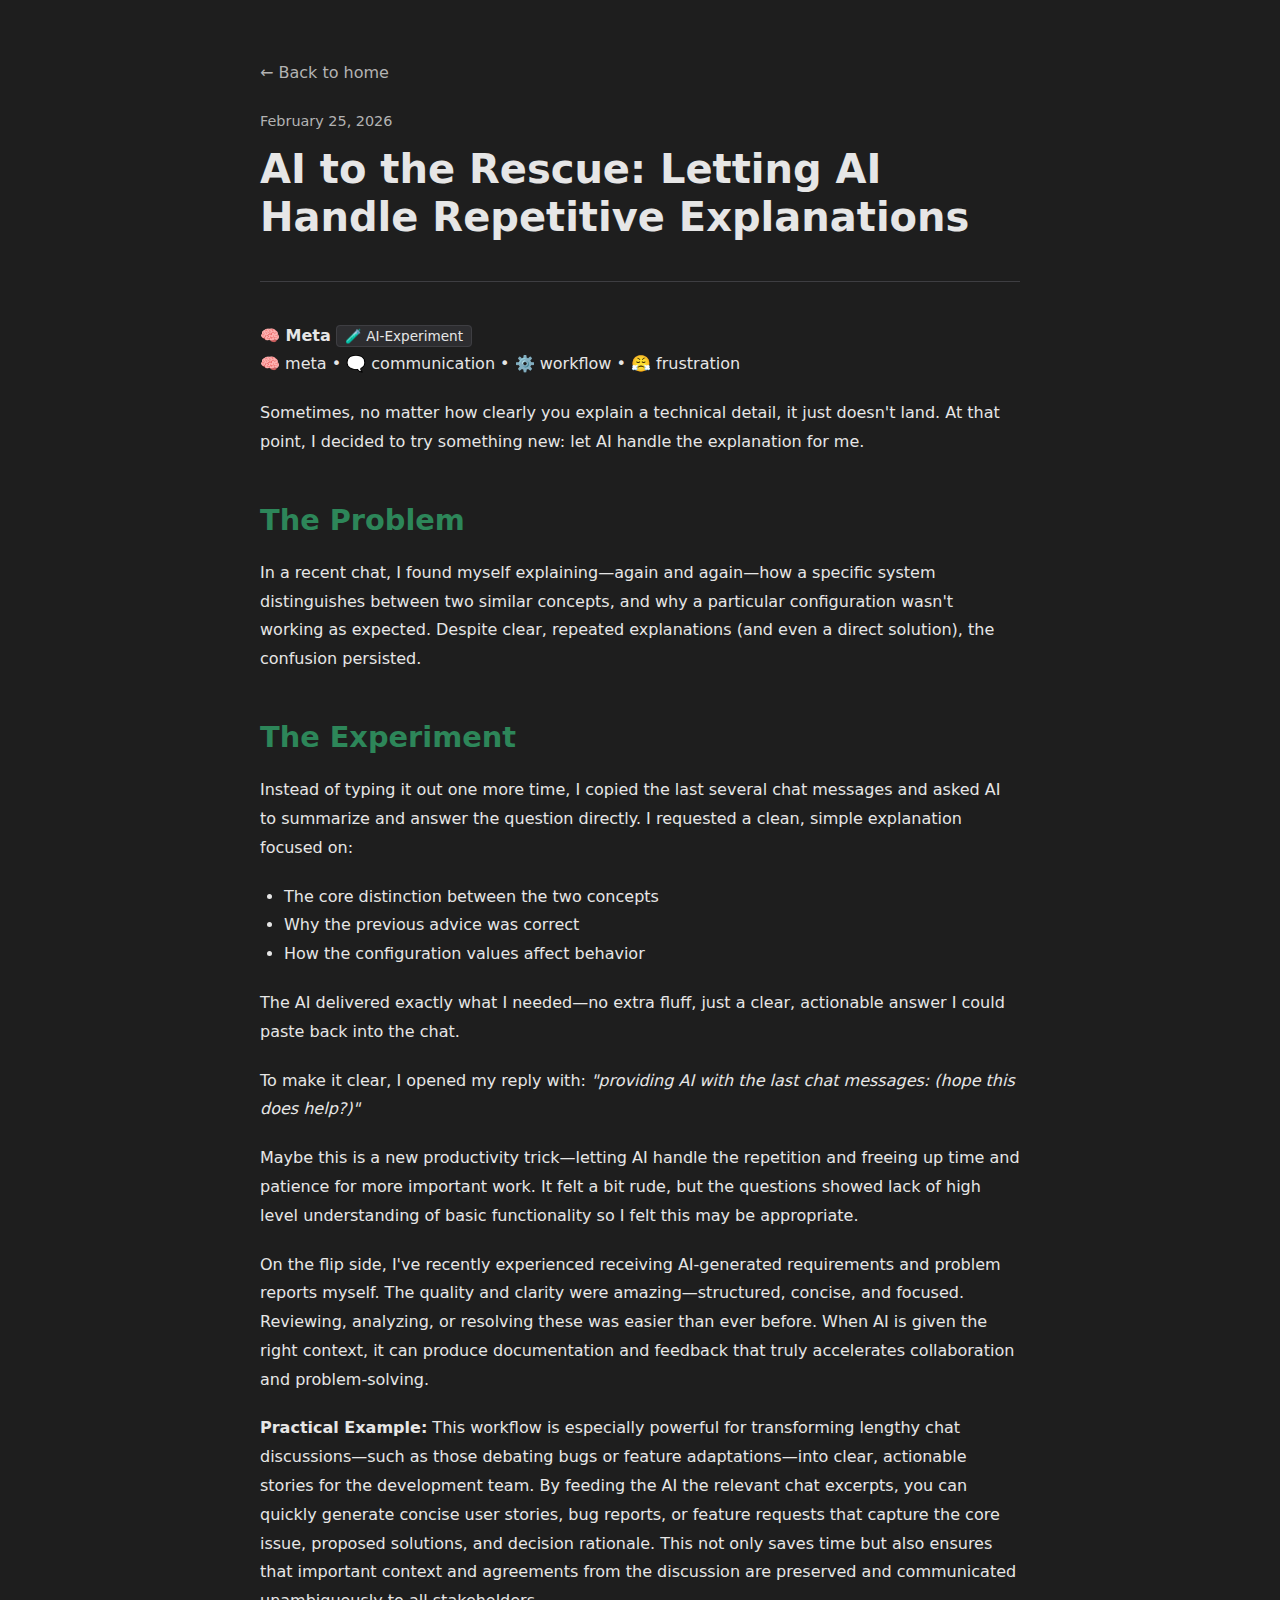
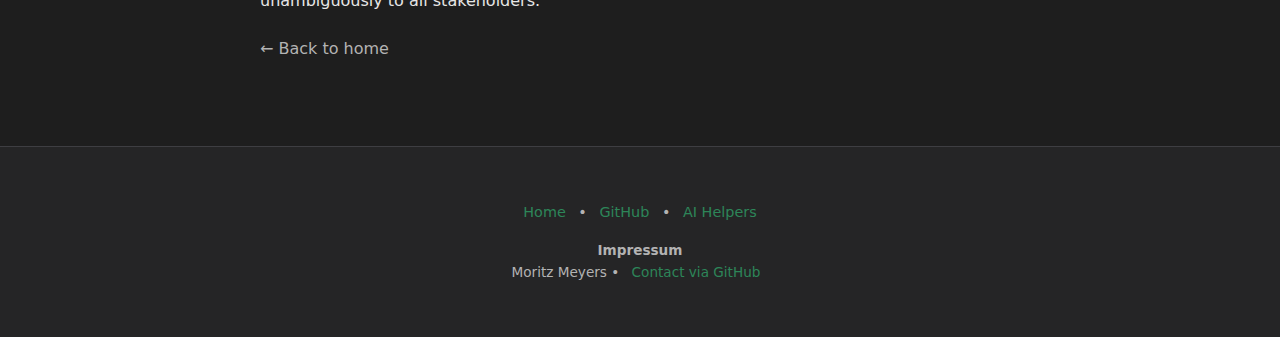
<file: posts/ai-to-the-rescue.html>
<!DOCTYPE html>
<html lang="en">
<head>
<meta charset="utf-8"/>
<meta content="width=device-width,initial-scale=1" name="viewport"/>
<title>AI to the Rescue: Letting AI Handle Repetitive Explanations - Evergreen Gaming</title>
<link href="../style.css" rel="stylesheet"/>
<script src="../tags-config.js"></script>
<script src="../post-helper.js"></script>
<style>
  .post-content {
    max-width: 800px;
    margin: 0 auto;
    padding: 60px 20px;
  }
  .post-header {
    margin-bottom: 40px;
    padding-bottom: 24px;
    border-bottom: 1px solid var(--border);
  }
  .post-content h1 {
    margin: 0 0 16px;
    font-size: 2.5rem;
    line-height: 1.2;
  }
  .post-content h2 {
    margin: 40px 0 16px;
    color: var(--accent);
    font-size: 1.8rem;
  }
  .post-content h3 {
    margin: 32px 0 12px;
    font-size: 1.3rem;
  }
  .post-content p {
    margin: 0 0 20px;
    line-height: 1.8;
  }
  .post-content ul, .post-content ol {
    margin: 0 0 20px;
    padding-left: 24px;
    line-height: 1.8;
  }
  .post-content code {
    padding: 2px 6px;
    background: var(--panel2);
    border: 1px solid var(--border);
    border-radius: 4px;
    font-family: 'Courier New', monospace;
    font-size: 0.9em;
  }
  .back-link {
    display: inline-block;
    margin-bottom: 24px;
    color: var(--muted);
  }
  .back-link:hover {
    color: var(--accent);
  }
</style>
</head>
<body>
<div class="post-content">
<a class="back-link" href="../index.html">← Back to home</a>
<header class="post-header">
<div class="post-meta">
<time datetime="2026-02-25">February 25, 2026</time>
      </div>
<h1>AI to the Rescue: Letting AI Handle Repetitive Explanations</h1>
</header>
<article>
<p><span data-post-topic></span> <span data-post-project></span><br/>
<span data-post-tags></span></p>
<p>Sometimes, no matter how clearly you explain a technical detail, it just doesn't land. At that point, I decided to try something new: let AI handle the explanation for me.</p>
<h2>The Problem</h2>
<p>In a recent chat, I found myself explaining—again and again—how a specific system distinguishes between two similar concepts, and why a particular configuration wasn't working as expected. Despite clear, repeated explanations (and even a direct solution), the confusion persisted.</p>
<h2>The Experiment</h2>
<p>Instead of typing it out one more time, I copied the last several chat messages and asked AI to summarize and answer the question directly. I requested a clean, simple explanation focused on:</p>
<ul>
  <li>The core distinction between the two concepts</li>
  <li>Why the previous advice was correct</li>
  <li>How the configuration values affect behavior</li>
</ul>
<p>The AI delivered exactly what I needed—no extra fluff, just a clear, actionable answer I could paste back into the chat.</p>
<p>To make it clear, I opened my reply with: <em>"providing AI with the last chat messages: (hope this does help?)"</em></p>
<p>Maybe this is a new productivity trick—letting AI handle the repetition and freeing up time and patience for more important work. It felt a bit rude, but the questions showed lack of high level understanding of basic functionality so I felt this may be appropriate.</p>

<p>On the flip side, I've recently experienced receiving AI-generated requirements and problem reports myself. The quality and clarity were amazing—structured, concise, and focused. Reviewing, analyzing, or resolving these was easier than ever before. When AI is given the right context, it can produce documentation and feedback that truly accelerates collaboration and problem-solving.</p>

<p><strong>Practical Example:</strong> This workflow is especially powerful for transforming lengthy chat discussions—such as those debating bugs or feature adaptations—into clear, actionable stories for the development team. By feeding the AI the relevant chat excerpts, you can quickly generate concise user stories, bug reports, or feature requests that capture the core issue, proposed solutions, and decision rationale. This not only saves time but also ensures that important context and agreements from the discussion are preserved and communicated unambiguously to all stakeholders.</p>
</article>
<a class="back-link" href="../index.html">← Back to home</a>
</div>
<footer class="site-footer">
<div class="container">
<p>
<a href="../index.html">Home</a> • 
        <a href="https://github.com/evergreenGaming">GitHub</a> • 
        <a href="https://github.com/evergreenGaming/AIhelpers">AI Helpers</a>
</p>
<p style="margin-top: 16px; font-size: 0.85rem;">
<strong>Impressum</strong><br/>
        Moritz Meyers • <a href="https://github.com/evergreenGaming">Contact via GitHub</a>
</p>
</div>
</footer>
</body>
</html>
</file>
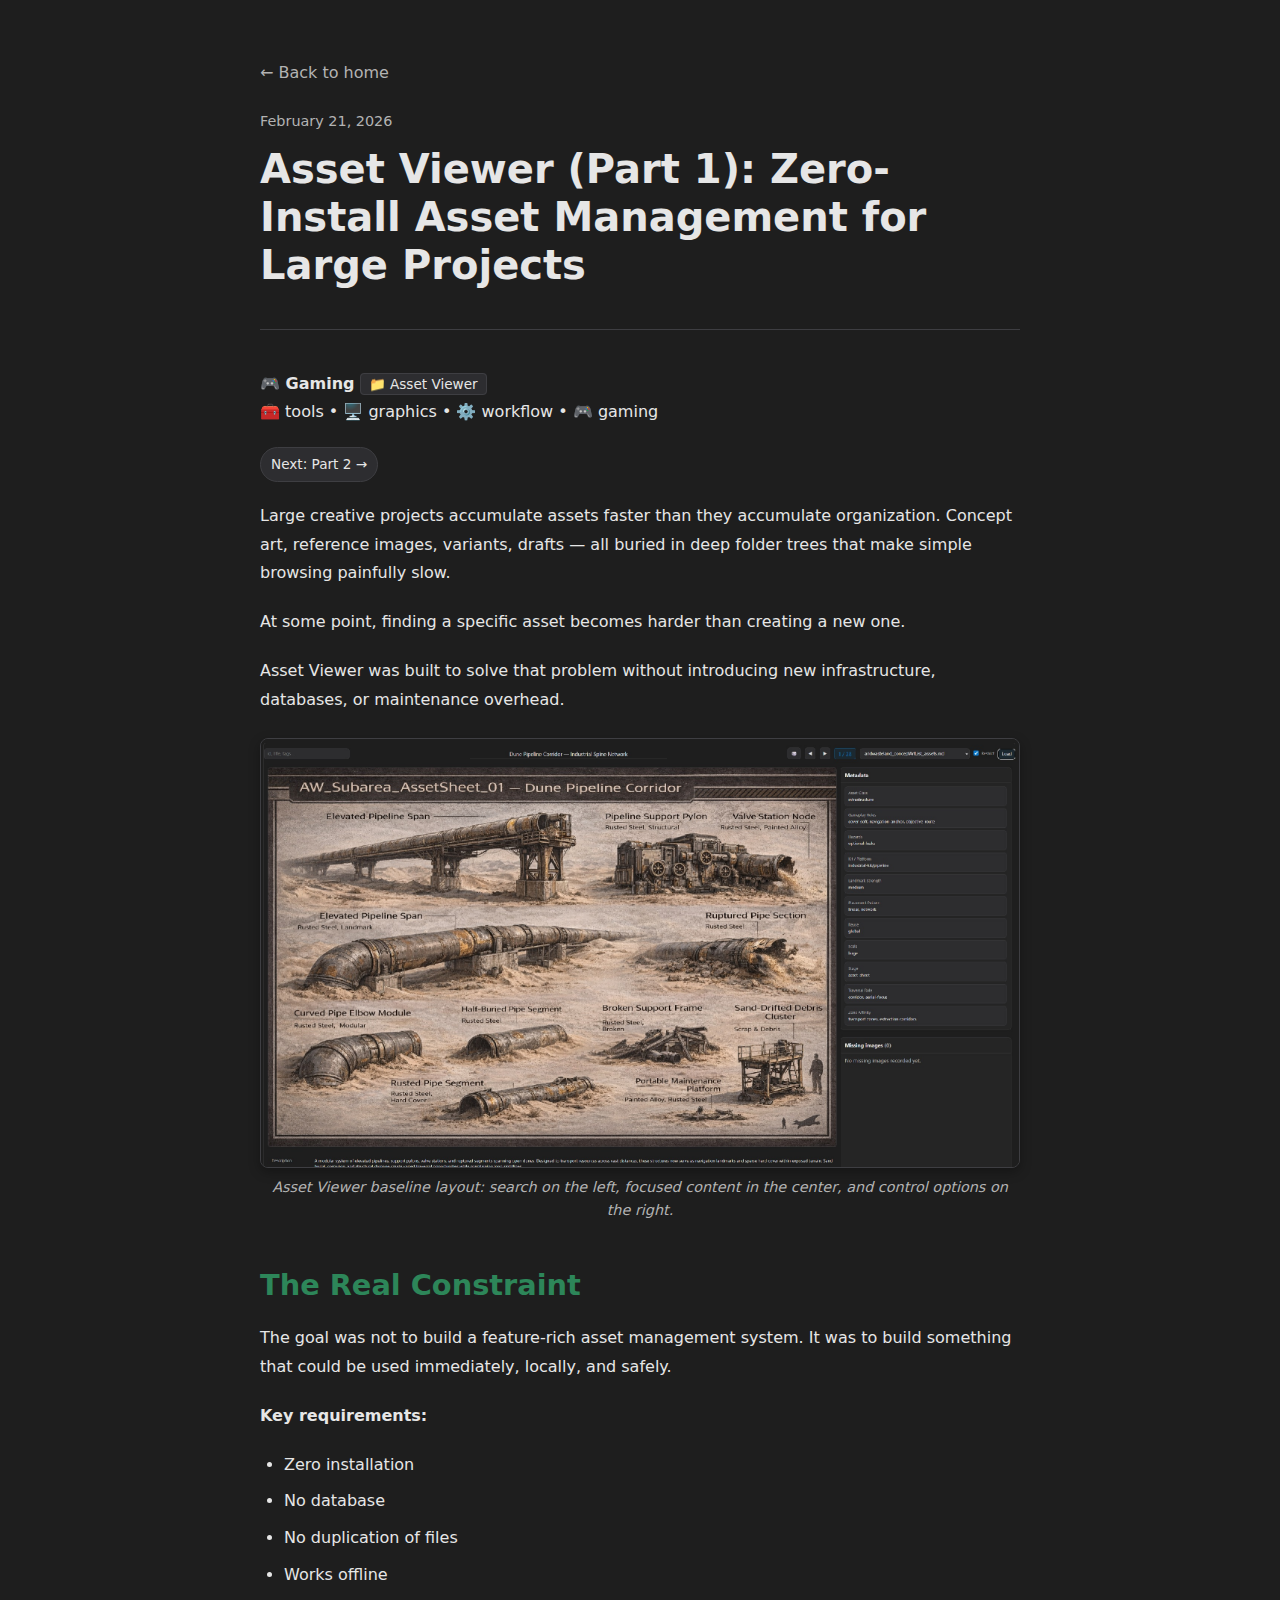
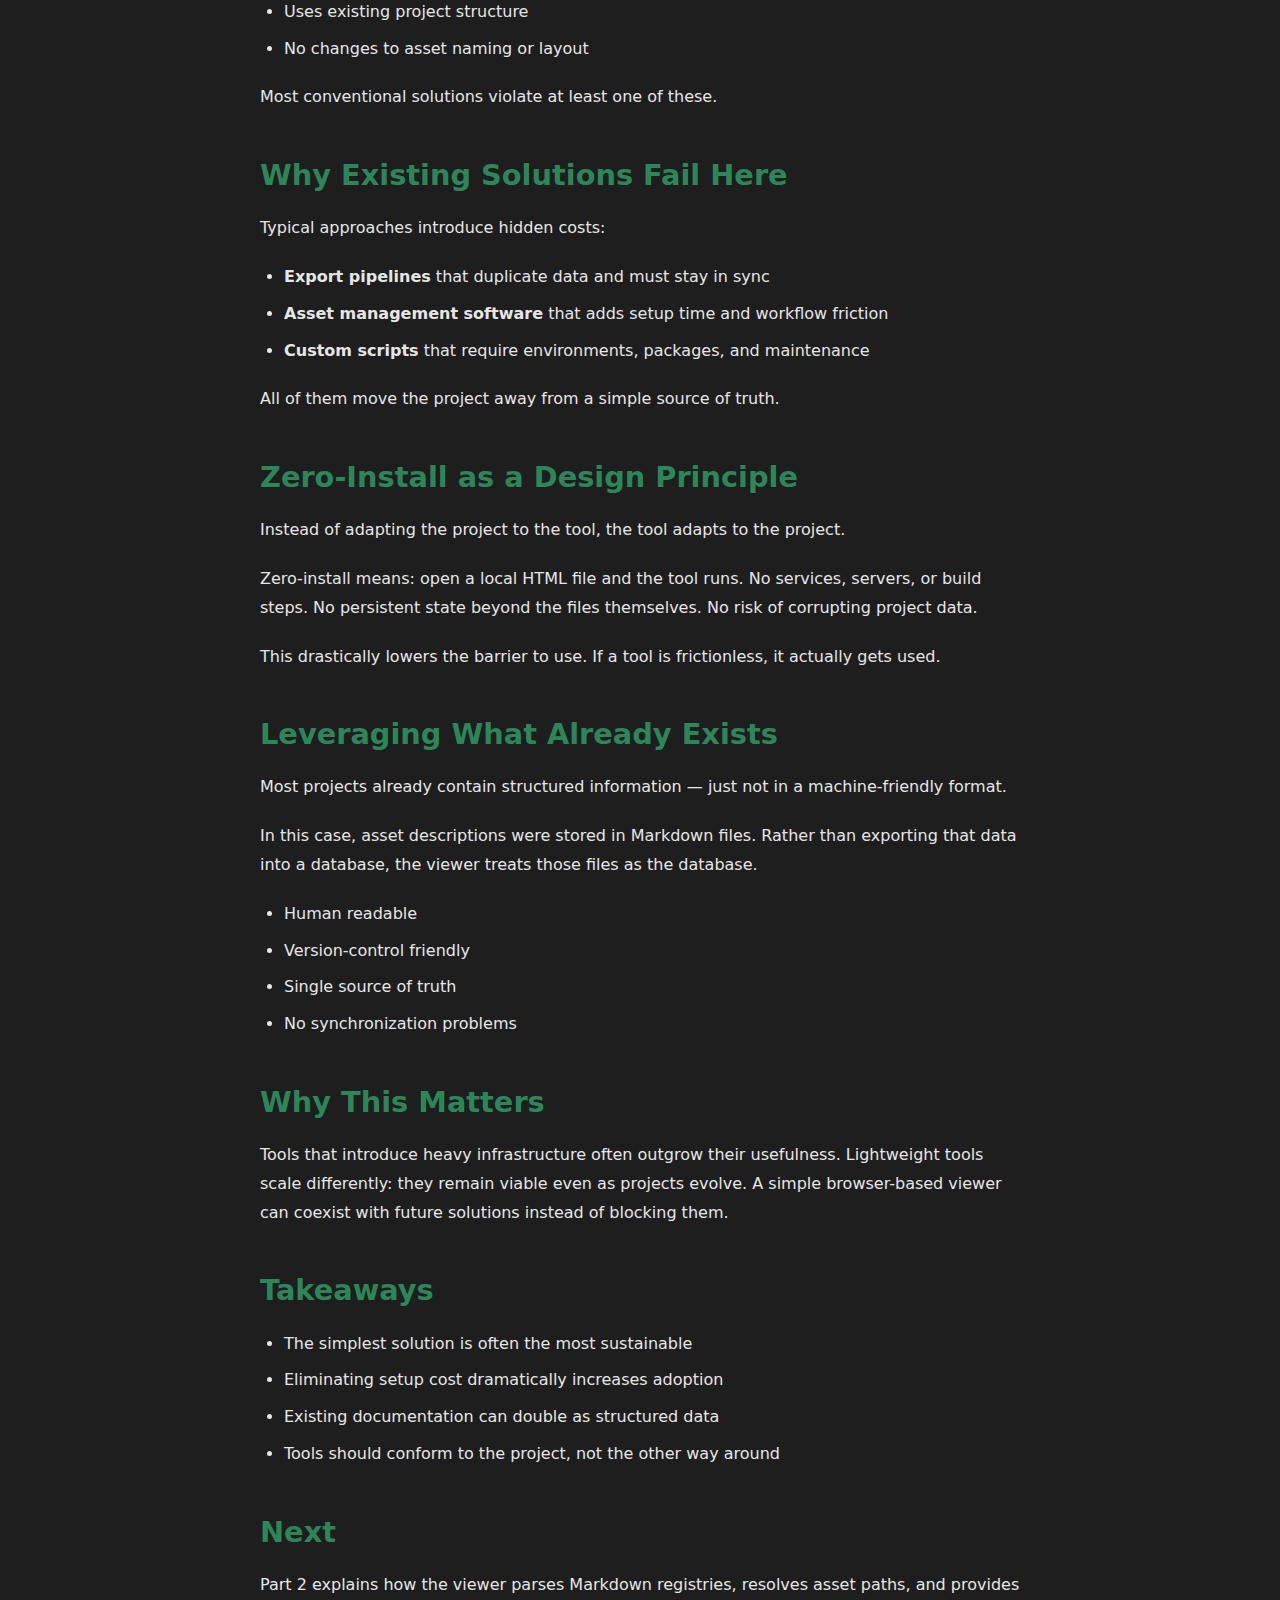
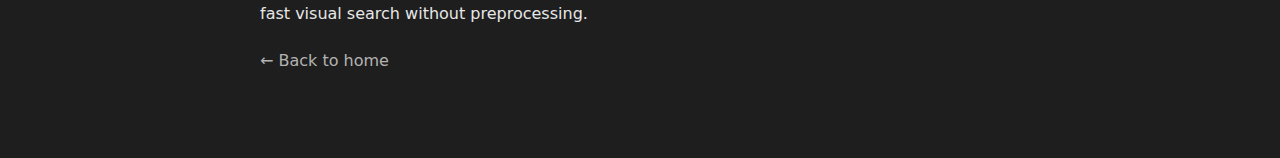
<file: posts/assetviewer-part1.html>
<!DOCTYPE html>

<html lang="en">
<head>
<meta charset="utf-8"/>
<meta content="width=device-width,initial-scale=1" name="viewport"/>
<title>Asset Viewer (Part 1): Zero-Install Asset Management for Large Projects - Evergreen Gaming</title>
<link href="../style.css" rel="stylesheet"/>
<script src="../tags-config.js"></script>
<script src="../post-helper.js"></script>
<style>
    .post-content {
      max-width: 800px;
      margin: 0 auto;
      padding: 60px 20px;
    }
    .post-header {
      margin-bottom: 40px;
      padding-bottom: 24px;
      border-bottom: 1px solid var(--border);
    }
    .post-content h1 {
      margin: 0 0 16px;
      font-size: 2.5rem;
      line-height: 1.2;
    }
    .post-content h2 {
      margin: 40px 0 16px;
      color: var(--accent);
      font-size: 1.8rem;
    }
    .post-content h3 {
      margin: 32px 0 12px;
      font-size: 1.3rem;
    }
    .post-content p {
      margin: 0 0 20px;
      line-height: 1.8;
    }
    .post-content ul, .post-content ol {
      margin: 0 0 20px;
      padding-left: 24px;
      line-height: 1.8;
    }
    .post-content li {
      margin-bottom: 8px;
    }
    :root {
      --accent: #2d8659;
      --accent-hover: #3aa36d;
    }
    .post-content code {
      padding: 2px 6px;
      background: var(--panel2);
      border: 1px solid var(--border);
      border-radius: 4px;
      font-family: 'Courier New', monospace;
      font-size: 0.9em;
    }
    .post-content pre {
      margin: 24px 0;
      padding: 16px;
      background: var(--panel2);
      border: 1px solid var(--border);
      border-radius: var(--radius);
      overflow-x: auto;
      line-height: 1.4;
    }
    .post-content pre code {
      padding: 0;
      background: transparent;
      border: none;
    }
    .post-content blockquote {
      margin: 24px 0;
      padding: 16px 20px;
      background: var(--panel);
      border-left: 4px solid var(--accent);
      border-radius: var(--radius);
      font-style: italic;
    }
    .back-link {
      display: inline-block;
      margin-bottom: 24px;
      color: var(--muted);
    }
    .back-link:hover {
      color: var(--accent);
    }
    .post-content img {
      width: 100%;
      max-width: 800px;
      height: auto;
      margin: 24px auto;
      display: block;
      border: 1px solid var(--border);
      border-radius: var(--radius);
      box-shadow: 0 4px 12px rgba(0, 0, 0, 0.3);
    }
    .image-caption {
      display: block;
      margin: -16px 0 32px;
      font-size: 0.9rem;
      color: var(--muted);
      text-align: center;
      font-style: italic;
    }
    .problem-banner {
      background: var(--panel);
      border-left: 4px solid #a04545;
      padding: 16px 20px;
      margin: 24px 0;
      border-radius: var(--radius);
    }
    .solution-banner {
      background: var(--panel);
      border-left: 4px solid var(--accent);
      padding: 16px 20px;
      margin: 24px 0;
      border-radius: var(--radius);
    }
    .feature-grid {
      display: grid;
      grid-template-columns: repeat(auto-fit, minmax(280px, 1fr));
      gap: 16px;
      margin: 24px 0;
    }
    .feature-card {
      background: var(--panel);
      border: 1px solid var(--border);
      border-radius: var(--radius);
      padding: 16px;
    }
    .feature-card h4 {
      margin: 0 0 8px;
      color: var(--accent);
    }
    .feature-card p {
      margin: 0;
      font-size: 0.95rem;
    }
    .lightbox-overlay {
      position: fixed;
      inset: 0;
      display: flex;
      align-items: center;
      justify-content: center;
      padding: 24px;
      background: rgba(0, 0, 0, 0.75);
      opacity: 0;
      pointer-events: none;
      transition: opacity 0.2s ease;
      z-index: 9999;
    }
    .lightbox-overlay.is-open {
      opacity: 1;
      pointer-events: auto;
    }
    .lightbox-img {
      max-width: min(99vw, 1800px);
      max-height: 96vh;
      border-radius: var(--radius);
      box-shadow: 0 0 140px rgba(45, 134, 89, 0.45), 0 0 320px rgba(45, 134, 89, 0.25), 0 8px 30px rgba(0, 0, 0, 0.6);
    }
  </style>
</head>
<body>
<div class="post-content">
<a class="back-link" href="../index.html">← Back to home</a>
<header class="post-header">
<div class="post-meta">
<time datetime="2026-02-21">February 21, 2026</time>
      </div>
<h1>Asset Viewer (Part 1): Zero-Install Asset Management for Large Projects</h1>
</header>
<article>
<p><span data-post-topic></span> <span data-post-project></span><br/>
<span data-post-tags></span></p>
<p class="series-nav">
  <a class="series-bubble" href="assetviewer-part2.html">Next: Part 2 →</a>
</p>
<p>Large creative projects accumulate assets faster than they accumulate organization. Concept art, reference images, variants, drafts — all buried in deep folder trees that make simple browsing painfully slow.</p>
<p>At some point, finding a specific asset becomes harder than creating a new one.</p>
<p>Asset Viewer was built to solve that problem without introducing new infrastructure, databases, or maintenance overhead.</p>
<img alt="Asset Viewer Interface" src="p5_assetViewer.jpg"/>
<span class="image-caption">Asset Viewer baseline layout: search on the left, focused content in the center, and control options on the right.</span>
<h2>The Real Constraint</h2>
<p>The goal was not to build a feature-rich asset management system. It was to build something that could be used immediately, locally, and safely.</p>
<p><strong>Key requirements:</strong></p>
<ul>
<li>Zero installation</li>
<li>No database</li>
<li>No duplication of files</li>
<li>Works offline</li>
<li>Uses existing project structure</li>
<li>No changes to asset naming or layout</li>
</ul>
<p>Most conventional solutions violate at least one of these.</p>
<h2>Why Existing Solutions Fail Here</h2>
<p>Typical approaches introduce hidden costs:</p>
<ul>
<li><strong>Export pipelines</strong> that duplicate data and must stay in sync</li>
<li><strong>Asset management software</strong> that adds setup time and workflow friction</li>
<li><strong>Custom scripts</strong> that require environments, packages, and maintenance</li>
</ul>
<p>All of them move the project away from a simple source of truth.</p>
<h2>Zero-Install as a Design Principle</h2>
<p>Instead of adapting the project to the tool, the tool adapts to the project.</p>
<p>Zero-install means: open a local HTML file and the tool runs. No services, servers, or build steps. No persistent state beyond the files themselves. No risk of corrupting project data.</p>
<p>This drastically lowers the barrier to use. If a tool is frictionless, it actually gets used.</p>
<h2>Leveraging What Already Exists</h2>
<p>Most projects already contain structured information — just not in a machine-friendly format.</p>
<p>In this case, asset descriptions were stored in Markdown files. Rather than exporting that data into a database, the viewer treats those files as the database.</p>
<ul>
<li>Human readable</li>
<li>Version-control friendly</li>
<li>Single source of truth</li>
<li>No synchronization problems</li>
</ul>
<h2>Why This Matters</h2>
<p>Tools that introduce heavy infrastructure often outgrow their usefulness. Lightweight tools scale differently: they remain viable even as projects evolve. A simple browser-based viewer can coexist with future solutions instead of blocking them.</p>
<h2>Takeaways</h2>
<ul>
<li>The simplest solution is often the most sustainable</li>
<li>Eliminating setup cost dramatically increases adoption</li>
<li>Existing documentation can double as structured data</li>
<li>Tools should conform to the project, not the other way around</li>
</ul>
<h2>Next</h2>
<p>Part 2 explains how the viewer parses Markdown registries, resolves asset paths, and provides fast visual search without preprocessing.</p>
</article>
<a class="back-link" href="../index.html">← Back to home</a>
</div>
<script>
    (function(){
      const overlay = document.createElement('div');
      overlay.className = 'lightbox-overlay';
      overlay.innerHTML = '<img class="lightbox-img" alt="Expanded image" />';
      const imgEl = overlay.querySelector('img');
      document.body.appendChild(overlay);

      const open = (src, alt) => {
        imgEl.src = src;
        imgEl.alt = alt || 'Expanded image';
        overlay.classList.add('is-open');
        document.body.style.overflow = 'hidden';
      };

      const close = () => {
        overlay.classList.remove('is-open');
        imgEl.src = '';
        document.body.style.overflow = '';
      };

      overlay.addEventListener('click', (event) => {
        if (event.target === overlay) {
          close();
        }
      });

      document.addEventListener('keydown', (event) => {
        if (event.key === 'Escape') {
          close();
        }
      });

      document.querySelectorAll('.post-content img').forEach((img) => {
        img.style.cursor = 'zoom-in';
        img.addEventListener('click', () => open(img.src, img.alt));
      });
    })();
  </script>
</body>
</html>
</file>
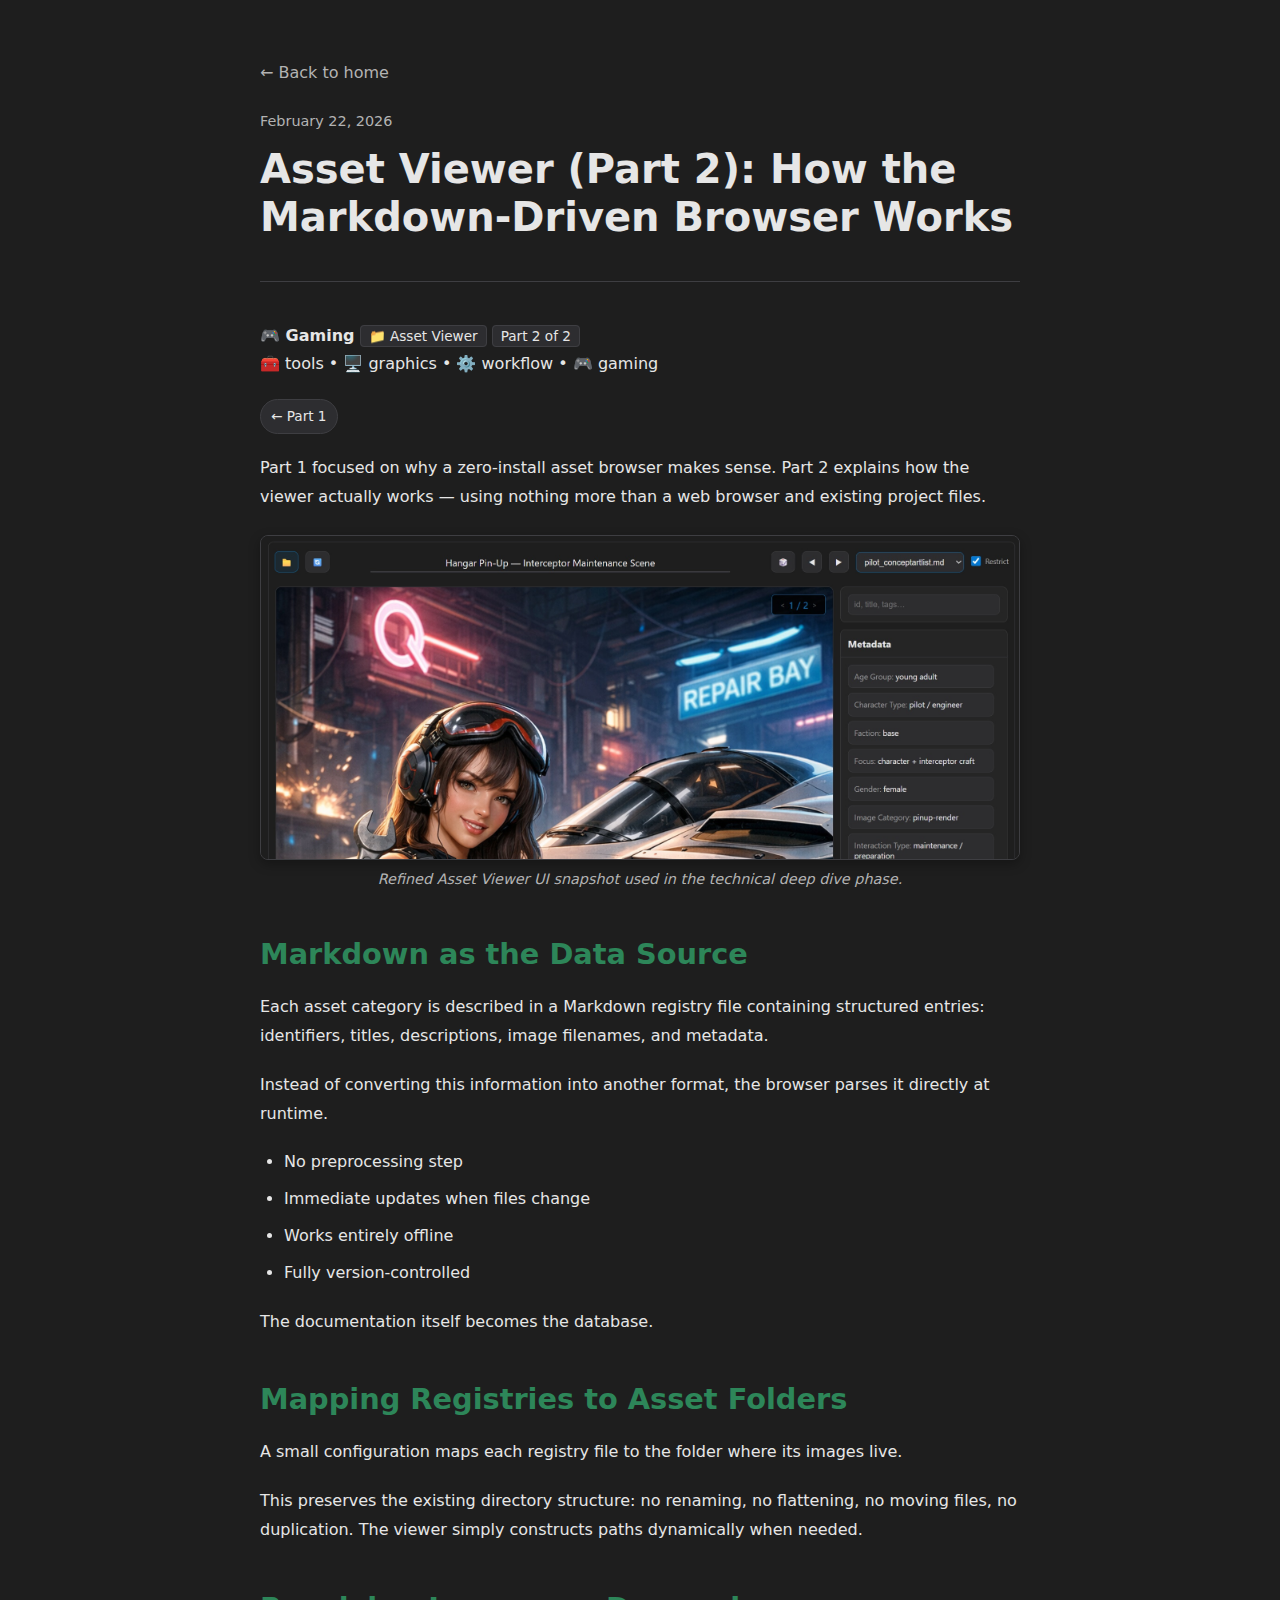
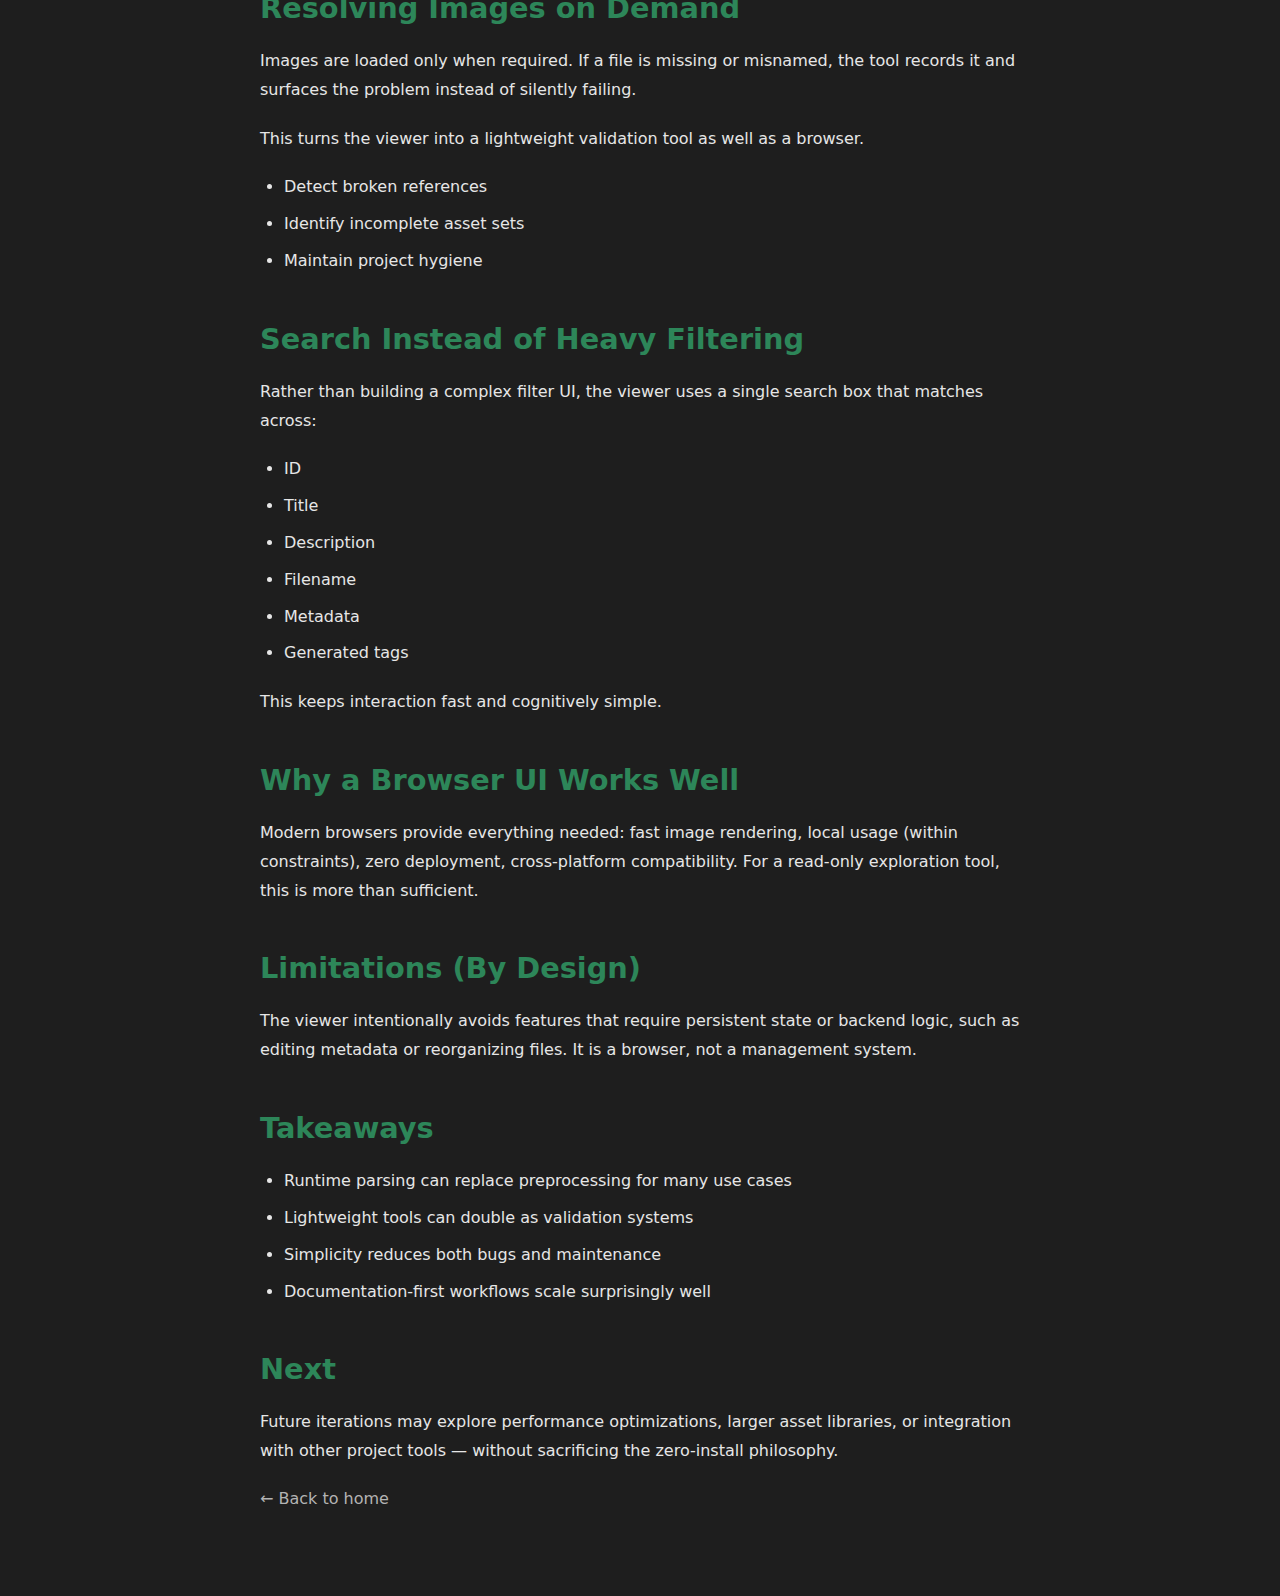
<file: posts/assetviewer-part2.html>
<!DOCTYPE html>

<html lang="en">
<head>
<meta charset="utf-8"/>
<meta content="width=device-width,initial-scale=1" name="viewport"/>
<title>Asset Viewer (Part 2): How the Markdown-Driven Browser Works - Evergreen Gaming</title>
<link href="../style.css" rel="stylesheet"/>
<script src="../tags-config.js"></script>
<script src="../post-helper.js"></script>
<style>
    .post-content {
      max-width: 800px;
      margin: 0 auto;
      padding: 60px 20px;
    }
    .post-header {
      margin-bottom: 40px;
      padding-bottom: 24px;
      border-bottom: 1px solid var(--border);
    }
    .post-content h1 {
      margin: 0 0 16px;
      font-size: 2.5rem;
      line-height: 1.2;
    }
    .post-content h2 {
      margin: 40px 0 16px;
      color: var(--accent);
      font-size: 1.8rem;
    }
    .post-content h3 {
      margin: 32px 0 12px;
      font-size: 1.3rem;
    }
    .post-content p {
      margin: 0 0 20px;
      line-height: 1.8;
    }
    .post-content ul, .post-content ol {
      margin: 0 0 20px;
      padding-left: 24px;
      line-height: 1.8;
    }
    .post-content li {
      margin-bottom: 8px;
    }
    :root {
      --accent: #2d8659;
      --accent-hover: #3aa36d;
    }
    .post-content code {
      padding: 2px 6px;
      background: var(--panel2);
      border: 1px solid var(--border);
      border-radius: 4px;
      font-family: 'Courier New', monospace;
      font-size: 0.9em;
    }
    .post-content pre {
      margin: 24px 0;
      padding: 16px;
      background: var(--panel2);
      border: 1px solid var(--border);
      border-radius: var(--radius);
      overflow-x: auto;
      line-height: 1.4;
    }
    .post-content pre code {
      padding: 0;
      background: transparent;
      border: none;
    }
    .post-content blockquote {
      margin: 24px 0;
      padding: 16px 20px;
      background: var(--panel);
      border-left: 4px solid var(--accent);
      border-radius: var(--radius);
      font-style: italic;
    }
    .back-link {
      display: inline-block;
      margin-bottom: 24px;
      color: var(--muted);
    }
    .back-link:hover {
      color: var(--accent);
    }
    .post-content img {
      width: 100%;
      max-width: 800px;
      height: auto;
      margin: 24px auto;
      display: block;
      border: 1px solid var(--border);
      border-radius: var(--radius);
      box-shadow: 0 4px 12px rgba(0, 0, 0, 0.3);
    }
    .image-caption {
      display: block;
      margin: -16px 0 32px;
      font-size: 0.9rem;
      color: var(--muted);
      text-align: center;
      font-style: italic;
    }
    .problem-banner {
      background: var(--panel);
      border-left: 4px solid #a04545;
      padding: 16px 20px;
      margin: 24px 0;
      border-radius: var(--radius);
    }
    .solution-banner {
      background: var(--panel);
      border-left: 4px solid var(--accent);
      padding: 16px 20px;
      margin: 24px 0;
      border-radius: var(--radius);
    }
    .feature-grid {
      display: grid;
      grid-template-columns: repeat(auto-fit, minmax(280px, 1fr));
      gap: 16px;
      margin: 24px 0;
    }
    .feature-card {
      background: var(--panel);
      border: 1px solid var(--border);
      border-radius: var(--radius);
      padding: 16px;
    }
    .feature-card h4 {
      margin: 0 0 8px;
      color: var(--accent);
    }
    .feature-card p {
      margin: 0;
      font-size: 0.95rem;
    }
    .lightbox-overlay {
      position: fixed;
      inset: 0;
      display: flex;
      align-items: center;
      justify-content: center;
      padding: 24px;
      background: rgba(0, 0, 0, 0.75);
      opacity: 0;
      pointer-events: none;
      transition: opacity 0.2s ease;
      z-index: 9999;
    }
    .lightbox-overlay.is-open {
      opacity: 1;
      pointer-events: auto;
    }
    .lightbox-img {
      max-width: min(99vw, 1800px);
      max-height: 96vh;
      border-radius: var(--radius);
      box-shadow: 0 0 140px rgba(45, 134, 89, 0.45), 0 0 320px rgba(45, 134, 89, 0.25), 0 8px 30px rgba(0, 0, 0, 0.6);
    }
  </style>
</head>
<body>
<div class="post-content">
<a class="back-link" href="../index.html">← Back to home</a>
<header class="post-header">
<div class="post-meta">
<time datetime="2026-02-22">February 22, 2026</time>
      </div>
<h1>Asset Viewer (Part 2): How the Markdown-Driven Browser Works</h1>
</header>
<article>
<p><span data-post-topic></span> <span data-post-project></span> <span class="post-tag">Part 2 of 2</span><br/>
<span data-post-tags></span></p>
<p class="series-nav">
  <a class="series-bubble" href="assetviewer-part1.html">← Part 1</a>
</p>
<p>Part 1 focused on why a zero-install asset browser makes sense. Part 2 explains how the viewer actually works — using nothing more than a web browser and existing project files.</p>
<img alt="Asset Viewer UI Refinement Snapshot" src="p5_assetViewer_ui.jpg"/>
<span class="image-caption">Refined Asset Viewer UI snapshot used in the technical deep dive phase.</span>
<h2>Markdown as the Data Source</h2>
<p>Each asset category is described in a Markdown registry file containing structured entries: identifiers, titles, descriptions, image filenames, and metadata.</p>
<p>Instead of converting this information into another format, the browser parses it directly at runtime.</p>
<ul>
<li>No preprocessing step</li>
<li>Immediate updates when files change</li>
<li>Works entirely offline</li>
<li>Fully version-controlled</li>
</ul>
<p>The documentation itself becomes the database.</p>
<h2>Mapping Registries to Asset Folders</h2>
<p>A small configuration maps each registry file to the folder where its images live.</p>
<p>This preserves the existing directory structure: no renaming, no flattening, no moving files, no duplication. The viewer simply constructs paths dynamically when needed.</p>
<h2>Resolving Images on Demand</h2>
<p>Images are loaded only when required. If a file is missing or misnamed, the tool records it and surfaces the problem instead of silently failing.</p>
<p>This turns the viewer into a lightweight validation tool as well as a browser.</p>
<ul>
<li>Detect broken references</li>
<li>Identify incomplete asset sets</li>
<li>Maintain project hygiene</li>
</ul>
<h2>Search Instead of Heavy Filtering</h2>
<p>Rather than building a complex filter UI, the viewer uses a single search box that matches across:</p>
<ul>
<li>ID</li>
<li>Title</li>
<li>Description</li>
<li>Filename</li>
<li>Metadata</li>
<li>Generated tags</li>
</ul>
<p>This keeps interaction fast and cognitively simple.</p>
<h2>Why a Browser UI Works Well</h2>
<p>Modern browsers provide everything needed: fast image rendering, local usage (within constraints), zero deployment, cross-platform compatibility. For a read-only exploration tool, this is more than sufficient.</p>
<h2>Limitations (By Design)</h2>
<p>The viewer intentionally avoids features that require persistent state or backend logic, such as editing metadata or reorganizing files. It is a browser, not a management system.</p>
<h2>Takeaways</h2>
<ul>
<li>Runtime parsing can replace preprocessing for many use cases</li>
<li>Lightweight tools can double as validation systems</li>
<li>Simplicity reduces both bugs and maintenance</li>
<li>Documentation-first workflows scale surprisingly well</li>
</ul>
<h2>Next</h2>
<p>Future iterations may explore performance optimizations, larger asset libraries, or integration with other project tools — without sacrificing the zero-install philosophy.</p>
</article>
<a class="back-link" href="../index.html">← Back to home</a>
</div>
<script>
    (function(){
      const overlay = document.createElement('div');
      overlay.className = 'lightbox-overlay';
      overlay.innerHTML = '<img class="lightbox-img" alt="Expanded image" />';
      const imgEl = overlay.querySelector('img');
      document.body.appendChild(overlay);

      const open = (src, alt) => {
        imgEl.src = src;
        imgEl.alt = alt || 'Expanded image';
        overlay.classList.add('is-open');
        document.body.style.overflow = 'hidden';
      };

      const close = () => {
        overlay.classList.remove('is-open');
        imgEl.src = '';
        document.body.style.overflow = '';
      };

      overlay.addEventListener('click', (event) => {
        if (event.target === overlay) {
          close();
        }
      });

      document.addEventListener('keydown', (event) => {
        if (event.key === 'Escape') {
          close();
        }
      });

      document.querySelectorAll('.post-content img').forEach((img) => {
        img.style.cursor = 'zoom-in';
        img.addEventListener('click', () => open(img.src, img.alt));
      });
    })();
  </script>
</body>
</html>
</file>
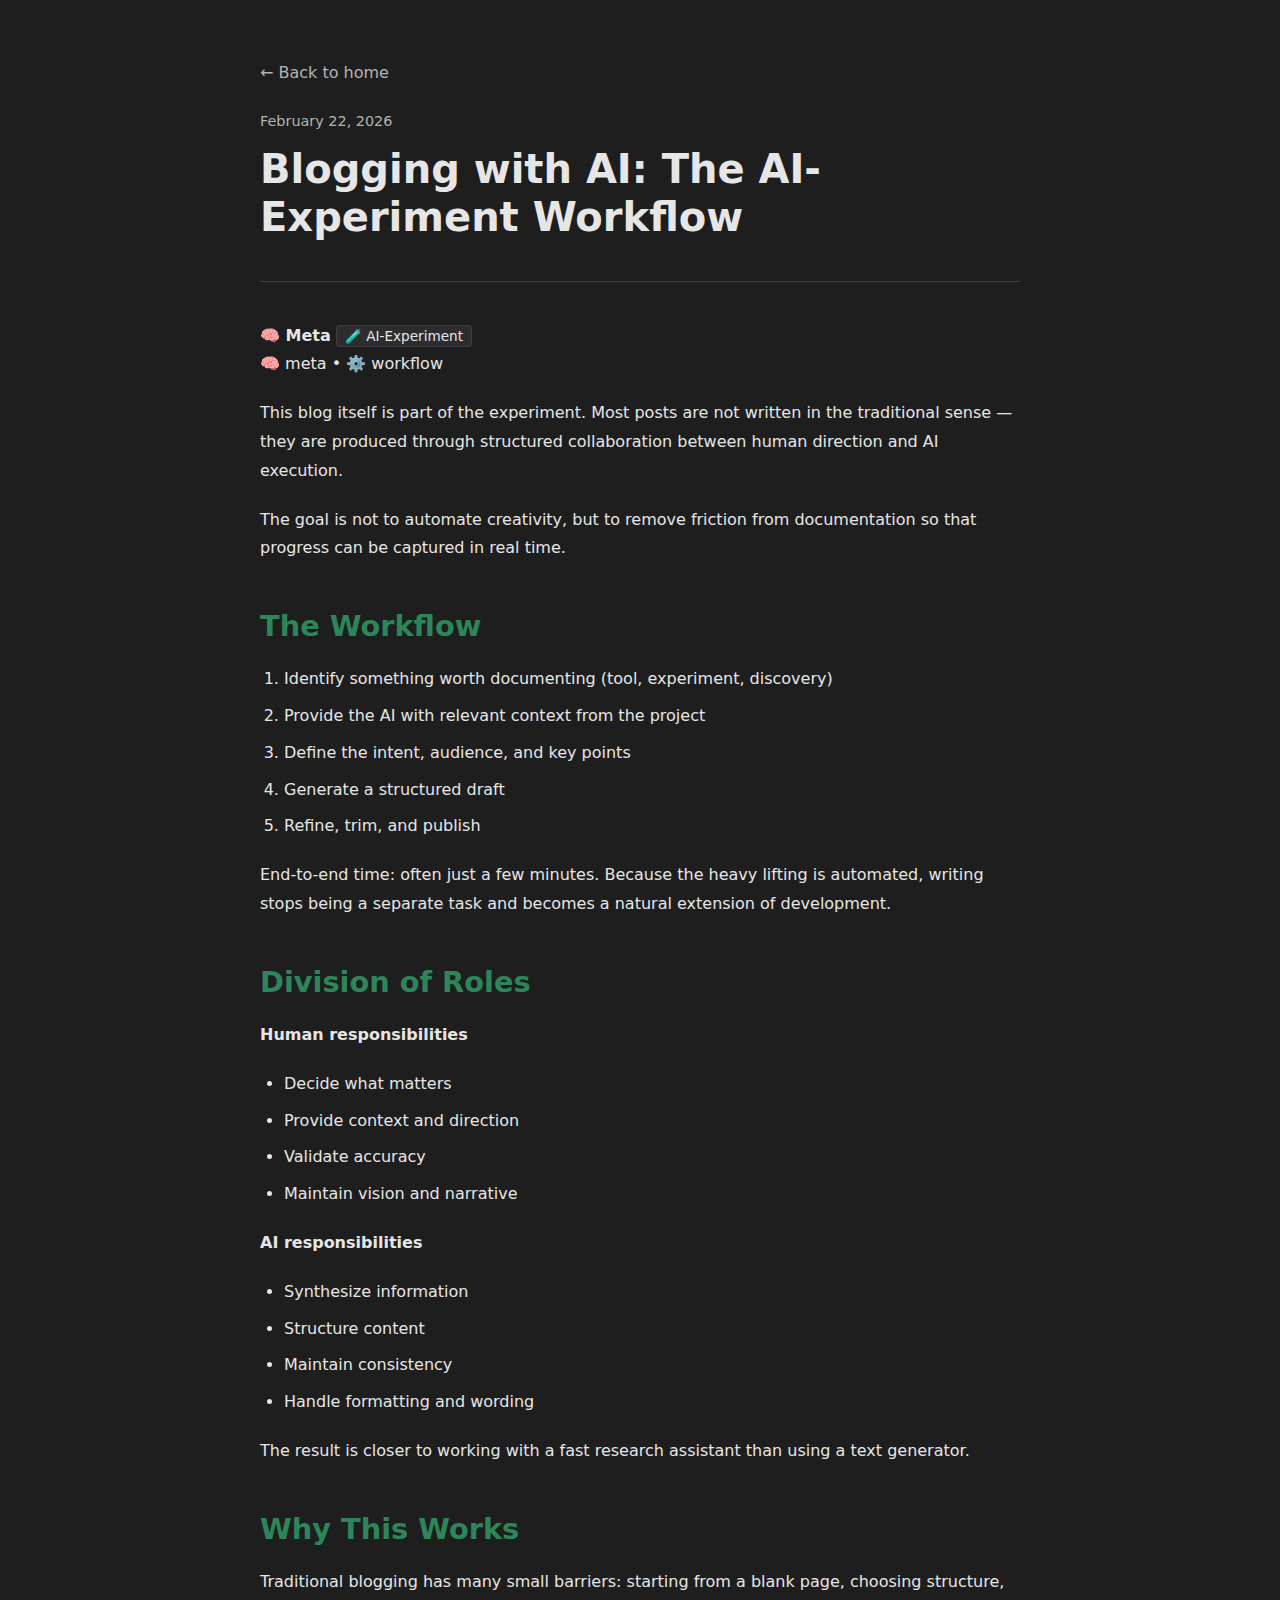
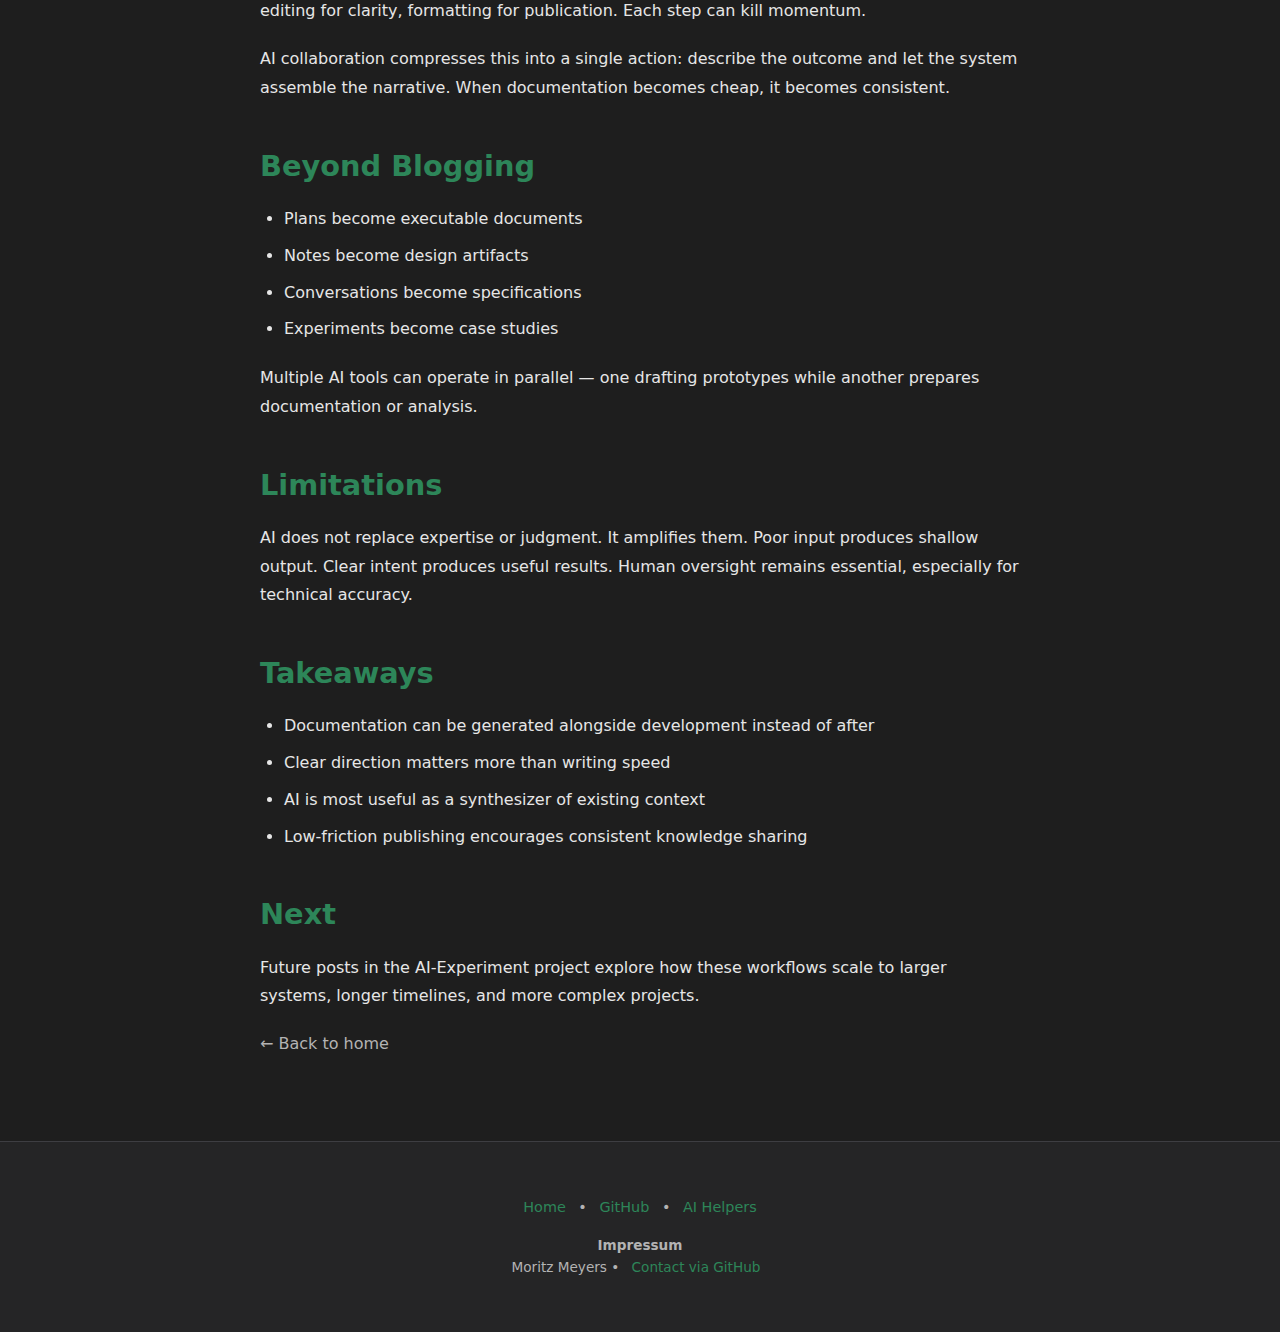
<file: posts/blogging-with-ai.html>
<!DOCTYPE html>

<html lang="en">
<head>
<meta charset="utf-8"/>
<meta content="width=device-width,initial-scale=1" name="viewport"/>
<title>Blogging with AI: The AI-Experiment Workflow - Evergreen Gaming</title>
<link href="../style.css" rel="stylesheet"/>
<script src="../tags-config.js"></script>
<script src="../post-helper.js"></script>
<style>
    .post-content {
      max-width: 800px;
      margin: 0 auto;
      padding: 60px 20px;
    }
    .post-header {
      margin-bottom: 40px;
      padding-bottom: 24px;
      border-bottom: 1px solid var(--border);
    }
    .post-content h1 {
      margin: 0 0 16px;
      font-size: 2.5rem;
      line-height: 1.2;
    }
    .post-content h2 {
      margin: 40px 0 16px;
      color: var(--accent);
      font-size: 1.8rem;
    }
    .post-content h3 {
      margin: 32px 0 12px;
      font-size: 1.3rem;
    }
    .post-content p {
      margin: 0 0 20px;
      line-height: 1.8;
    }
    .post-content ul, .post-content ol {
      margin: 0 0 20px;
      padding-left: 24px;
      line-height: 1.8;
    }
    .post-content li {
      margin-bottom: 8px;
    }
    :root {
      --accent: #2d8659;
      --accent-hover: #3aa36d;
    }
    .post-content code {
      padding: 2px 6px;
      background: var(--panel2);
      border: 1px solid var(--border);
      border-radius: 4px;
      font-family: 'Courier New', monospace;
      font-size: 0.9em;
    }
    .post-content blockquote {
      margin: 24px 0;
      padding: 16px 20px;
      background: var(--panel);
      border-left: 4px solid var(--accent);
      border-radius: var(--radius);
      font-style: italic;
    }
    .back-link {
      display: inline-block;
      margin-bottom: 24px;
      color: var(--muted);
    }
    .back-link:hover {
      color: var(--accent);
    }
  </style>
</head>
<body>
<div class="post-content">
<a class="back-link" href="../index.html">← Back to home</a>
<header class="post-header">
<div class="post-meta">
<time datetime="2026-02-22">February 22, 2026</time>
      </div>
<h1>Blogging with AI: The AI-Experiment Workflow</h1>
</header>
<article>
<p><span data-post-topic></span> <span data-post-project></span><br/>
<span data-post-tags></span></p>
<p>This blog itself is part of the experiment. Most posts are not written in the traditional sense — they are produced through structured collaboration between human direction and AI execution.</p>
<p>The goal is not to automate creativity, but to remove friction from documentation so that progress can be captured in real time.</p>
<h2>The Workflow</h2>
<ol>
<li>Identify something worth documenting (tool, experiment, discovery)</li>
<li>Provide the AI with relevant context from the project</li>
<li>Define the intent, audience, and key points</li>
<li>Generate a structured draft</li>
<li>Refine, trim, and publish</li>
</ol>
<p>End-to-end time: often just a few minutes. Because the heavy lifting is automated, writing stops being a separate task and becomes a natural extension of development.</p>
<h2>Division of Roles</h2>
<p><strong>Human responsibilities</strong></p>
<ul>
<li>Decide what matters</li>
<li>Provide context and direction</li>
<li>Validate accuracy</li>
<li>Maintain vision and narrative</li>
</ul>
<p><strong>AI responsibilities</strong></p>
<ul>
<li>Synthesize information</li>
<li>Structure content</li>
<li>Maintain consistency</li>
<li>Handle formatting and wording</li>
</ul>
<p>The result is closer to working with a fast research assistant than using a text generator.</p>
<h2>Why This Works</h2>
<p>Traditional blogging has many small barriers: starting from a blank page, choosing structure, editing for clarity, formatting for publication. Each step can kill momentum.</p>
<p>AI collaboration compresses this into a single action: describe the outcome and let the system assemble the narrative. When documentation becomes cheap, it becomes consistent.</p>
<h2>Beyond Blogging</h2>
<ul>
<li>Plans become executable documents</li>
<li>Notes become design artifacts</li>
<li>Conversations become specifications</li>
<li>Experiments become case studies</li>
</ul>
<p>Multiple AI tools can operate in parallel — one drafting prototypes while another prepares documentation or analysis.</p>
<h2>Limitations</h2>
<p>AI does not replace expertise or judgment. It amplifies them. Poor input produces shallow output. Clear intent produces useful results. Human oversight remains essential, especially for technical accuracy.</p>
<h2>Takeaways</h2>
<ul>
<li>Documentation can be generated alongside development instead of after</li>
<li>Clear direction matters more than writing speed</li>
<li>AI is most useful as a synthesizer of existing context</li>
<li>Low-friction publishing encourages consistent knowledge sharing</li>
</ul>
<h2>Next</h2>
<p>Future posts in the AI-Experiment project explore how these workflows scale to larger systems, longer timelines, and more complex projects.</p>
</article>
<a class="back-link" href="../index.html">← Back to home</a>
</div>
<footer class="site-footer">
<div class="container">
<p>
<a href="../index.html">Home</a> • 
        <a href="https://github.com/evergreenGaming">GitHub</a> • 
        <a href="https://github.com/evergreenGaming/AIhelpers">AI Helpers</a>
</p>
<p style="margin-top: 16px; font-size: 0.85rem;">
<strong>Impressum</strong><br/>
        Moritz Meyers • <a href="https://github.com/evergreenGaming">Contact via GitHub</a>
</p>
</div>
</footer>
</body>
</html>
</file>
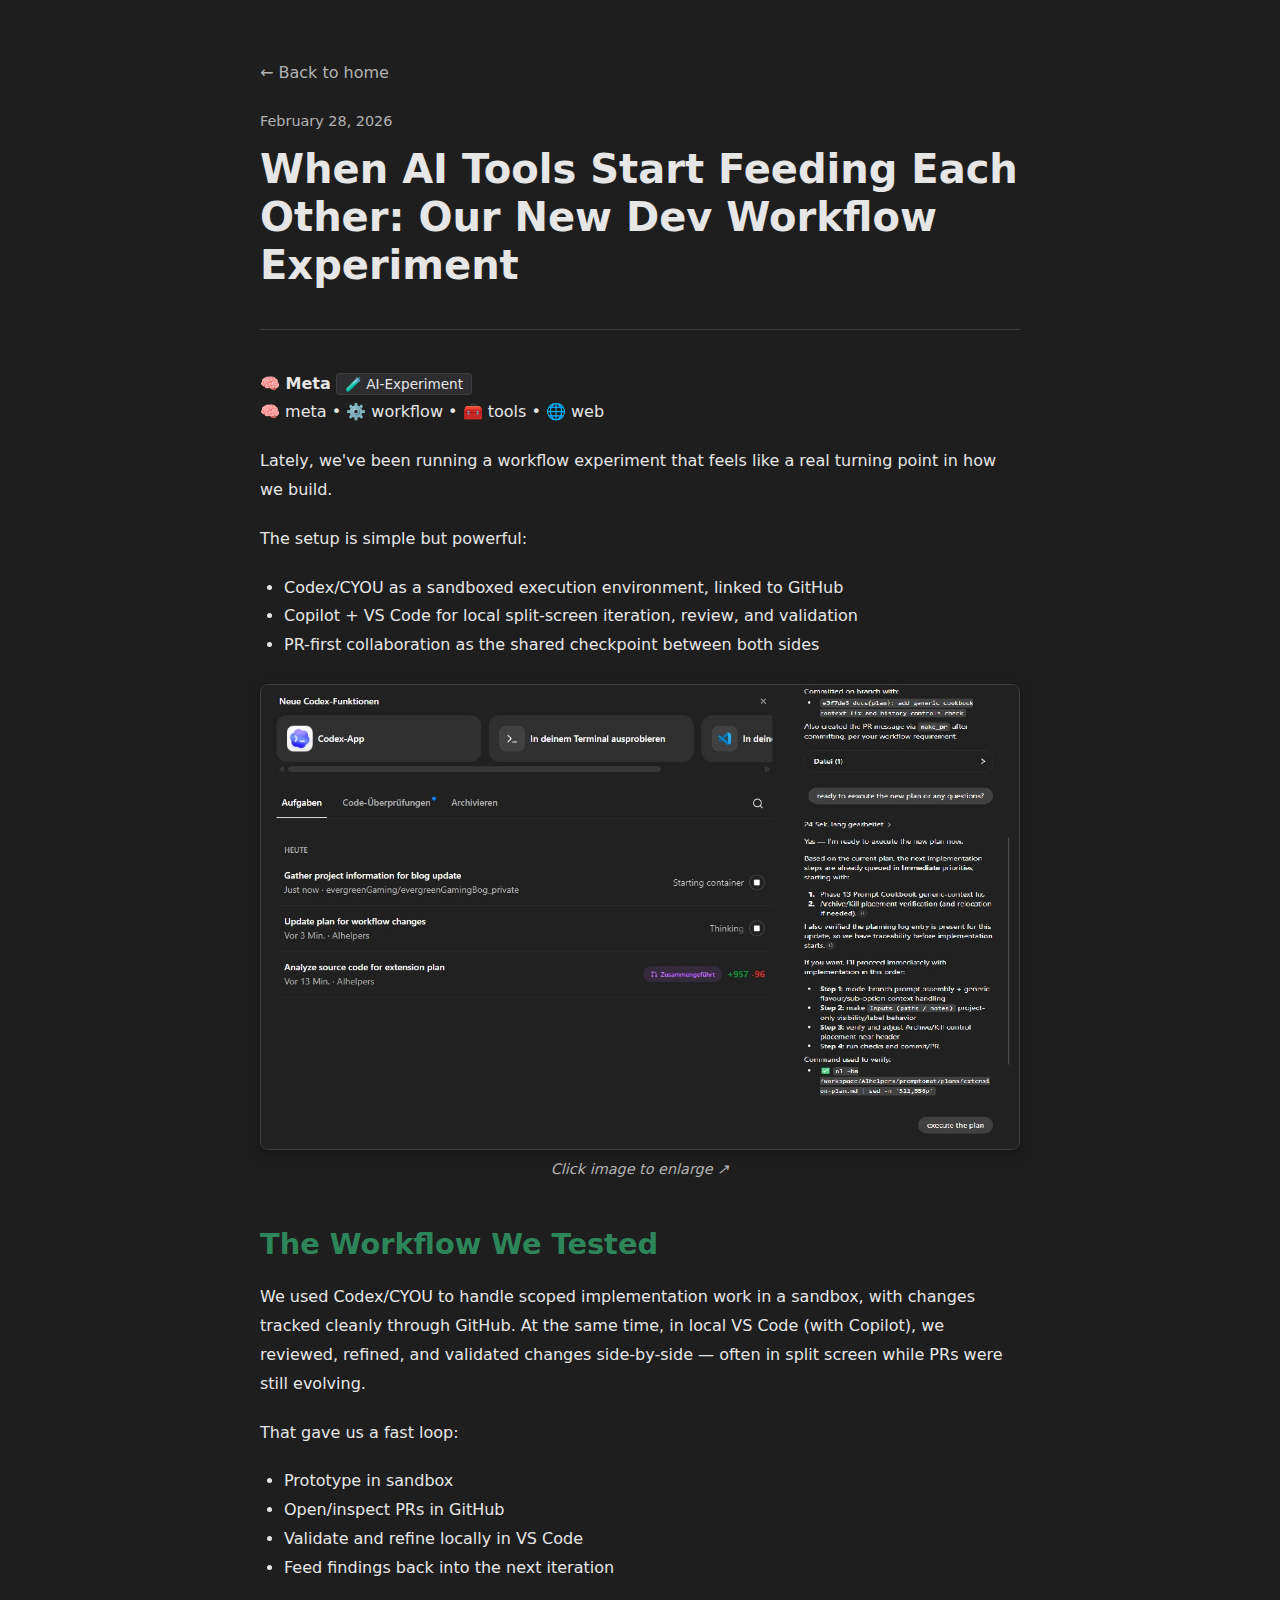
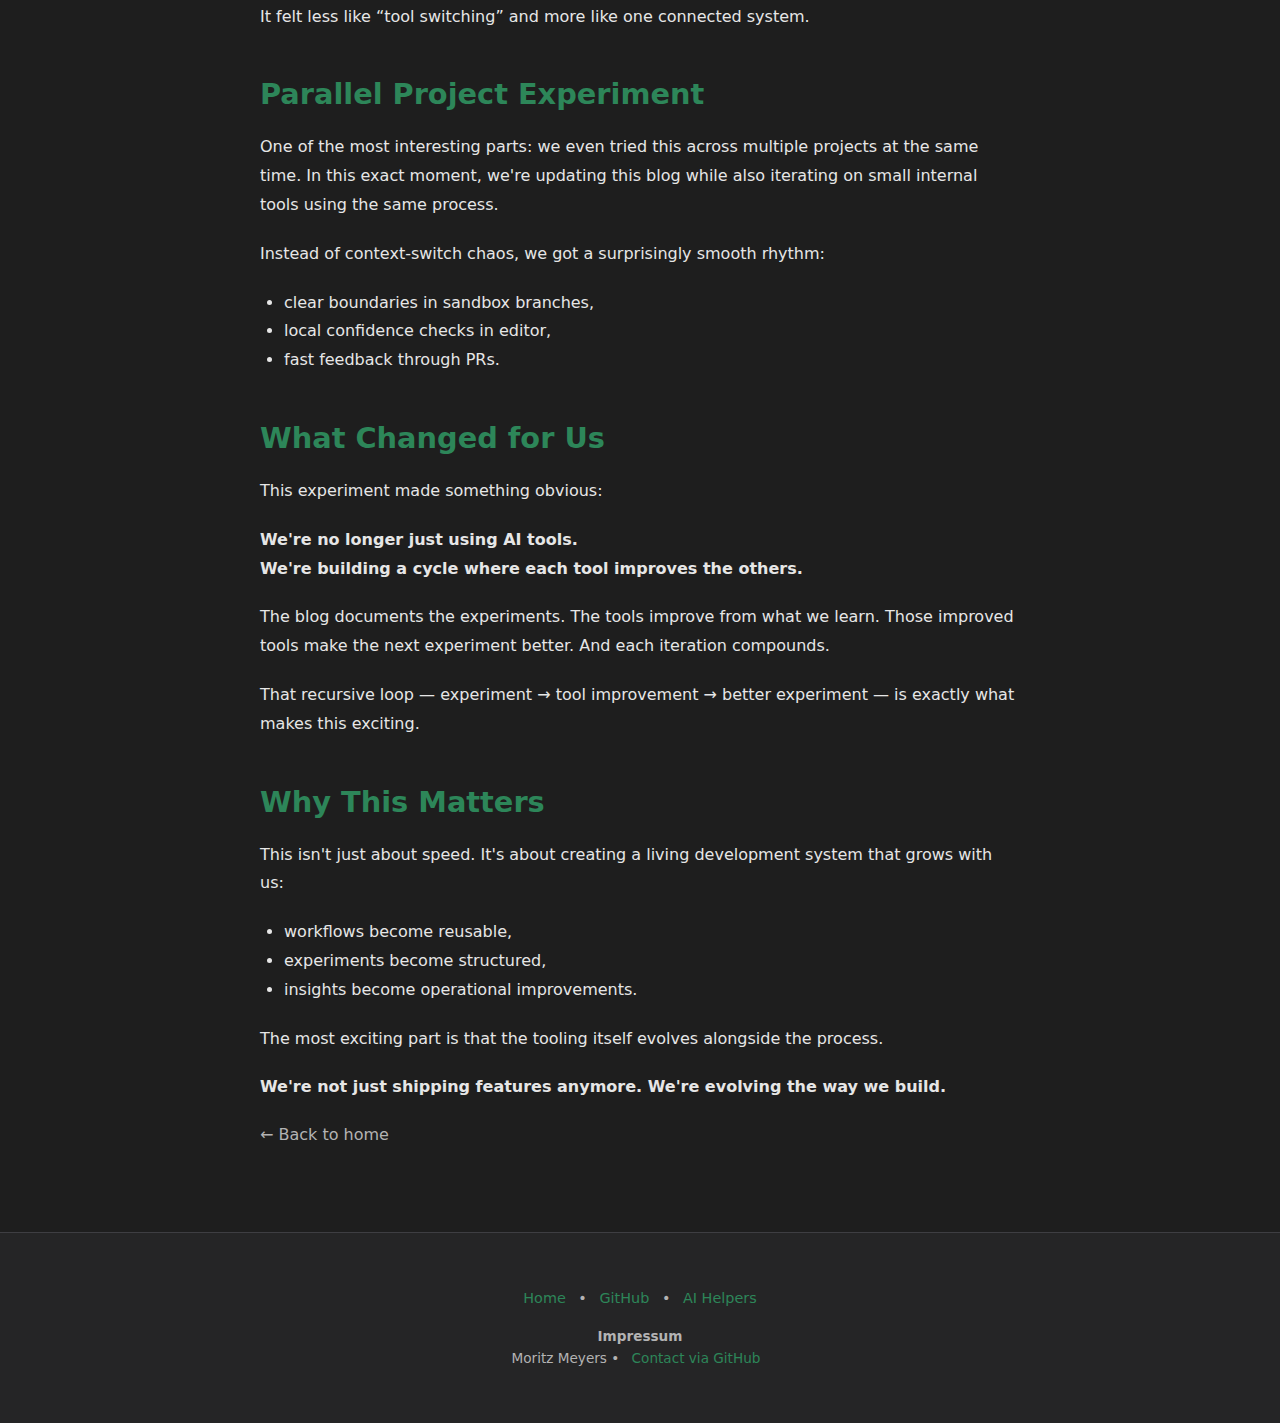
<file: posts/codex-session-workflow.html>
<!DOCTYPE html>
<html lang="en">
<head>
<meta charset="utf-8"/>
<meta content="width=device-width,initial-scale=1" name="viewport"/>
<title>When AI Tools Start Feeding Each Other: Our New Dev Workflow Experiment - Evergreen Gaming</title>
<link href="../style.css" rel="stylesheet"/>
<script src="../tags-config.js"></script>
<script src="../post-helper.js"></script>
<style>
  .post-content {
    max-width: 800px;
    margin: 0 auto;
    padding: 60px 20px;
  }
  .post-header {
    margin-bottom: 40px;
    padding-bottom: 24px;
    border-bottom: 1px solid var(--border);
  }
  .post-content h1 {
    margin: 0 0 16px;
    font-size: 2.5rem;
    line-height: 1.2;
  }
  .post-content h2 {
    margin: 40px 0 16px;
    color: var(--accent);
    font-size: 1.8rem;
  }
  .post-content p,
  .post-content li {
    line-height: 1.8;
  }
  .post-content p {
    margin: 0 0 20px;
  }
  .post-content ul {
    margin: 0 0 20px;
    padding-left: 24px;
  }
  .back-link {
    display: inline-block;
    margin-bottom: 24px;
    color: var(--muted);
  }
  .back-link:hover {
    color: var(--accent);
  }
  .post-content img {
    width: 100%;
    max-width: 800px;
    height: auto;
    margin: 24px auto;
    display: block;
    border: 1px solid var(--border);
    border-radius: var(--radius);
    box-shadow: 0 4px 12px rgba(0, 0, 0, 0.3);
    cursor: zoom-in;
  }
  .image-caption {
    display: block;
    margin: -16px 0 32px;
    font-size: 0.9rem;
    color: var(--muted);
    text-align: center;
    font-style: italic;
  }
  .lightbox-overlay {
    position: fixed;
    inset: 0;
    display: flex;
    align-items: center;
    justify-content: center;
    padding: 24px;
    background: rgba(0, 0, 0, 0.75);
    opacity: 0;
    pointer-events: none;
    transition: opacity 0.2s ease;
    z-index: 9999;
  }
  .lightbox-overlay.is-open {
    opacity: 1;
    pointer-events: auto;
  }
  .lightbox-img {
    max-width: min(99vw, 1800px);
    max-height: 96vh;
    border-radius: var(--radius);
    box-shadow: 0 0 140px rgba(45, 134, 89, 0.45), 0 0 320px rgba(45, 134, 89, 0.25), 0 8px 30px rgba(0, 0, 0, 0.6);
  }
</style>
</head>
<body>
<div class="post-content">
<a class="back-link" href="../index.html">← Back to home</a>
<header class="post-header">
<div class="post-meta">
<time datetime="2026-02-28">February 28, 2026</time>
</div>
<h1>When AI Tools Start Feeding Each Other: Our New Dev Workflow Experiment</h1>
</header>
<article>
<p><span data-post-topic></span> <span data-post-project></span><br/>
<span data-post-tags></span></p>

<p>Lately, we've been running a workflow experiment that feels like a real turning point in how we build.</p>

<p>The setup is simple but powerful:</p>
<ul>
  <li>Codex/CYOU as a sandboxed execution environment, linked to GitHub</li>
  <li>Copilot + VS Code for local split-screen iteration, review, and validation</li>
  <li>PR-first collaboration as the shared checkpoint between both sides</li>
</ul>

<img alt="Codex session workflow overview" src="p8_codexSessionWorkflow.jpg"/>
<span class="image-caption">Click image to enlarge ↗</span>

<h2>The Workflow We Tested</h2>
<p>We used Codex/CYOU to handle scoped implementation work in a sandbox, with changes tracked cleanly through GitHub. At the same time, in local VS Code (with Copilot), we reviewed, refined, and validated changes side-by-side — often in split screen while PRs were still evolving.</p>

<p>That gave us a fast loop:</p>
<ul>
  <li>Prototype in sandbox</li>
  <li>Open/inspect PRs in GitHub</li>
  <li>Validate and refine locally in VS Code</li>
  <li>Feed findings back into the next iteration</li>
</ul>

<p>It felt less like “tool switching” and more like one connected system.</p>

<h2>Parallel Project Experiment</h2>
<p>One of the most interesting parts: we even tried this across multiple projects at the same time. In this exact moment, we're updating this blog while also iterating on small internal tools using the same process.</p>

<p>Instead of context-switch chaos, we got a surprisingly smooth rhythm:</p>
<ul>
  <li>clear boundaries in sandbox branches,</li>
  <li>local confidence checks in editor,</li>
  <li>fast feedback through PRs.</li>
</ul>

<h2>What Changed for Us</h2>
<p>This experiment made something obvious:</p>

<p><strong>We're no longer just using AI tools.<br/>
We're building a cycle where each tool improves the others.</strong></p>

<p>The blog documents the experiments. The tools improve from what we learn. Those improved tools make the next experiment better. And each iteration compounds.</p>

<p>That recursive loop — experiment → tool improvement → better experiment — is exactly what makes this exciting.</p>

<h2>Why This Matters</h2>
<p>This isn't just about speed. It's about creating a living development system that grows with us:</p>
<ul>
  <li>workflows become reusable,</li>
  <li>experiments become structured,</li>
  <li>insights become operational improvements.</li>
</ul>

<p>The most exciting part is that the tooling itself evolves alongside the process.</p>

<p><strong>We're not just shipping features anymore. We're evolving the way we build.</strong></p>
</article>
<a class="back-link" href="../index.html">← Back to home</a>
</div>
<footer class="site-footer">
<div class="container">
<p>
<a href="../index.html">Home</a> •
<a href="https://github.com/evergreenGaming">GitHub</a> •
<a href="https://github.com/evergreenGaming/AIhelpers">AI Helpers</a>
</p>
<p style="margin-top: 16px; font-size: 0.85rem;">
<strong>Impressum</strong><br/>
Moritz Meyers • <a href="https://github.com/evergreenGaming">Contact via GitHub</a>
</p>
</div>
</footer>
<script>
  (() => {
    const images = Array.from(document.querySelectorAll('.post-content img'));
    if (!images.length) return;

    const overlay = document.createElement('div');
    overlay.className = 'lightbox-overlay';
    const lightboxImg = document.createElement('img');
    lightboxImg.className = 'lightbox-img';
    overlay.appendChild(lightboxImg);
    document.body.appendChild(overlay);

    const close = () => {
      overlay.classList.remove('is-open');
      lightboxImg.removeAttribute('src');
      lightboxImg.removeAttribute('alt');
      document.body.style.overflow = '';
    };

    images.forEach((img) => {
      img.addEventListener('click', () => {
        lightboxImg.src = img.currentSrc || img.src;
        lightboxImg.alt = img.alt || '';
        overlay.classList.add('is-open');
        document.body.style.overflow = 'hidden';
      });
    });

    overlay.addEventListener('click', close);
    document.addEventListener('keydown', (event) => {
      if (event.key === 'Escape') close();
    });
  })();
</script>
</body>
</html>
</file>
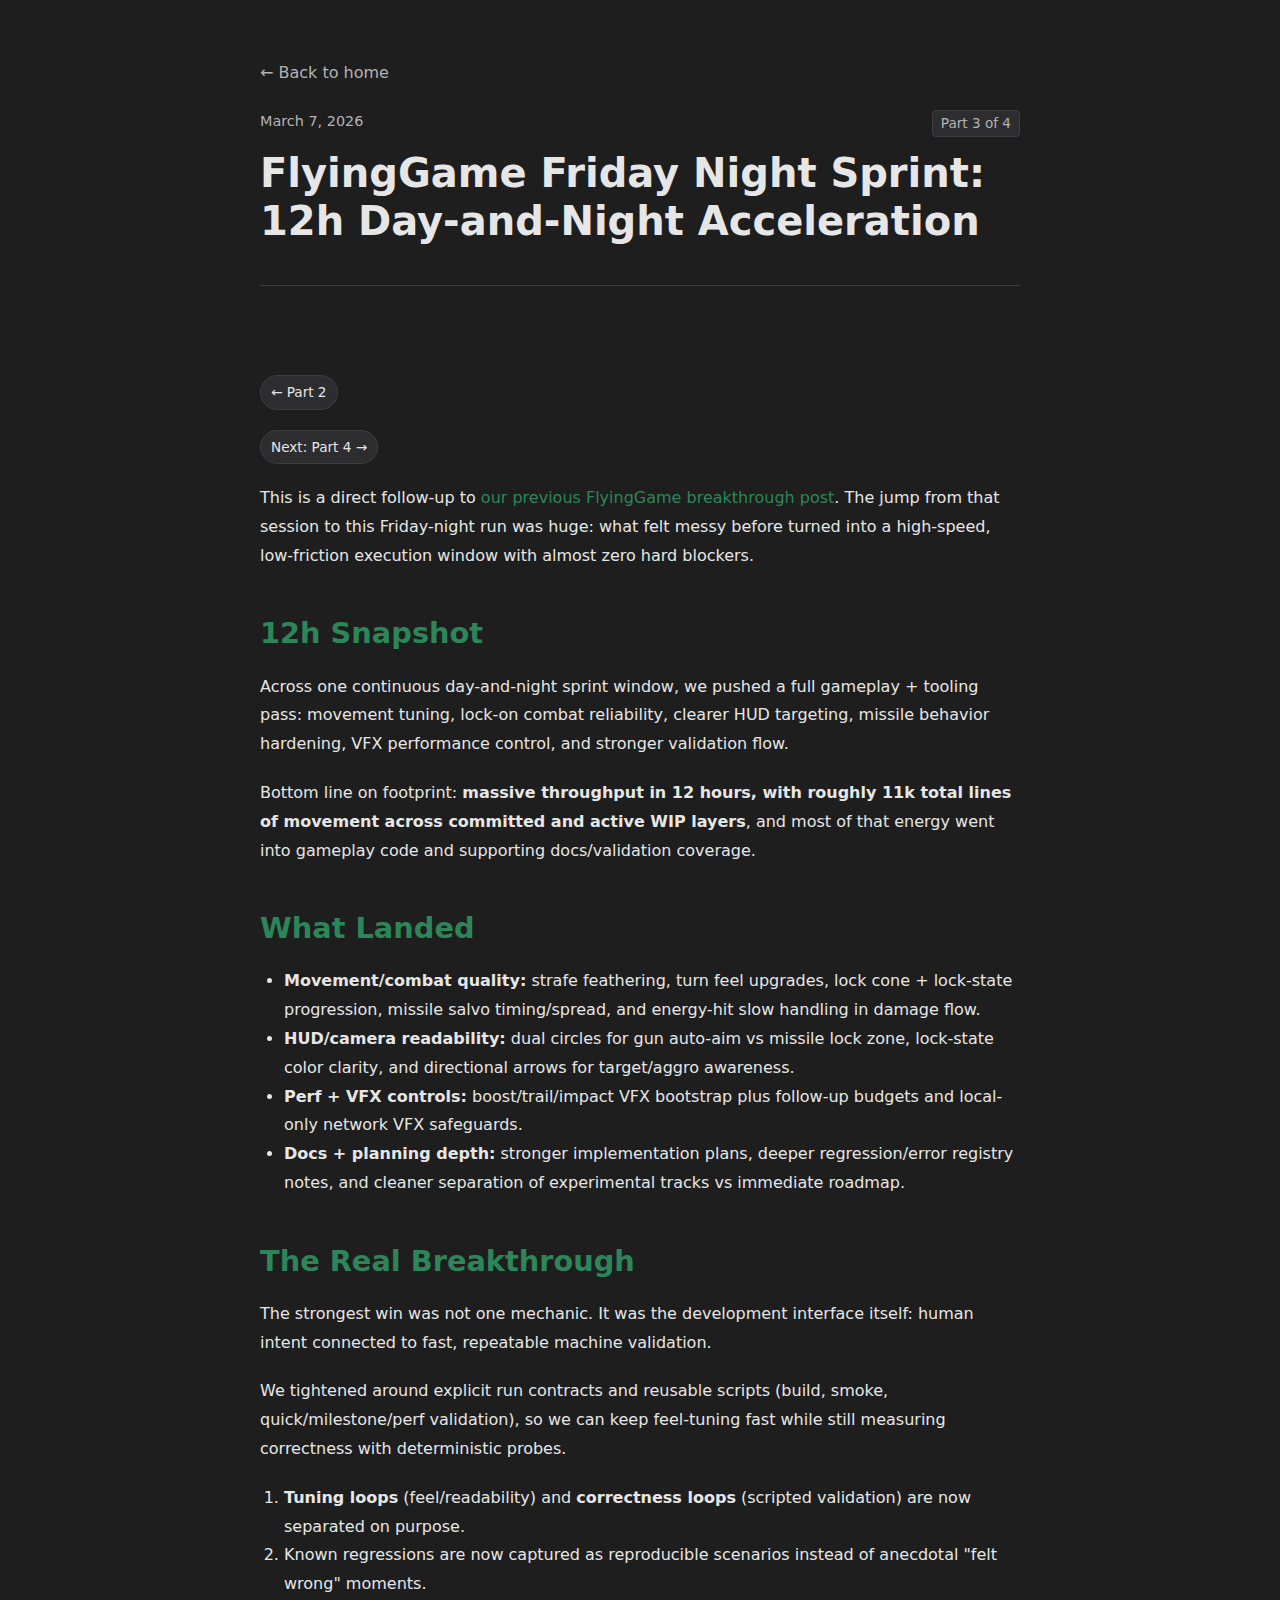
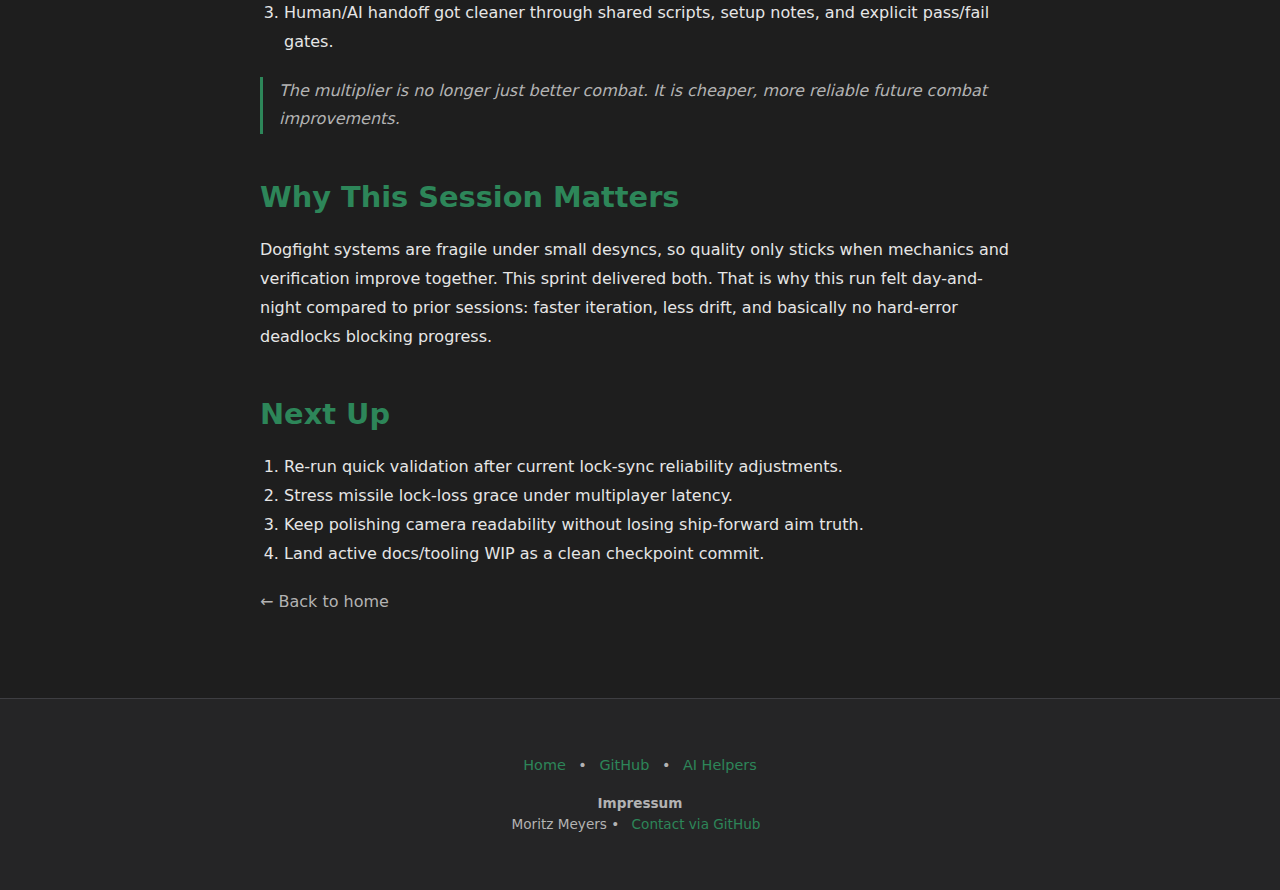
<file: posts/flyinggame-12h-sprint-report.html>
<!DOCTYPE html>
<html lang="en">
<head>
<meta charset="utf-8"/>
<meta content="width=device-width,initial-scale=1" name="viewport"/>
<title>FlyingGame Friday Night Sprint: 12h Day-and-Night Acceleration - Evergreen Gaming</title>
<link href="../style.css" rel="stylesheet"/>
<script src="../tags-config.js"></script>
<script src="../post-helper.js"></script>
<style>
  .post-content {
    max-width: 800px;
    margin: 0 auto;
    padding: 60px 20px;
  }
  .post-header {
    margin-bottom: 40px;
    padding-bottom: 24px;
    border-bottom: 1px solid var(--border);
  }
  .post-content h1 {
    margin: 0 0 16px;
    font-size: 2.5rem;
    line-height: 1.2;
  }
  .post-content h2 {
    margin: 40px 0 16px;
    color: var(--accent);
    font-size: 1.8rem;
  }
  .post-content p,
  .post-content li,
  .post-content blockquote {
    line-height: 1.8;
  }
  .post-content p,
  .post-content blockquote {
    margin: 0 0 20px;
  }
  .post-content ul,
  .post-content ol {
    margin: 0 0 20px;
    padding-left: 24px;
  }
  .back-link {
    display: inline-block;
    margin-bottom: 24px;
    color: var(--muted);
  }
  .back-link:hover {
    color: var(--accent);
  }
  blockquote {
    border-left: 3px solid var(--accent);
    padding-left: 16px;
    color: var(--muted);
    font-style: italic;
  }
</style>
</head>
<body>
<div class="post-content">
<a class="back-link" href="../index.html">← Back to home</a>
<header class="post-header">
<div class="post-meta">
<time datetime="2026-03-07">March 7, 2026</time>
<span class="post-tag">Part 3 of 4</span>
</div>
<h1>FlyingGame Friday Night Sprint: 12h Day-and-Night Acceleration</h1>
</header>
<article>
<p><span data-post-topic></span> <span data-post-project></span><br/>
<span data-post-tags></span></p>
<p class="series-nav">
  <a class="series-bubble" href="flyinggame-multiplayer-combat-breakthrough.html">&larr; Part 2</a>
</p>
<p class="series-nav">
  <a class="series-bubble" href="flyinggame-stabilization-and-first-true-dogfight-loop.html">Next: Part 4 &rarr;</a>
</p>
<p>This is a direct follow-up to <a href="flyinggame-multiplayer-combat-breakthrough.html">our previous FlyingGame breakthrough post</a>. The jump from that session to this Friday-night run was huge: what felt messy before turned into a high-speed, low-friction execution window with almost zero hard blockers.</p>

<h2>12h Snapshot</h2>
<p>Across one continuous day-and-night sprint window, we pushed a full gameplay + tooling pass: movement tuning, lock-on combat reliability, clearer HUD targeting, missile behavior hardening, VFX performance control, and stronger validation flow.</p>

<p>Bottom line on footprint: <strong>massive throughput in 12 hours, with roughly 11k total lines of movement across committed and active WIP layers</strong>, and most of that energy went into gameplay code and supporting docs/validation coverage.</p>

<h2>What Landed</h2>
<ul>
  <li><strong>Movement/combat quality:</strong> strafe feathering, turn feel upgrades, lock cone + lock-state progression, missile salvo timing/spread, and energy-hit slow handling in damage flow.</li>
  <li><strong>HUD/camera readability:</strong> dual circles for gun auto-aim vs missile lock zone, lock-state color clarity, and directional arrows for target/aggro awareness.</li>
  <li><strong>Perf + VFX controls:</strong> boost/trail/impact VFX bootstrap plus follow-up budgets and local-only network VFX safeguards.</li>
  <li><strong>Docs + planning depth:</strong> stronger implementation plans, deeper regression/error registry notes, and cleaner separation of experimental tracks vs immediate roadmap.</li>
</ul>

<h2>The Real Breakthrough</h2>
<p>The strongest win was not one mechanic. It was the development interface itself: human intent connected to fast, repeatable machine validation.</p>

<p>We tightened around explicit run contracts and reusable scripts (build, smoke, quick/milestone/perf validation), so we can keep feel-tuning fast while still measuring correctness with deterministic probes.</p>

<ol>
  <li><strong>Tuning loops</strong> (feel/readability) and <strong>correctness loops</strong> (scripted validation) are now separated on purpose.</li>
  <li>Known regressions are now captured as reproducible scenarios instead of anecdotal "felt wrong" moments.</li>
  <li>Human/AI handoff got cleaner through shared scripts, setup notes, and explicit pass/fail gates.</li>
</ol>

<blockquote>
The multiplier is no longer just better combat. It is cheaper, more reliable future combat improvements.
</blockquote>

<h2>Why This Session Matters</h2>
<p>Dogfight systems are fragile under small desyncs, so quality only sticks when mechanics and verification improve together. This sprint delivered both. That is why this run felt day-and-night compared to prior sessions: faster iteration, less drift, and basically no hard-error deadlocks blocking progress.</p>

<h2>Next Up</h2>
<ol>
  <li>Re-run quick validation after current lock-sync reliability adjustments.</li>
  <li>Stress missile lock-loss grace under multiplayer latency.</li>
  <li>Keep polishing camera readability without losing ship-forward aim truth.</li>
  <li>Land active docs/tooling WIP as a clean checkpoint commit.</li>
</ol>
</article>
<a class="back-link" href="../index.html">← Back to home</a>
</div>
<footer class="site-footer">
<div class="container">
<p>
<a href="../index.html">Home</a> •
<a href="https://github.com/evergreenGaming">GitHub</a> •
<a href="https://github.com/evergreenGaming/AIhelpers">AI Helpers</a>
</p>
<p style="margin-top: 16px; font-size: 0.85rem;">
<strong>Impressum</strong><br/>
Moritz Meyers • <a href="https://github.com/evergreenGaming">Contact via GitHub</a>
</p>
</div>
</footer>
</body>
</html>
</file>
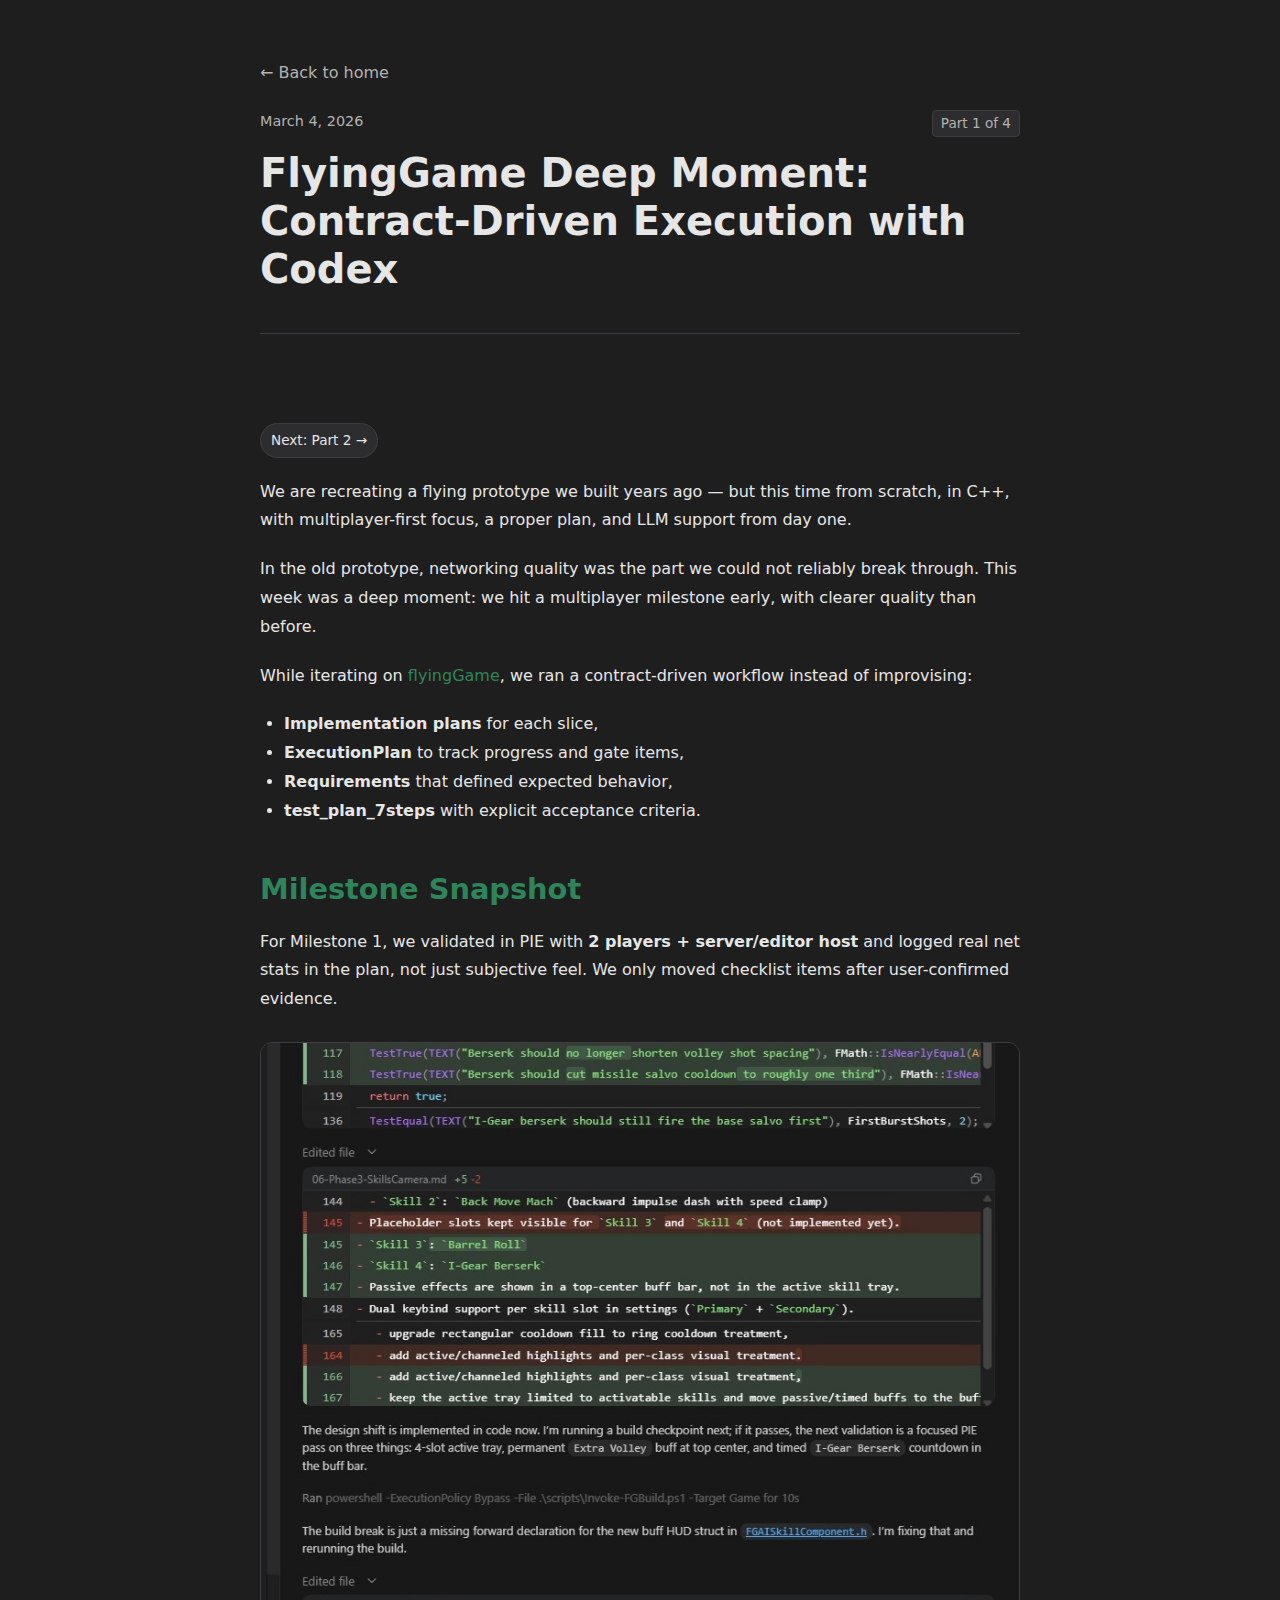
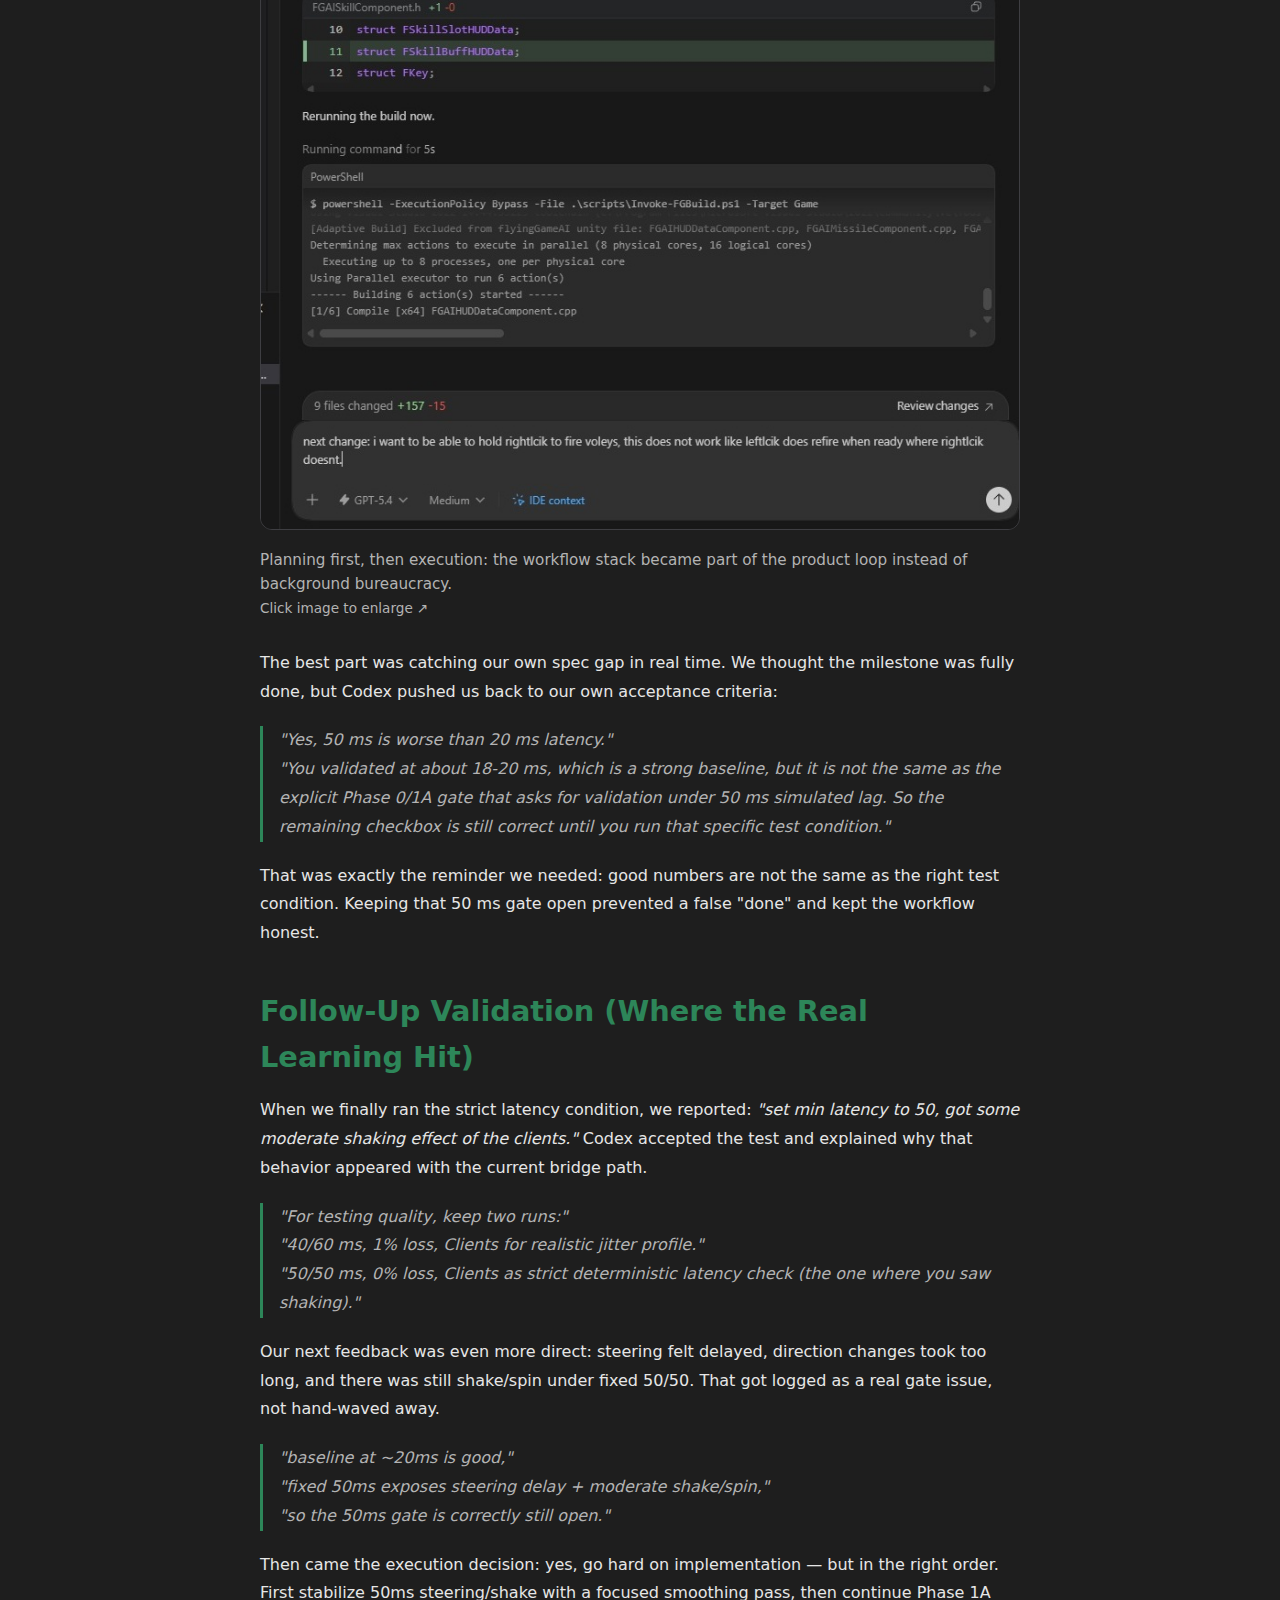
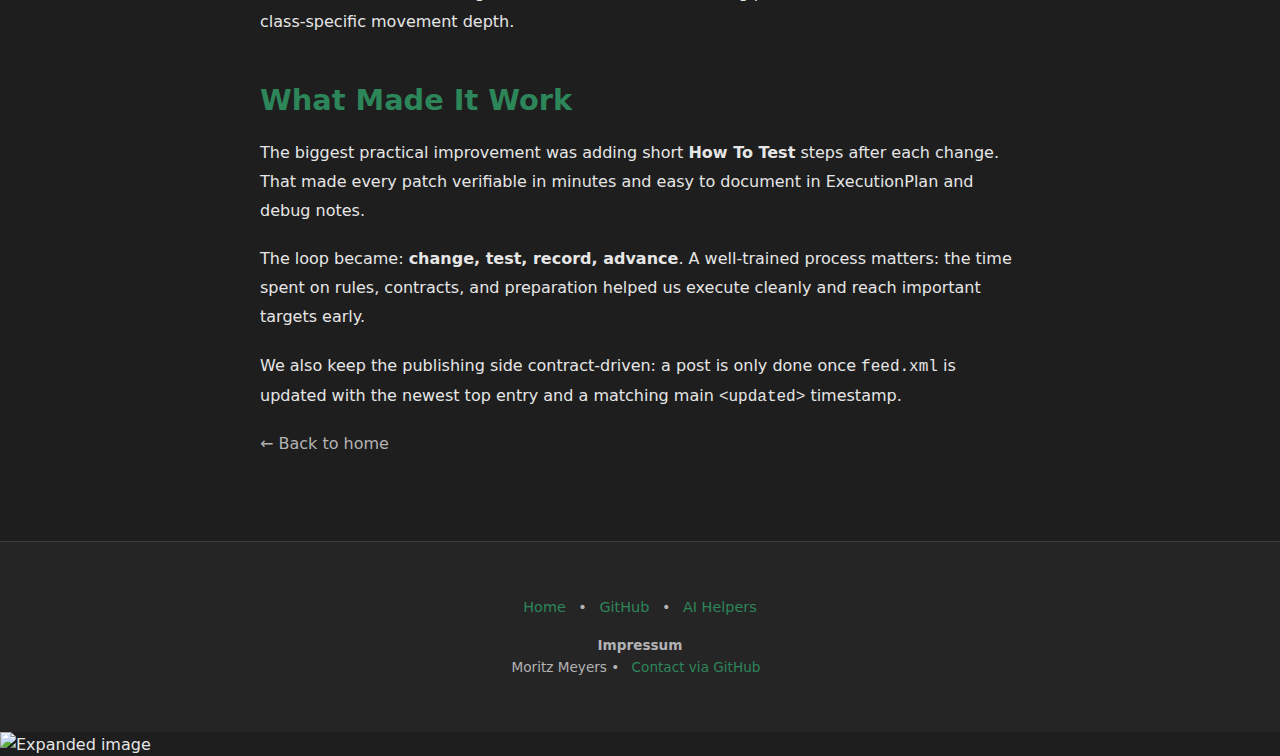
<file: posts/flyinggame-contract-driven-execution.html>
<!DOCTYPE html>
<html lang="en">
<head>
<meta charset="utf-8"/>
<meta content="width=device-width,initial-scale=1" name="viewport"/>
<title>FlyingGame Deep Moment: Contract-Driven Execution with Codex - Evergreen Gaming</title>
<link href="../style.css" rel="stylesheet"/>
<script src="../tags-config.js"></script>
<script src="../post-helper.js"></script>
<style>
  .post-content {
    max-width: 800px;
    margin: 0 auto;
    padding: 60px 20px;
  }
  .post-header {
    margin-bottom: 40px;
    padding-bottom: 24px;
    border-bottom: 1px solid var(--border);
  }
  .post-content h1 {
    margin: 0 0 16px;
    font-size: 2.5rem;
    line-height: 1.2;
  }
  .post-content h2 {
    margin: 40px 0 16px;
    color: var(--accent);
    font-size: 1.8rem;
  }
  .post-content p,
  .post-content li,
  .post-content blockquote {
    line-height: 1.8;
  }
  .post-content p,
  .post-content blockquote {
    margin: 0 0 20px;
  }
  .post-content ul {
    margin: 0 0 20px;
    padding-left: 24px;
  }
  .back-link {
    display: inline-block;
    margin-bottom: 24px;
    color: var(--muted);
  }
  .back-link:hover {
    color: var(--accent);
  }
  blockquote {
    border-left: 3px solid var(--accent);
    padding-left: 16px;
    color: var(--muted);
    font-style: italic;
  }
  .post-image {
    margin: 28px 0;
  }
  .post-image img {
    width: 100%;
    border-radius: 12px;
    border: 1px solid var(--border);
    cursor: zoom-in;
  }
  .post-image figcaption {
    margin-top: 10px;
    color: var(--muted);
    font-size: 0.95rem;
  }
  .image-hint {
    margin-top: 8px;
    color: var(--muted);
    font-size: 0.85rem;
  }
</style>
</head>
<body>
<div class="post-content">
<a class="back-link" href="../index.html">← Back to home</a>
<header class="post-header">
<div class="post-meta">
<time datetime="2026-03-04">March 4, 2026</time>
<span class="post-tag">Part 1 of 4</span>
</div>
<h1>FlyingGame Deep Moment: Contract-Driven Execution with Codex</h1>
</header>
<article>
<p><span data-post-topic></span> <span data-post-project></span><br/>
<span data-post-tags></span></p>
<p class="series-nav">
  <a class="series-bubble" href="flyinggame-multiplayer-combat-breakthrough.html">Next: Part 2 &rarr;</a>
</p>
<p>We are recreating a flying prototype we built years ago — but this time from scratch, in C++, with multiplayer-first focus, a proper plan, and LLM support from day one.</p>

<p>In the old prototype, networking quality was the part we could not reliably break through. This week was a deep moment: we hit a multiplayer milestone early, with clearer quality than before.</p>

<p>While iterating on <a href="https://github.com/evergreenGaming/flyingGame" target="_blank" rel="noopener noreferrer">flyingGame</a>, we ran a contract-driven workflow instead of improvising:</p>
<ul>
  <li><strong>Implementation plans</strong> for each slice,</li>
  <li><strong>ExecutionPlan</strong> to track progress and gate items,</li>
  <li><strong>Requirements</strong> that defined expected behavior,</li>
  <li><strong>test_plan_7steps</strong> with explicit acceptance criteria.</li>
</ul>

<h2>Milestone Snapshot</h2>
<p>For Milestone 1, we validated in PIE with <strong>2 players + server/editor host</strong> and logged real net stats in the plan, not just subjective feel. We only moved checklist items after user-confirmed evidence.</p>

<figure class="post-image">
  <img src="flyinggame-AiFollowingThePlans.jpg" alt="FlyingGame planning and AI-assisted execution flow during contract-driven development"/>
  <figcaption>Planning first, then execution: the workflow stack became part of the product loop instead of background bureaucracy.</figcaption>
  <p class="image-hint">Click image to enlarge ↗</p>
</figure>

<p>The best part was catching our own spec gap in real time. We thought the milestone was fully done, but Codex pushed us back to our own acceptance criteria:</p>

<blockquote>
"Yes, 50 ms is worse than 20 ms latency."<br/>
"You validated at about 18-20 ms, which is a strong baseline, but it is not the same as the explicit Phase 0/1A gate that asks for validation under 50 ms simulated lag. So the remaining checkbox is still correct until you run that specific test condition."
</blockquote>

<p>That was exactly the reminder we needed: good numbers are not the same as the right test condition. Keeping that 50 ms gate open prevented a false "done" and kept the workflow honest.</p>

<h2>Follow-Up Validation (Where the Real Learning Hit)</h2>
<p>When we finally ran the strict latency condition, we reported: <em>"set min latency to 50, got some moderate shaking effect of the clients."</em> Codex accepted the test and explained why that behavior appeared with the current bridge path.</p>

<blockquote>
"For testing quality, keep two runs:"<br/>
"40/60 ms, 1% loss, Clients for realistic jitter profile."<br/>
"50/50 ms, 0% loss, Clients as strict deterministic latency check (the one where you saw shaking)."
</blockquote>

<p>Our next feedback was even more direct: steering felt delayed, direction changes took too long, and there was still shake/spin under fixed 50/50. That got logged as a real gate issue, not hand-waved away.</p>

<blockquote>
"baseline at ~20ms is good,"<br/>
"fixed 50ms exposes steering delay + moderate shake/spin,"<br/>
"so the 50ms gate is correctly still open."
</blockquote>

<p>Then came the execution decision: yes, go hard on implementation — but in the right order. First stabilize 50ms steering/shake with a focused smoothing pass, then continue Phase 1A class-specific movement depth.</p>

<h2>What Made It Work</h2>
<p>The biggest practical improvement was adding short <strong>How To Test</strong> steps after each change. That made every patch verifiable in minutes and easy to document in ExecutionPlan and debug notes.</p>

<p>The loop became: <strong>change, test, record, advance</strong>. A well-trained process matters: the time spent on rules, contracts, and preparation helped us execute cleanly and reach important targets early.</p>

<p>We also keep the publishing side contract-driven: a post is only done once <code>feed.xml</code> is updated with the newest top entry and a matching main <code>&lt;updated&gt;</code> timestamp.</p>
</article>
<a class="back-link" href="../index.html">← Back to home</a>
</div>
<footer class="site-footer">
<div class="container">
<p>
<a href="../index.html">Home</a> •
<a href="https://github.com/evergreenGaming">GitHub</a> •
<a href="https://github.com/evergreenGaming/AIhelpers">AI Helpers</a>
</p>
<p style="margin-top: 16px; font-size: 0.85rem;">
<strong>Impressum</strong><br/>
Moritz Meyers • <a href="https://github.com/evergreenGaming">Contact via GitHub</a>
</p>
</div>
</footer>
<script>
  (function(){
    const overlay = document.createElement('div');
    overlay.className = 'lightbox-overlay';
    overlay.innerHTML = '<img class="lightbox-img" alt="Expanded image" />';
    const imgEl = overlay.querySelector('img');
    document.body.appendChild(overlay);

    const open = (src, alt) => {
      imgEl.src = src;
      imgEl.alt = alt || 'Expanded image';
      overlay.classList.add('is-open');
      document.body.style.overflow = 'hidden';
    };

    const close = () => {
      overlay.classList.remove('is-open');
      imgEl.src = '';
      document.body.style.overflow = '';
    };

    overlay.addEventListener('click', (event) => {
      if (event.target === overlay) {
        close();
      }
    });

    document.addEventListener('keydown', (event) => {
      if (event.key === 'Escape') {
        close();
      }
    });

    document.querySelectorAll('.post-content img').forEach((img) => {
      img.addEventListener('click', () => open(img.src, img.alt));
    });
  })();
</script>
</body>
</html>
</file>
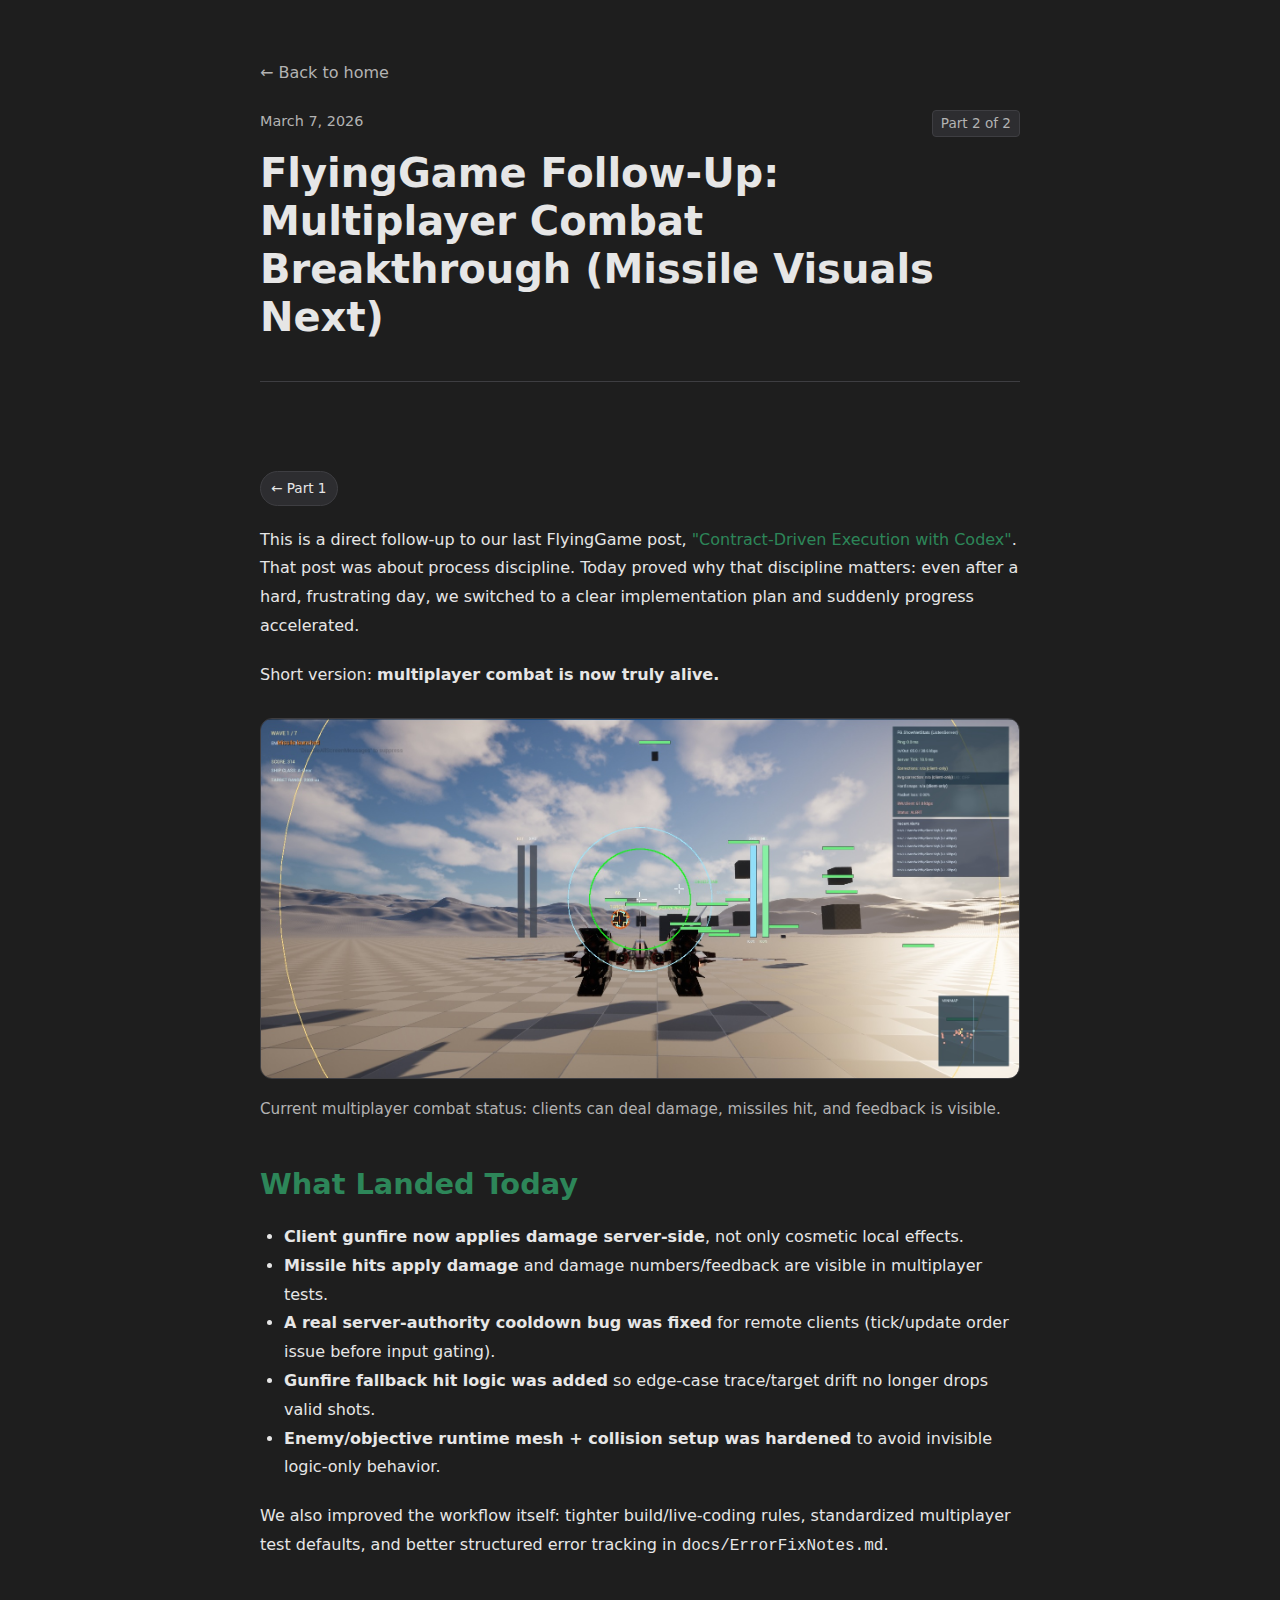
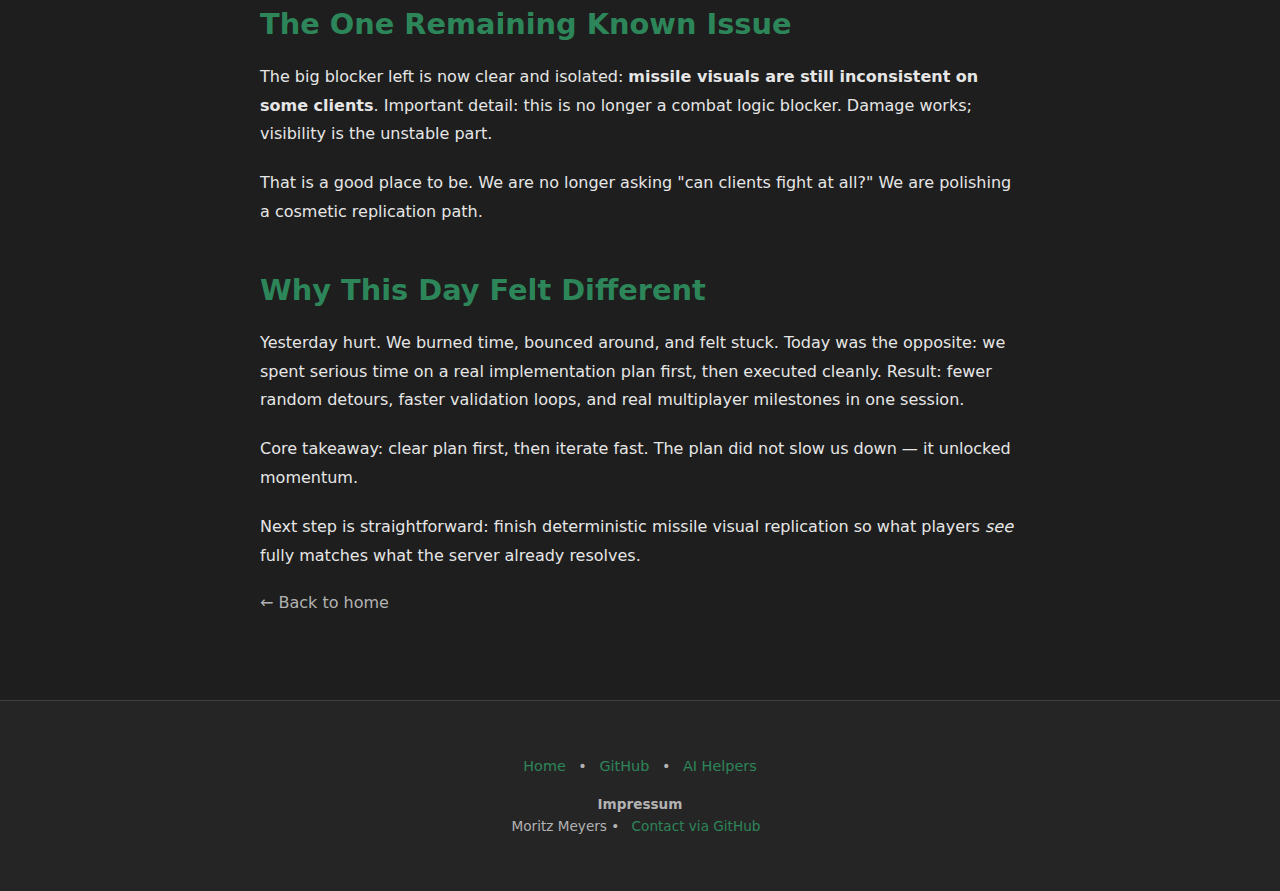
<file: posts/flyinggame-multiplayer-combat-breakthrough.html>
<!DOCTYPE html>
<html lang="en">
<head>
<meta charset="utf-8"/>
<meta content="width=device-width,initial-scale=1" name="viewport"/>
<title>FlyingGame Follow-Up: Multiplayer Combat Breakthrough (Missile Visuals Next) - Evergreen Gaming</title>
<link href="../style.css" rel="stylesheet"/>
<script src="../tags-config.js"></script>
<script src="../post-helper.js"></script>
<style>
  .post-content {
    max-width: 800px;
    margin: 0 auto;
    padding: 60px 20px;
  }
  .post-header {
    margin-bottom: 40px;
    padding-bottom: 24px;
    border-bottom: 1px solid var(--border);
  }
  .post-content h1 {
    margin: 0 0 16px;
    font-size: 2.5rem;
    line-height: 1.2;
  }
  .post-content h2 {
    margin: 40px 0 16px;
    color: var(--accent);
    font-size: 1.8rem;
  }
  .post-content p,
  .post-content li,
  .post-content blockquote {
    line-height: 1.8;
  }
  .post-content p,
  .post-content blockquote {
    margin: 0 0 20px;
  }
  .post-content ul {
    margin: 0 0 20px;
    padding-left: 24px;
  }
  .back-link {
    display: inline-block;
    margin-bottom: 24px;
    color: var(--muted);
  }
  .back-link:hover {
    color: var(--accent);
  }
  .post-image {
    margin: 28px 0;
  }
  .post-image img {
    width: 100%;
    border-radius: 12px;
    border: 1px solid var(--border);
  }
  .post-image figcaption {
    margin-top: 10px;
    color: var(--muted);
    font-size: 0.95rem;
  }
</style>
</head>
<body>
<div class="post-content">
<a class="back-link" href="../index.html">← Back to home</a>
<header class="post-header">
<div class="post-meta">
<time datetime="2026-03-07">March 7, 2026</time>
<span class="post-tag">Part 2 of 2</span>
</div>
<h1>FlyingGame Follow-Up: Multiplayer Combat Breakthrough (Missile Visuals Next)</h1>
</header>
<article>
<p><span data-post-topic></span> <span data-post-project></span><br/>
<span data-post-tags></span></p>
<p class="series-nav">
  <a class="series-bubble" href="flyinggame-contract-driven-execution.html">&larr; Part 1</a>
</p>
<p>This is a direct follow-up to our last FlyingGame post, <a href="flyinggame-contract-driven-execution.html">"Contract-Driven Execution with Codex"</a>. That post was about process discipline. Today proved why that discipline matters: even after a hard, frustrating day, we switched to a clear implementation plan and suddenly progress accelerated.</p>

<p>Short version: <strong>multiplayer combat is now truly alive.</strong></p>

<figure class="post-image">
  <img src="flyinggame-multiplayer-combat-breakthrough.jpg" alt="FlyingGame multiplayer combat test session with damage numbers"/>
  <figcaption>Current multiplayer combat status: clients can deal damage, missiles hit, and feedback is visible.</figcaption>
</figure>

<h2>What Landed Today</h2>
<ul>
  <li><strong>Client gunfire now applies damage server-side</strong>, not only cosmetic local effects.</li>
  <li><strong>Missile hits apply damage</strong> and damage numbers/feedback are visible in multiplayer tests.</li>
  <li><strong>A real server-authority cooldown bug was fixed</strong> for remote clients (tick/update order issue before input gating).</li>
  <li><strong>Gunfire fallback hit logic was added</strong> so edge-case trace/target drift no longer drops valid shots.</li>
  <li><strong>Enemy/objective runtime mesh + collision setup was hardened</strong> to avoid invisible logic-only behavior.</li>
</ul>

<p>We also improved the workflow itself: tighter build/live-coding rules, standardized multiplayer test defaults, and better structured error tracking in <code>docs/ErrorFixNotes.md</code>.</p>

<h2>The One Remaining Known Issue</h2>
<p>The big blocker left is now clear and isolated: <strong>missile visuals are still inconsistent on some clients</strong>. Important detail: this is no longer a combat logic blocker. Damage works; visibility is the unstable part.</p>

<p>That is a good place to be. We are no longer asking "can clients fight at all?" We are polishing a cosmetic replication path.</p>

<h2>Why This Day Felt Different</h2>
<p>Yesterday hurt. We burned time, bounced around, and felt stuck. Today was the opposite: we spent serious time on a real implementation plan first, then executed cleanly. Result: fewer random detours, faster validation loops, and real multiplayer milestones in one session.</p>

<blockquote>
Core takeaway: clear plan first, then iterate fast. The plan did not slow us down — it unlocked momentum.
</blockquote>

<p>Next step is straightforward: finish deterministic missile visual replication so what players <em>see</em> fully matches what the server already resolves.</p>
</article>
<a class="back-link" href="../index.html">← Back to home</a>
</div>
<footer class="site-footer">
<div class="container">
<p>
<a href="../index.html">Home</a> •
<a href="https://github.com/evergreenGaming">GitHub</a> •
<a href="https://github.com/evergreenGaming/AIhelpers">AI Helpers</a>
</p>
<p style="margin-top: 16px; font-size: 0.85rem;">
<strong>Impressum</strong><br/>
Moritz Meyers • <a href="https://github.com/evergreenGaming">Contact via GitHub</a>
</p>
</div>
</footer>
</body>
</html>
</file>
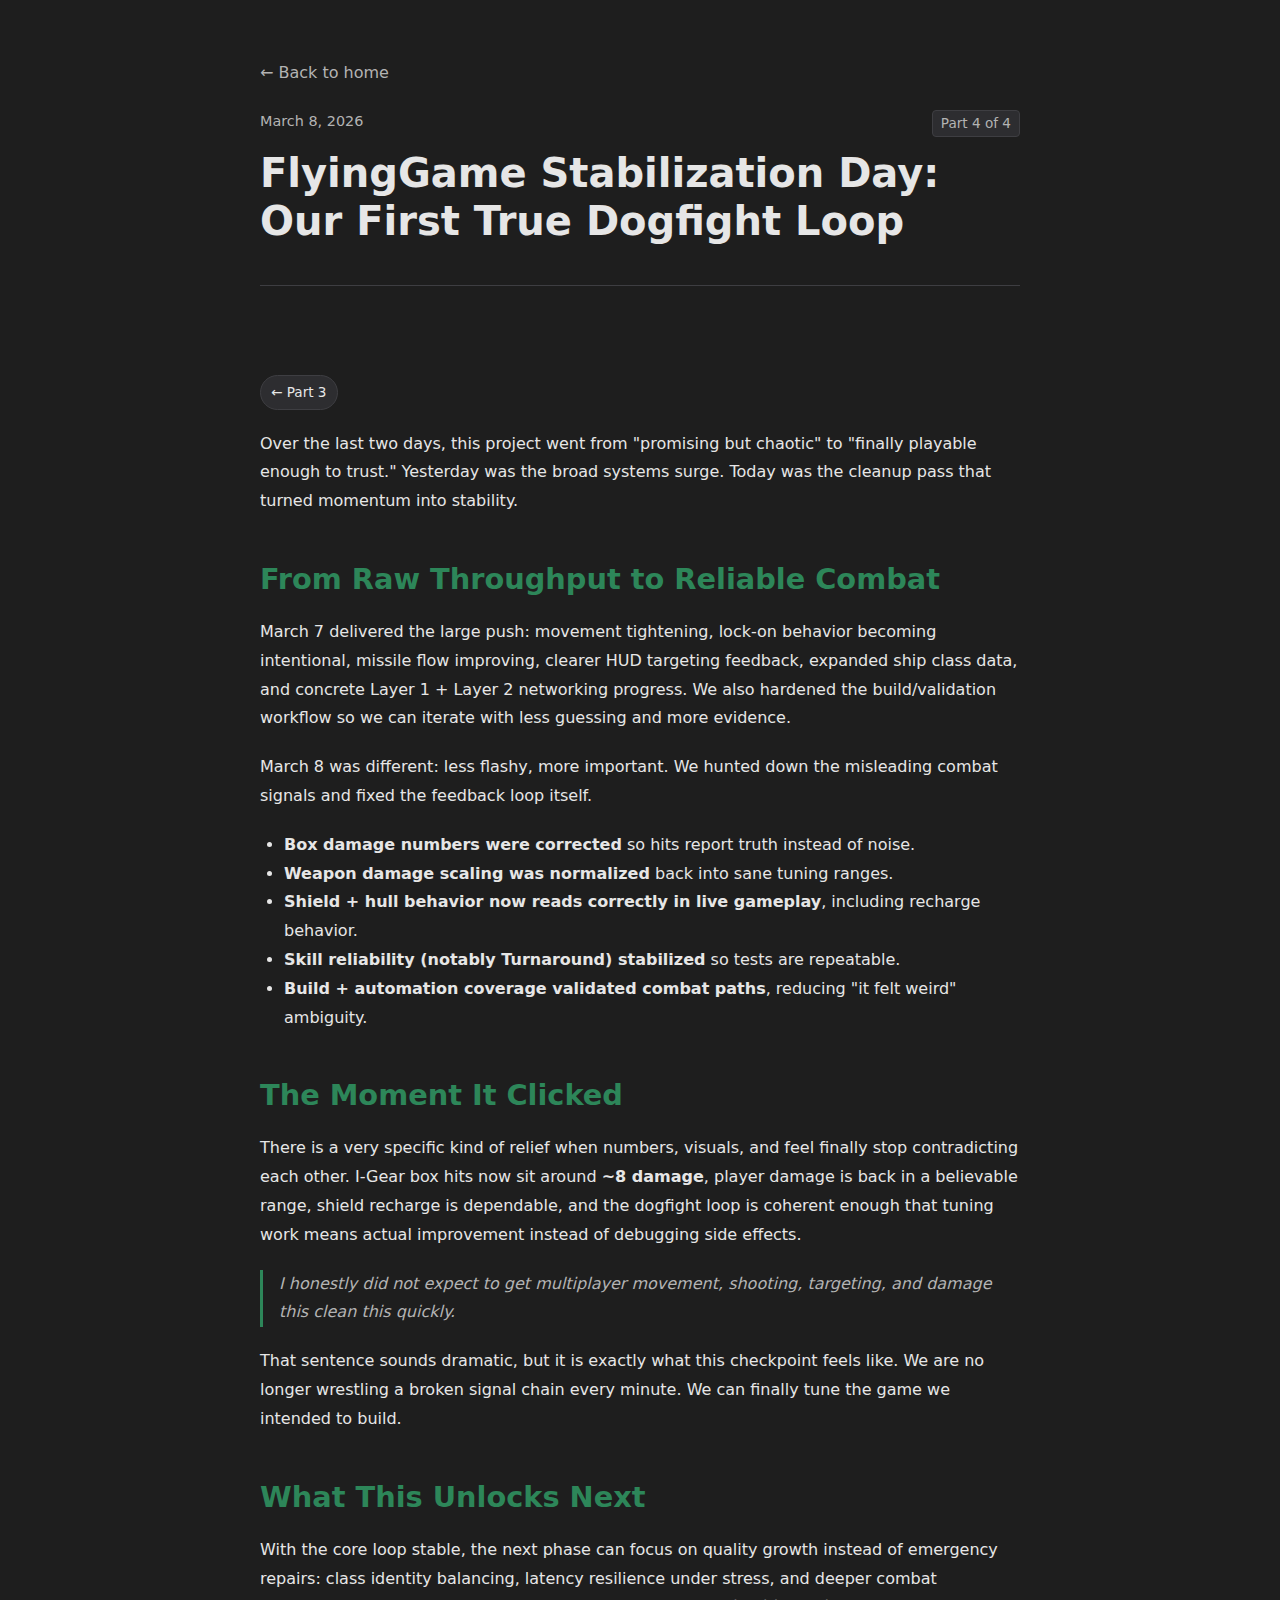
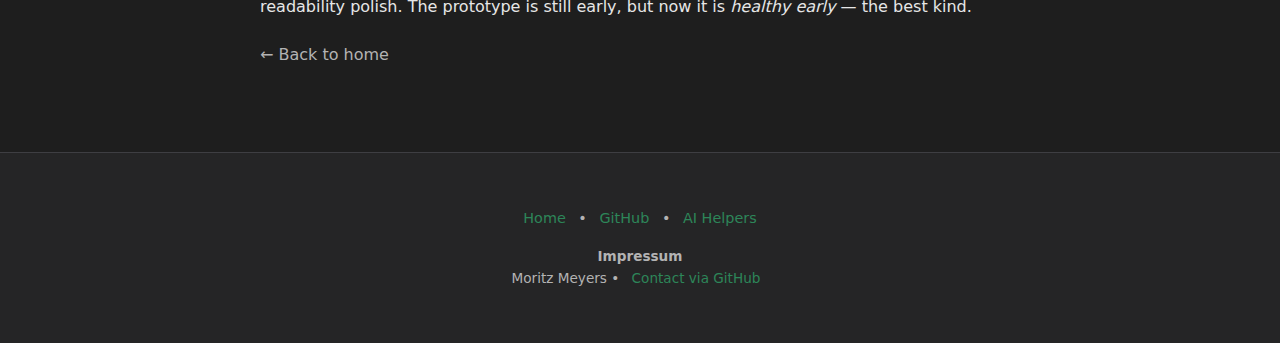
<file: posts/flyinggame-stabilization-and-first-true-dogfight-loop.html>
<!DOCTYPE html>
<html lang="en">
<head>
<meta charset="utf-8"/>
<meta content="width=device-width,initial-scale=1" name="viewport"/>
<title>FlyingGame Stabilization Day: Our First True Dogfight Loop - Evergreen Gaming</title>
<link href="../style.css" rel="stylesheet"/>
<script src="../tags-config.js"></script>
<script src="../post-helper.js"></script>
<style>
  .post-content {
    max-width: 800px;
    margin: 0 auto;
    padding: 60px 20px;
  }
  .post-header {
    margin-bottom: 40px;
    padding-bottom: 24px;
    border-bottom: 1px solid var(--border);
  }
  .post-content h1 {
    margin: 0 0 16px;
    font-size: 2.5rem;
    line-height: 1.2;
  }
  .post-content h2 {
    margin: 40px 0 16px;
    color: var(--accent);
    font-size: 1.8rem;
  }
  .post-content p,
  .post-content li,
  .post-content blockquote {
    line-height: 1.8;
  }
  .post-content p,
  .post-content blockquote {
    margin: 0 0 20px;
  }
  .post-content ul {
    margin: 0 0 20px;
    padding-left: 24px;
  }
  .back-link {
    display: inline-block;
    margin-bottom: 24px;
    color: var(--muted);
  }
  .back-link:hover {
    color: var(--accent);
  }
  blockquote {
    border-left: 3px solid var(--accent);
    padding-left: 16px;
    color: var(--muted);
    font-style: italic;
  }
</style>
</head>
<body>
<div class="post-content">
<a class="back-link" href="../index.html">← Back to home</a>
<header class="post-header">
<div class="post-meta">
<time datetime="2026-03-08">March 8, 2026</time>
<span class="post-tag">Part 4 of 4</span>
</div>
<h1>FlyingGame Stabilization Day: Our First True Dogfight Loop</h1>
</header>
<article>
<p><span data-post-topic></span> <span data-post-project></span><br/>
<span data-post-tags></span></p>
<p class="series-nav">
  <a class="series-bubble" href="flyinggame-12h-sprint-report.html">&larr; Part 3</a>
</p>

<p>Over the last two days, this project went from "promising but chaotic" to "finally playable enough to trust." Yesterday was the broad systems surge. Today was the cleanup pass that turned momentum into stability.</p>

<h2>From Raw Throughput to Reliable Combat</h2>
<p>March 7 delivered the large push: movement tightening, lock-on behavior becoming intentional, missile flow improving, clearer HUD targeting feedback, expanded ship class data, and concrete Layer 1 + Layer 2 networking progress. We also hardened the build/validation workflow so we can iterate with less guessing and more evidence.</p>

<p>March 8 was different: less flashy, more important. We hunted down the misleading combat signals and fixed the feedback loop itself.</p>

<ul>
  <li><strong>Box damage numbers were corrected</strong> so hits report truth instead of noise.</li>
  <li><strong>Weapon damage scaling was normalized</strong> back into sane tuning ranges.</li>
  <li><strong>Shield + hull behavior now reads correctly in live gameplay</strong>, including recharge behavior.</li>
  <li><strong>Skill reliability (notably Turnaround) stabilized</strong> so tests are repeatable.</li>
  <li><strong>Build + automation coverage validated combat paths</strong>, reducing "it felt weird" ambiguity.</li>
</ul>

<h2>The Moment It Clicked</h2>
<p>There is a very specific kind of relief when numbers, visuals, and feel finally stop contradicting each other. I-Gear box hits now sit around <strong>~8 damage</strong>, player damage is back in a believable range, shield recharge is dependable, and the dogfight loop is coherent enough that tuning work means actual improvement instead of debugging side effects.</p>

<blockquote>
I honestly did not expect to get multiplayer movement, shooting, targeting, and damage this clean this quickly.
</blockquote>

<p>That sentence sounds dramatic, but it is exactly what this checkpoint feels like. We are no longer wrestling a broken signal chain every minute. We can finally tune the game we intended to build.</p>

<h2>What This Unlocks Next</h2>
<p>With the core loop stable, the next phase can focus on quality growth instead of emergency repairs: class identity balancing, latency resilience under stress, and deeper combat readability polish. The prototype is still early, but now it is <em>healthy early</em> — the best kind.</p>
</article>
<a class="back-link" href="../index.html">← Back to home</a>
</div>
<footer class="site-footer">
<div class="container">
<p>
<a href="../index.html">Home</a> •
<a href="https://github.com/evergreenGaming">GitHub</a> •
<a href="https://github.com/evergreenGaming/AIhelpers">AI Helpers</a>
</p>
<p style="margin-top: 16px; font-size: 0.85rem;">
<strong>Impressum</strong><br/>
Moritz Meyers • <a href="https://github.com/evergreenGaming">Contact via GitHub</a>
</p>
</div>
</footer>
</body>
</html>
</file>
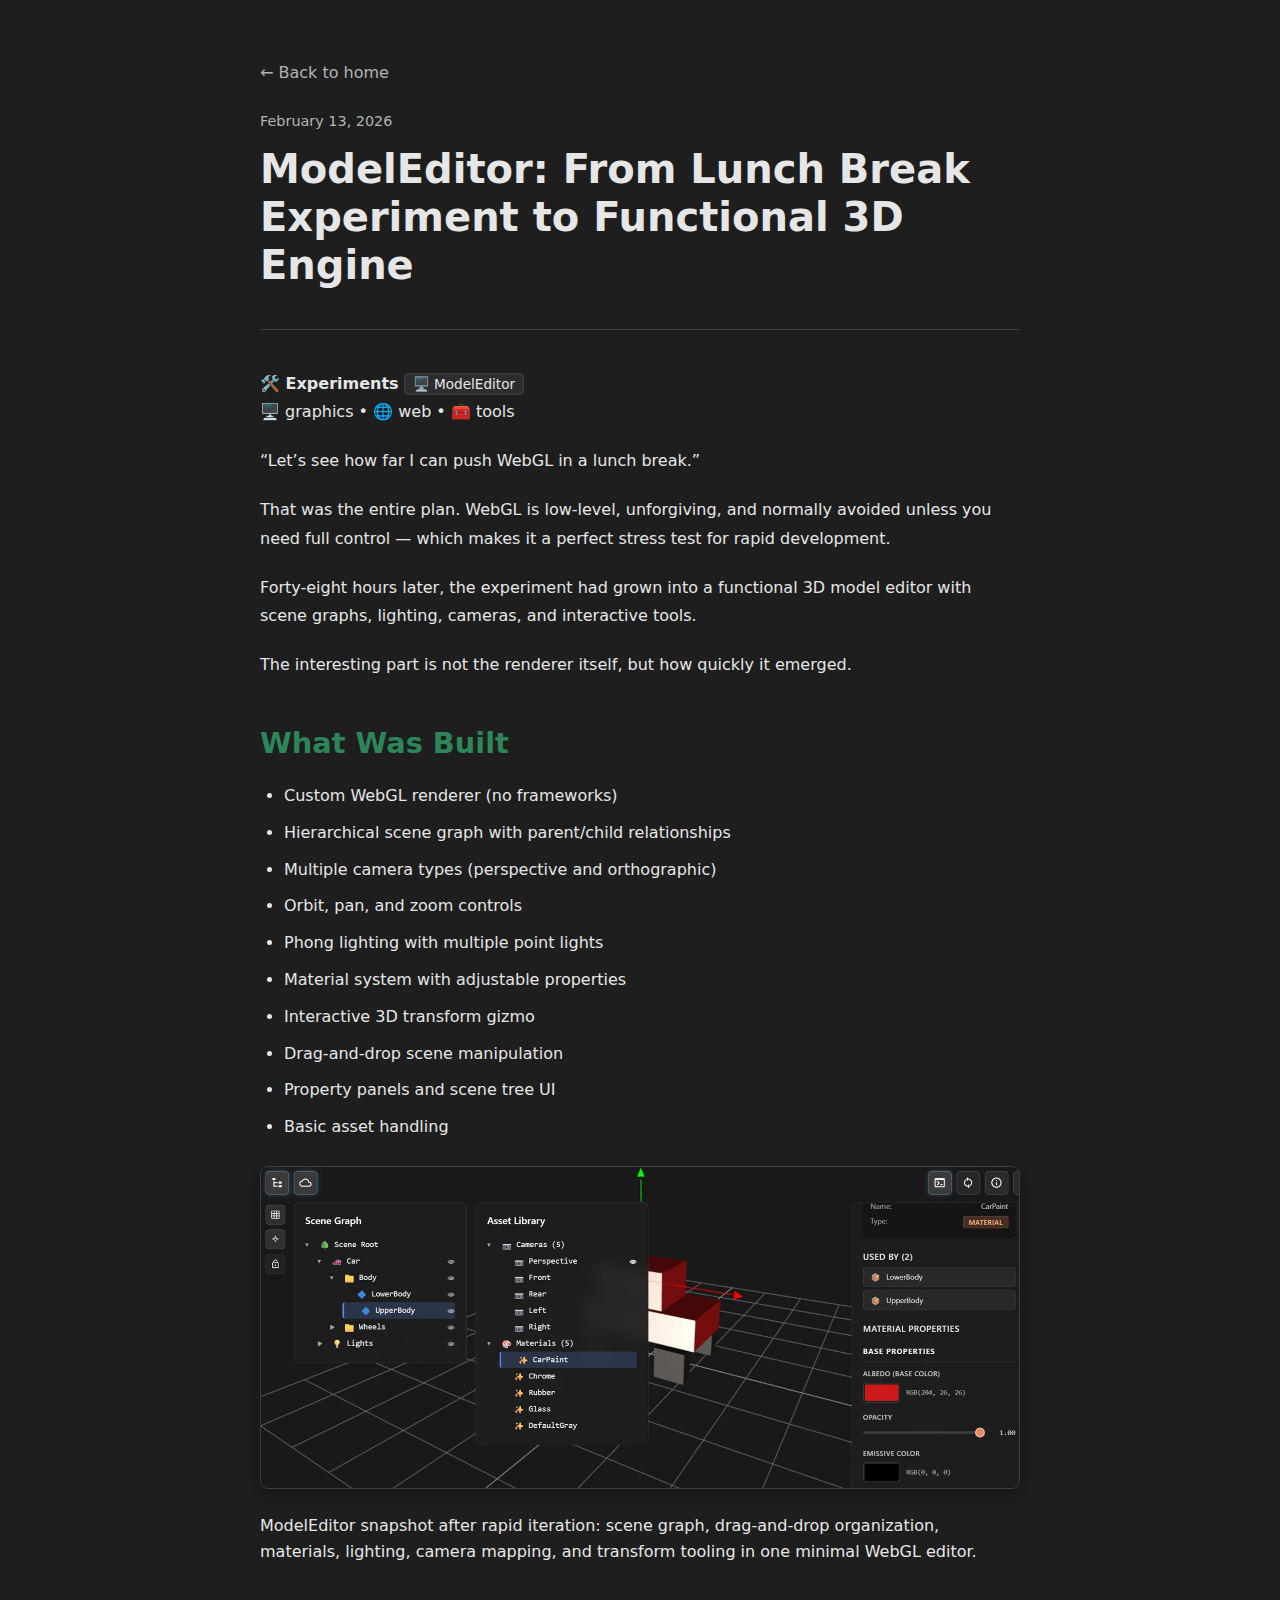
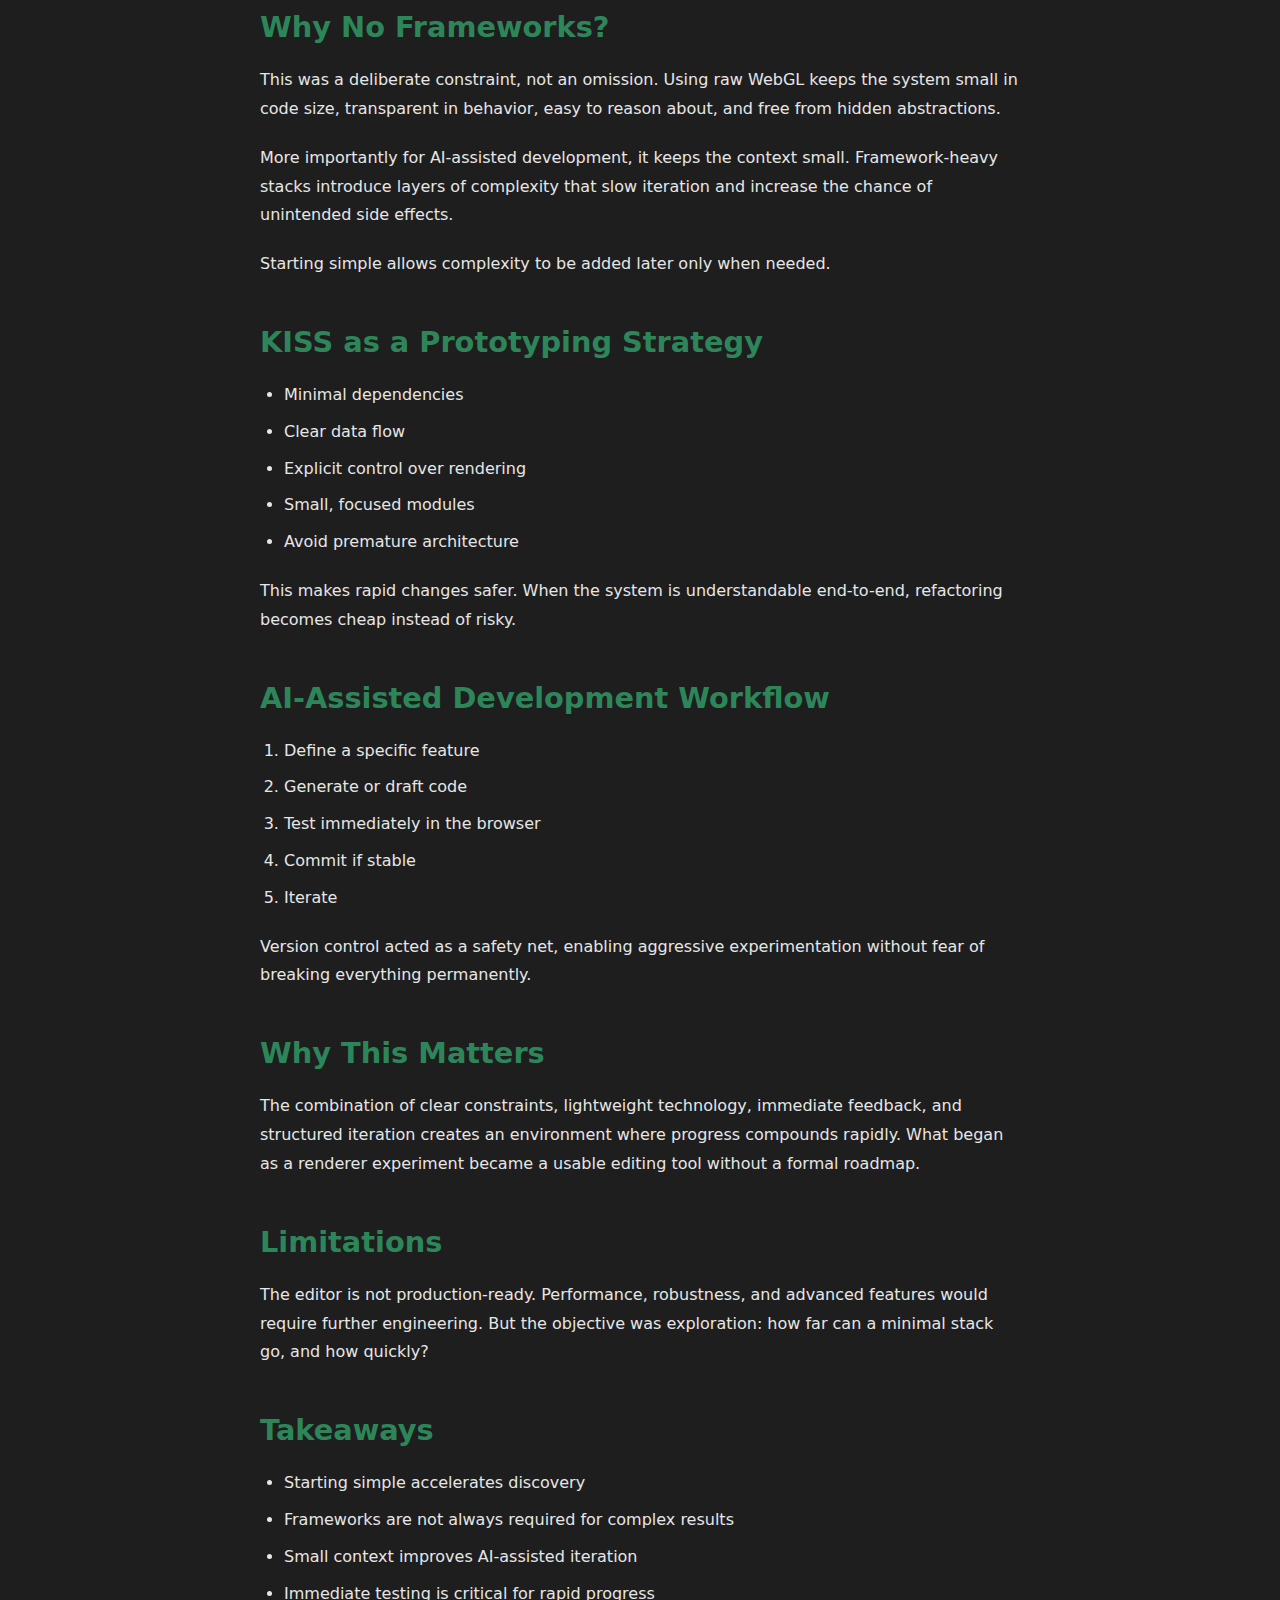
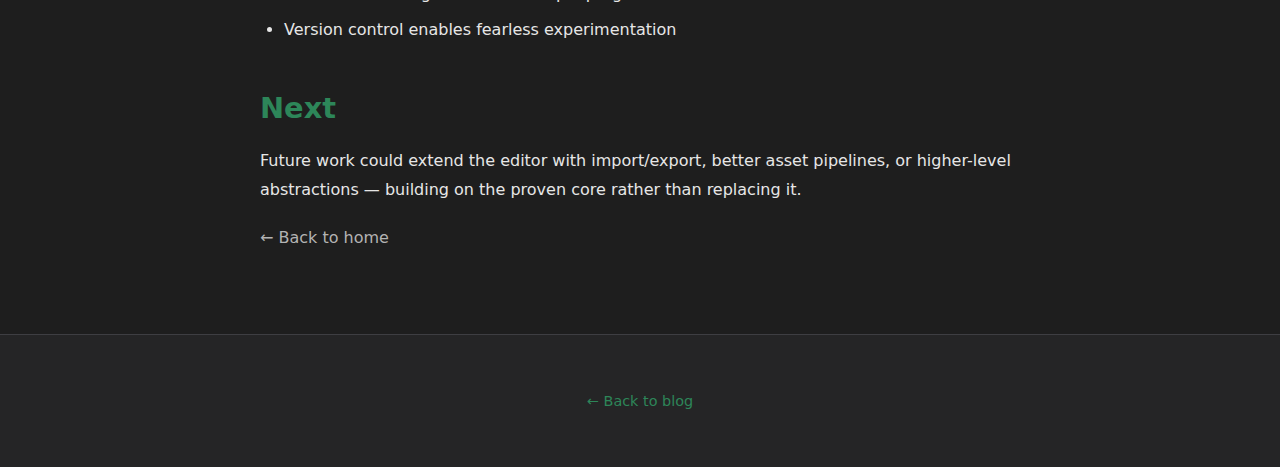
<file: posts/modeleditor-webgl-experiment.html>
<!DOCTYPE html>

<html lang="en">
<head>
<meta charset="utf-8"/>
<meta content="width=device-width,initial-scale=1" name="viewport"/>
<title>ModelEditor: From Lunch Break Experiment to Functional 3D Engine - Evergreen Gaming</title>
<link href="../style.css" rel="stylesheet"/>
<script src="../tags-config.js"></script>
<script src="../post-helper.js"></script>
<style>
    .post-content {
      max-width: 800px;
      margin: 0 auto;
      padding: 60px 20px;
    }
    .post-header {
      margin-bottom: 40px;
      padding-bottom: 24px;
      border-bottom: 1px solid var(--border);
    }
    .post-content h1 {
      margin: 0 0 16px;
      font-size: 2.5rem;
      line-height: 1.2;
    }
    .post-content h2 {
      margin: 40px 0 16px;
      color: var(--accent);
      font-size: 1.8rem;
    }
    .post-content h3 {
      margin: 32px 0 12px;
      font-size: 1.3rem;
    }
    .post-content p {
      margin: 0 0 20px;
      line-height: 1.8;
    }
    .post-content ul, .post-content ol {
      margin: 0 0 20px;
      padding-left: 24px;
      line-height: 1.8;
    }
    .post-content li {
      margin-bottom: 8px;
    }
    :root {
      --accent: #2d8659;
      --accent-hover: #3aa36d;
    }
    .post-content code {
      padding: 2px 6px;
      background: var(--panel2);
      border: 1px solid var(--border);
      border-radius: 4px;
      font-family: 'Courier New', monospace;
      font-size: 0.9em;
    }
    .post-content pre {
      margin: 24px 0;
      padding: 16px;
      background: var(--panel2);
      border: 1px solid var(--border);
      border-radius: var(--radius);
      overflow-x: auto;
    }
    .post-content blockquote {
      margin: 24px 0;
      padding: 16px 20px;
      background: var(--panel);
      border-left: 4px solid var(--accent);
      border-radius: var(--radius);
      font-style: italic;
    }
    .back-link {
      display: inline-block;
      margin-bottom: 24px;
      color: var(--muted);
    }
    .back-link:hover {
      color: var(--accent);
    }
    .post-content img {
      width: 100%;
      max-width: 800px;
      height: auto;
      margin: 24px auto;
      display: block;
      border: 1px solid var(--border);
      border-radius: var(--radius);
      box-shadow: 0 4px 12px rgba(0, 0, 0, 0.3);
    }
    .stat-box {
      display: inline-block;
      padding: 8px 16px;
      margin: 4px 8px 4px 0;
      background: var(--panel);
      border: 1px solid var(--border);
      border-radius: var(--radius);
      font-weight: 600;
    }
    .lightbox-overlay {
      position: fixed;
      inset: 0;
      display: flex;
      align-items: center;
      justify-content: center;
      padding: 24px;
      background: rgba(0, 0, 0, 0.75);
      opacity: 0;
      pointer-events: none;
      transition: opacity 0.2s ease;
      z-index: 9999;
    }
    .lightbox-overlay.is-open {
      opacity: 1;
      pointer-events: auto;
    }
    .lightbox-img {
      max-width: min(99vw, 1800px);
      max-height: 96vh;
      border-radius: var(--radius);
      box-shadow: 0 0 140px rgba(45, 134, 89, 0.45), 0 0 320px rgba(45, 134, 89, 0.25), 0 8px 30px rgba(0, 0, 0, 0.6);
    }
  </style>
</head>
<body>
<div class="post-content">
<a class="back-link" href="../index.html">← Back to home</a>
<header class="post-header">
<div class="post-meta">
<time datetime="2026-02-13">February 13, 2026</time>
      </div>
<h1>ModelEditor: From Lunch Break Experiment to Functional 3D Engine</h1>
</header>
<article>
<p><span data-post-topic></span> <span data-post-project></span><br/>
<span data-post-tags></span></p>
<p>“Let’s see how far I can push WebGL in a lunch break.”</p>
<p>That was the entire plan. WebGL is low-level, unforgiving, and normally avoided unless you need full control — which makes it a perfect stress test for rapid development.</p>
<p>Forty-eight hours later, the experiment had grown into a functional 3D model editor with scene graphs, lighting, cameras, and interactive tools.</p>
<p>The interesting part is not the renderer itself, but how quickly it emerged.</p>
<h2>What Was Built</h2>
<ul>
<li>Custom WebGL renderer (no frameworks)</li>
<li>Hierarchical scene graph with parent/child relationships</li>
<li>Multiple camera types (perspective and orthographic)</li>
<li>Orbit, pan, and zoom controls</li>
<li>Phong lighting with multiple point lights</li>
<li>Material system with adjustable properties</li>
<li>Interactive 3D transform gizmo</li>
<li>Drag-and-drop scene manipulation</li>
<li>Property panels and scene tree UI</li>
<li>Basic asset handling</li>
</ul>
<img alt="ModelEditor 3D Viewer Interface" src="p2_modelViewer.jpg"/>
<span class="image-caption">ModelEditor snapshot after rapid iteration: scene graph, drag-and-drop organization, materials, lighting, camera mapping, and transform tooling in one minimal WebGL editor.</span>
<h2>Why No Frameworks?</h2>
<p>This was a deliberate constraint, not an omission. Using raw WebGL keeps the system small in code size, transparent in behavior, easy to reason about, and free from hidden abstractions.</p>
<p>More importantly for AI-assisted development, it keeps the context small. Framework-heavy stacks introduce layers of complexity that slow iteration and increase the chance of unintended side effects.</p>
<p>Starting simple allows complexity to be added later only when needed.</p>
<h2>KISS as a Prototyping Strategy</h2>
<ul>
<li>Minimal dependencies</li>
<li>Clear data flow</li>
<li>Explicit control over rendering</li>
<li>Small, focused modules</li>
<li>Avoid premature architecture</li>
</ul>
<p>This makes rapid changes safer. When the system is understandable end-to-end, refactoring becomes cheap instead of risky.</p>
<h2>AI-Assisted Development Workflow</h2>
<ol>
<li>Define a specific feature</li>
<li>Generate or draft code</li>
<li>Test immediately in the browser</li>
<li>Commit if stable</li>
<li>Iterate</li>
</ol>
<p>Version control acted as a safety net, enabling aggressive experimentation without fear of breaking everything permanently.</p>
<h2>Why This Matters</h2>
<p>The combination of clear constraints, lightweight technology, immediate feedback, and structured iteration creates an environment where progress compounds rapidly. What began as a renderer experiment became a usable editing tool without a formal roadmap.</p>
<h2>Limitations</h2>
<p>The editor is not production-ready. Performance, robustness, and advanced features would require further engineering. But the objective was exploration: how far can a minimal stack go, and how quickly?</p>
<h2>Takeaways</h2>
<ul>
<li>Starting simple accelerates discovery</li>
<li>Frameworks are not always required for complex results</li>
<li>Small context improves AI-assisted iteration</li>
<li>Immediate testing is critical for rapid progress</li>
<li>Version control enables fearless experimentation</li>
</ul>
<h2>Next</h2>
<p>Future work could extend the editor with import/export, better asset pipelines, or higher-level abstractions — building on the proven core rather than replacing it.</p>
</article>
<a class="back-link" href="../index.html">← Back to home</a>
</div>
<footer class="site-footer">
<div class="container">
<p>
<a href="../index.html">← Back to blog</a>
</p>
</div>
</footer>
<script>
    (function(){
      const overlay = document.createElement('div');
      overlay.className = 'lightbox-overlay';
      overlay.innerHTML = '<img class="lightbox-img" alt="Expanded image" />';
      const imgEl = overlay.querySelector('img');
      document.body.appendChild(overlay);

      const open = (src, alt) => {
        imgEl.src = src;
        imgEl.alt = alt || 'Expanded image';
        overlay.classList.add('is-open');
        document.body.style.overflow = 'hidden';
      };

      const close = () => {
        overlay.classList.remove('is-open');
        imgEl.src = '';
        document.body.style.overflow = '';
      };

      overlay.addEventListener('click', (event) => {
        if (event.target === overlay) {
          close();
        }
      });

      document.addEventListener('keydown', (event) => {
        if (event.key === 'Escape') {
          close();
        }
      });

      document.querySelectorAll('.post-content img').forEach((img) => {
        img.style.cursor = 'zoom-in';
        img.addEventListener('click', () => open(img.src, img.alt));
      });
    })();
  </script>
</body>
</html>
</file>
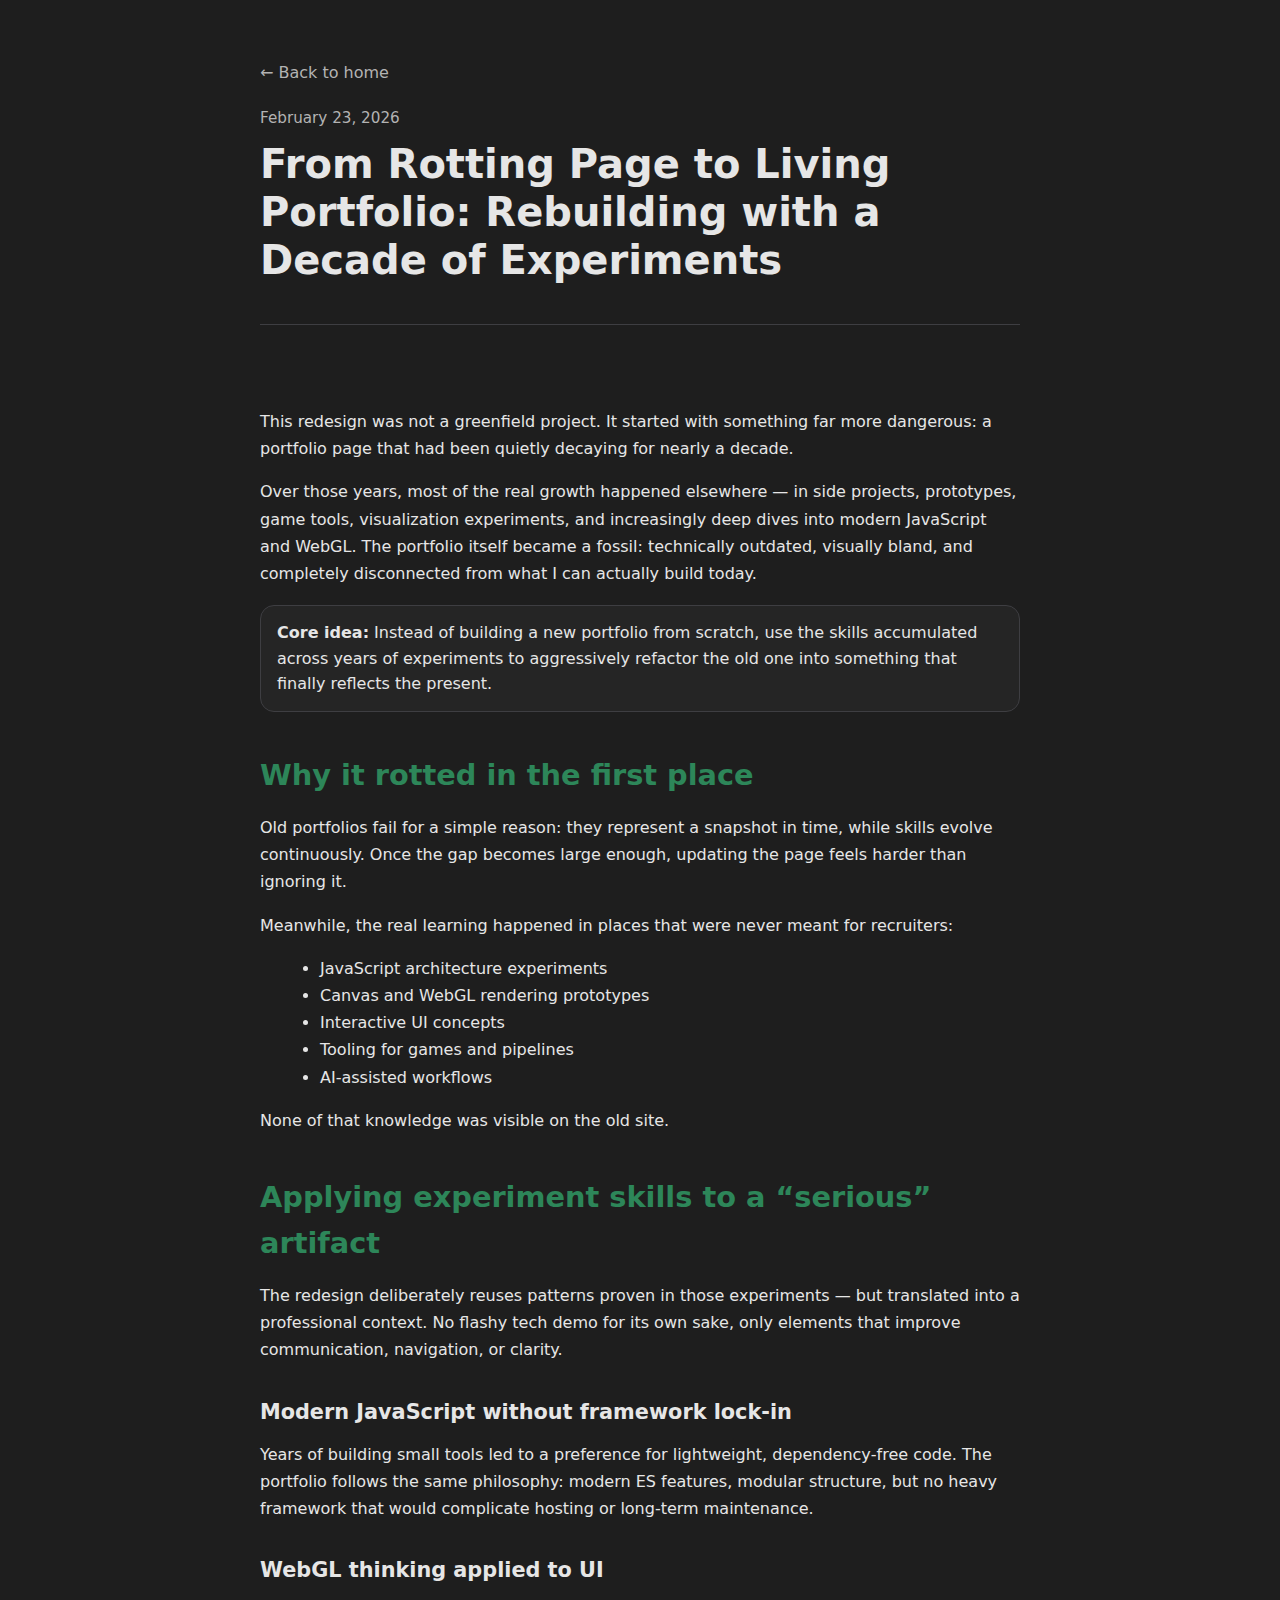
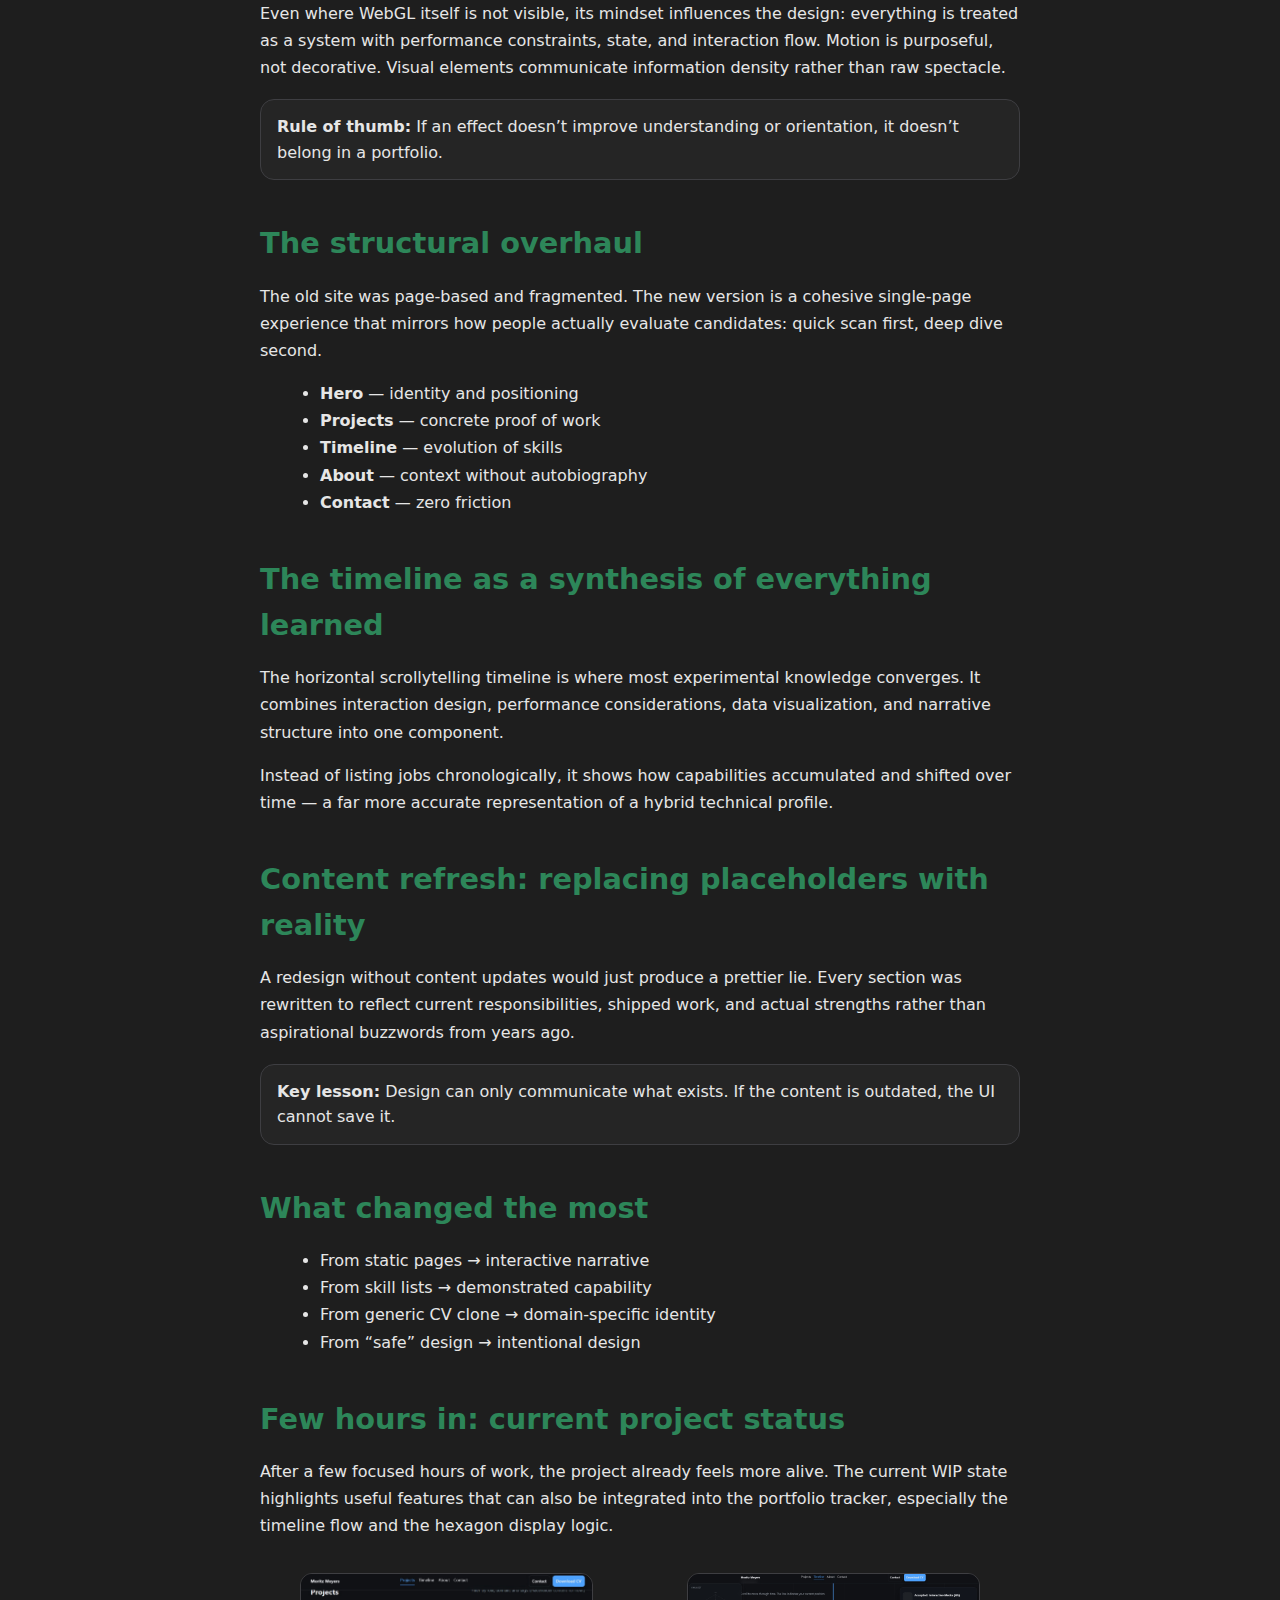
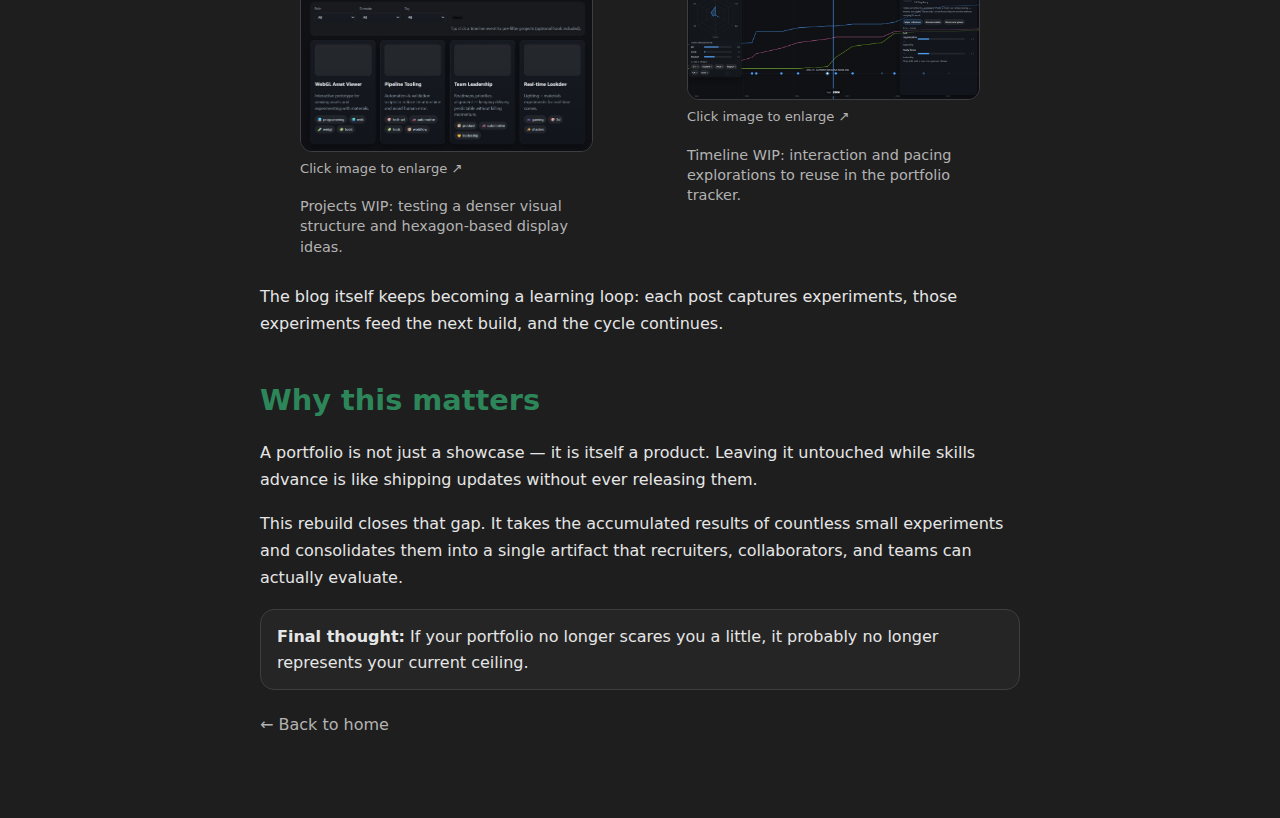
<file: posts/portfolio-journey.html>
<!DOCTYPE html>
<html lang="en">
<head>
  <meta charset="utf-8"/>
  <meta content="width=device-width,initial-scale=1" name="viewport"/>
  <title>From Rotting Page to Living Portfolio: Rebuilding with a Decade of Experiments - Evergreen Gaming</title>
  <link href="../style.css" rel="stylesheet"/>
  <style>
    .post-content { max-width: 800px; margin: 0 auto; padding: 60px 20px; }
    .post-header { margin-bottom: 40px; padding-bottom: 24px; border-bottom: 1px solid var(--border); }
    .post-content h1 { margin: 0 0 16px; font-size: 2.5rem; line-height: 1.2; }
    .post-content h2 { margin: 40px 0 16px; color: var(--accent); font-size: 1.8rem; }
    .post-content h3 { margin: 32px 0 12px; font-size: 1.3rem; }
    .post-content p { line-height: 1.7; margin: 0 0 16px; }
    .post-content ul, .post-content ol { margin: 0 0 16px 20px; line-height: 1.7; }
    .post-meta { display: flex; flex-wrap: wrap; gap: 12px; color: var(--muted); font-size: 0.95rem; margin-bottom: 10px; }
    .post-tag { display: inline-block; padding: 4px 10px; border: 1px solid var(--border); border-radius: 999px; font-size: 0.85rem; color: var(--muted); background: rgba(255,255,255,0.03); }
    .back-link { display: inline-block; margin-bottom: 20px; color: var(--muted); text-decoration: none; }
    .back-link:hover { color: var(--accent); }
    .callout { border: 1px solid var(--border); background: rgba(255,255,255,0.03); border-radius: 14px; padding: 14px 16px; margin: 18px 0 22px; }
    .callout strong { color: var(--text); }
    .callout .small { color: var(--muted); font-size: 0.92rem; }
    .divider { height: 1px; background: var(--border); margin: 34px 0; opacity: 0.8; }
    .codeish { font-family: ui-monospace, SFMono-Regular, Menlo, Monaco, Consolas, "Liberation Mono", "Courier New", monospace; font-size: 0.95rem; color: var(--text); background: rgba(255,255,255,0.04); border: 1px solid var(--border); padding: 2px 8px; border-radius: 10px; white-space: nowrap; }
    .image-grid { display: grid; gap: 14px; grid-template-columns: repeat(auto-fit, minmax(240px, 1fr)); margin: 18px 0 10px; }
    .image-grid img { width: 100%; height: auto; border-radius: 12px; border: 1px solid var(--border); display: block; }
    .image-grid .image-hint { margin-top: 6px; color: var(--muted); font-size: 0.82rem; }
    .image-grid figcaption { margin-top: 8px; color: var(--muted); font-size: 0.9rem; line-height: 1.4; }
    .lightbox-overlay {
      position: fixed;
      inset: 0;
      display: flex;
      align-items: center;
      justify-content: center;
      padding: 24px;
      background: rgba(0, 0, 0, 0.75);
      opacity: 0;
      pointer-events: none;
      transition: opacity 0.2s ease;
      z-index: 9999;
    }
    .lightbox-overlay.is-open {
      opacity: 1;
      pointer-events: auto;
    }
    .lightbox-img {
      max-width: min(99vw, 1800px);
      max-height: 96vh;
      border-radius: var(--radius);
      box-shadow: 0 0 140px rgba(45, 134, 89, 0.45), 0 0 320px rgba(45, 134, 89, 0.25), 0 8px 30px rgba(0, 0, 0, 0.6);
    }
  </style>
</head>
<body>
  <div class="post-content">
    <a class="back-link" href="../index.html">← Back to home</a>

    <header class="post-header">
      <div class="post-meta">
        <time datetime="2026-02-23">February 23, 2026</time>
      </div>
      <h1>From Rotting Page to Living Portfolio: Rebuilding with a Decade of Experiments</h1>
    </header>

    <article>
      <p>
        <span data-post-topic></span>
        <span data-post-project></span><br/>
        <span data-post-tags></span>
      </p>

      <p>
        This redesign was not a greenfield project. It started with something far more dangerous:
        a portfolio page that had been quietly decaying for nearly a decade.
      </p>

      <p>
        Over those years, most of the real growth happened elsewhere — in side projects,
        prototypes, game tools, visualization experiments, and increasingly deep dives into
        modern JavaScript and WebGL. The portfolio itself became a fossil: technically outdated,
        visually bland, and completely disconnected from what I can actually build today.
      </p>

      <div class="callout">
        <strong>Core idea:</strong> Instead of building a new portfolio from scratch, use the skills accumulated across years of experiments to aggressively refactor the old one into something that finally reflects the present.
      </div>

      <h2>Why it rotted in the first place</h2>
      <p>
        Old portfolios fail for a simple reason: they represent a snapshot in time,
        while skills evolve continuously. Once the gap becomes large enough,
        updating the page feels harder than ignoring it.
      </p>
      <p>
        Meanwhile, the real learning happened in places that were never meant for recruiters:
      </p>
      <ul>
        <li>JavaScript architecture experiments</li>
        <li>Canvas and WebGL rendering prototypes</li>
        <li>Interactive UI concepts</li>
        <li>Tooling for games and pipelines</li>
        <li>AI‑assisted workflows</li>
      </ul>
      <p>
        None of that knowledge was visible on the old site.
      </p>

      <h2>Applying experiment skills to a “serious” artifact</h2>
      <p>
        The redesign deliberately reuses patterns proven in those experiments — but translated
        into a professional context. No flashy tech demo for its own sake, only elements that
        improve communication, navigation, or clarity.
      </p>

      <h3>Modern JavaScript without framework lock‑in</h3>
      <p>
        Years of building small tools led to a preference for lightweight, dependency‑free code.
        The portfolio follows the same philosophy: modern ES features, modular structure,
        but no heavy framework that would complicate hosting or long‑term maintenance.
      </p>

      <h3>WebGL thinking applied to UI</h3>
      <p>
        Even where WebGL itself is not visible, its mindset influences the design:
        everything is treated as a system with performance constraints, state, and interaction flow.
        Motion is purposeful, not decorative. Visual elements communicate information density
        rather than raw spectacle.
      </p>

      <div class="callout">
        <strong>Rule of thumb:</strong> If an effect doesn’t improve understanding or orientation, it doesn’t belong in a portfolio.
      </div>

      <h2>The structural overhaul</h2>
      <p>
        The old site was page‑based and fragmented. The new version is a cohesive single‑page
        experience that mirrors how people actually evaluate candidates: quick scan first,
        deep dive second.
      </p>

      <ul>
        <li><strong>Hero</strong> — identity and positioning</li>
        <li><strong>Projects</strong> — concrete proof of work</li>
        <li><strong>Timeline</strong> — evolution of skills</li>
        <li><strong>About</strong> — context without autobiography</li>
        <li><strong>Contact</strong> — zero friction</li>
      </ul>

      <h2>The timeline as a synthesis of everything learned</h2>
      <p>
        The horizontal scrollytelling timeline is where most experimental knowledge converges.
        It combines interaction design, performance considerations, data visualization,
        and narrative structure into one component.
      </p>
      <p>
        Instead of listing jobs chronologically, it shows how capabilities accumulated and
        shifted over time — a far more accurate representation of a hybrid technical profile.
      </p>

      <h2>Content refresh: replacing placeholders with reality</h2>
      <p>
        A redesign without content updates would just produce a prettier lie.
        Every section was rewritten to reflect current responsibilities, shipped work,
        and actual strengths rather than aspirational buzzwords from years ago.
      </p>

      <div class="callout">
        <strong>Key lesson:</strong> Design can only communicate what exists. If the content is outdated, the UI cannot save it.
      </div>

      <h2>What changed the most</h2>
      <ul>
        <li>From static pages → interactive narrative</li>
        <li>From skill lists → demonstrated capability</li>
        <li>From generic CV clone → domain‑specific identity</li>
        <li>From “safe” design → intentional design</li>
      </ul>

      <h2>Few hours in: current project status</h2>
      <p>
        After a few focused hours of work, the project already feels more alive. The current
        WIP state highlights useful features that can also be integrated into the portfolio tracker,
        especially the timeline flow and the hexagon display logic.
      </p>

      <div class="image-grid">
        <figure>
          <img src="p6_porfolioupdate_projectsWIP.jpg" alt="Work in progress portfolio projects section with hexagon display."/>
          <p class="image-hint">Click image to enlarge ↗</p>
          <figcaption>Projects WIP: testing a denser visual structure and hexagon-based display ideas.</figcaption>
        </figure>
        <figure>
          <img src="p6_porfolioupdate_timeLineWIP.jpg" alt="Work in progress timeline section for portfolio journey."/>
          <p class="image-hint">Click image to enlarge ↗</p>
          <figcaption>Timeline WIP: interaction and pacing explorations to reuse in the portfolio tracker.</figcaption>
        </figure>
      </div>

      <p>
        The blog itself keeps becoming a learning loop: each post captures experiments,
        those experiments feed the next build, and the cycle continues.
      </p>

      <h2>Why this matters</h2>
      <p>
        A portfolio is not just a showcase — it is itself a product. Leaving it untouched
        while skills advance is like shipping updates without ever releasing them.
      </p>
      <p>
        This rebuild closes that gap. It takes the accumulated results of countless small
        experiments and consolidates them into a single artifact that recruiters,
        collaborators, and teams can actually evaluate.
      </p>

      <div class="callout">
        <strong>Final thought:</strong> If your portfolio no longer scares you a little, it probably no longer represents your current ceiling.
      </div>
    </article>

    <a class="back-link" href="../index.html">← Back to home</a>
  </div>
  <script>
    (function(){
      const overlay = document.createElement('div');
      overlay.className = 'lightbox-overlay';
      overlay.innerHTML = '<img class="lightbox-img" alt="Expanded image" />';
      const imgEl = overlay.querySelector('img');
      document.body.appendChild(overlay);

      const open = (src, alt) => {
        imgEl.src = src;
        imgEl.alt = alt || 'Expanded image';
        overlay.classList.add('is-open');
        document.body.style.overflow = 'hidden';
      };

      const close = () => {
        overlay.classList.remove('is-open');
        imgEl.src = '';
        document.body.style.overflow = '';
      };

      overlay.addEventListener('click', (event) => {
        if (event.target === overlay) {
          close();
        }
      });

      document.addEventListener('keydown', (event) => {
        if (event.key === 'Escape') {
          close();
        }
      });

      document.querySelectorAll('.image-grid img').forEach((img) => {
        img.style.cursor = 'zoom-in';
        img.addEventListener('click', () => open(img.src, img.alt));
      });
    })();
  </script>
</body>
</html>
</file>
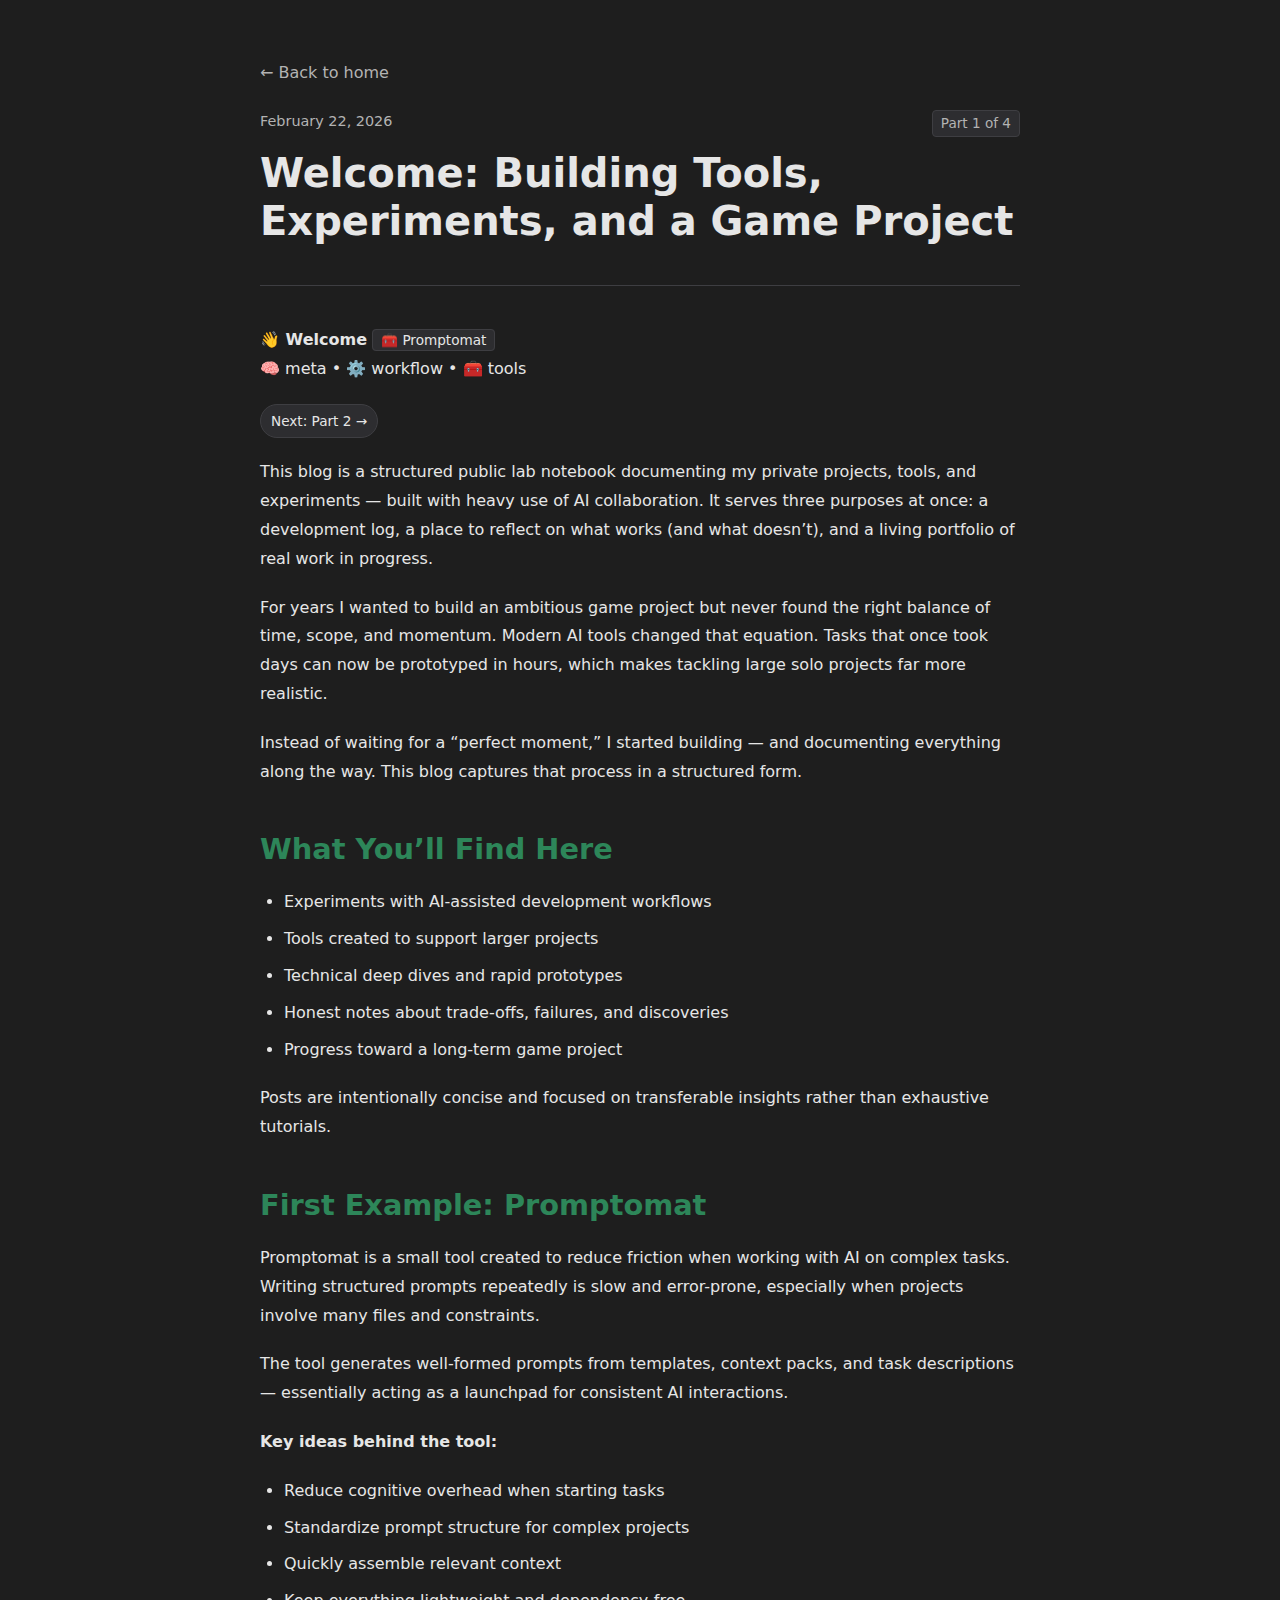
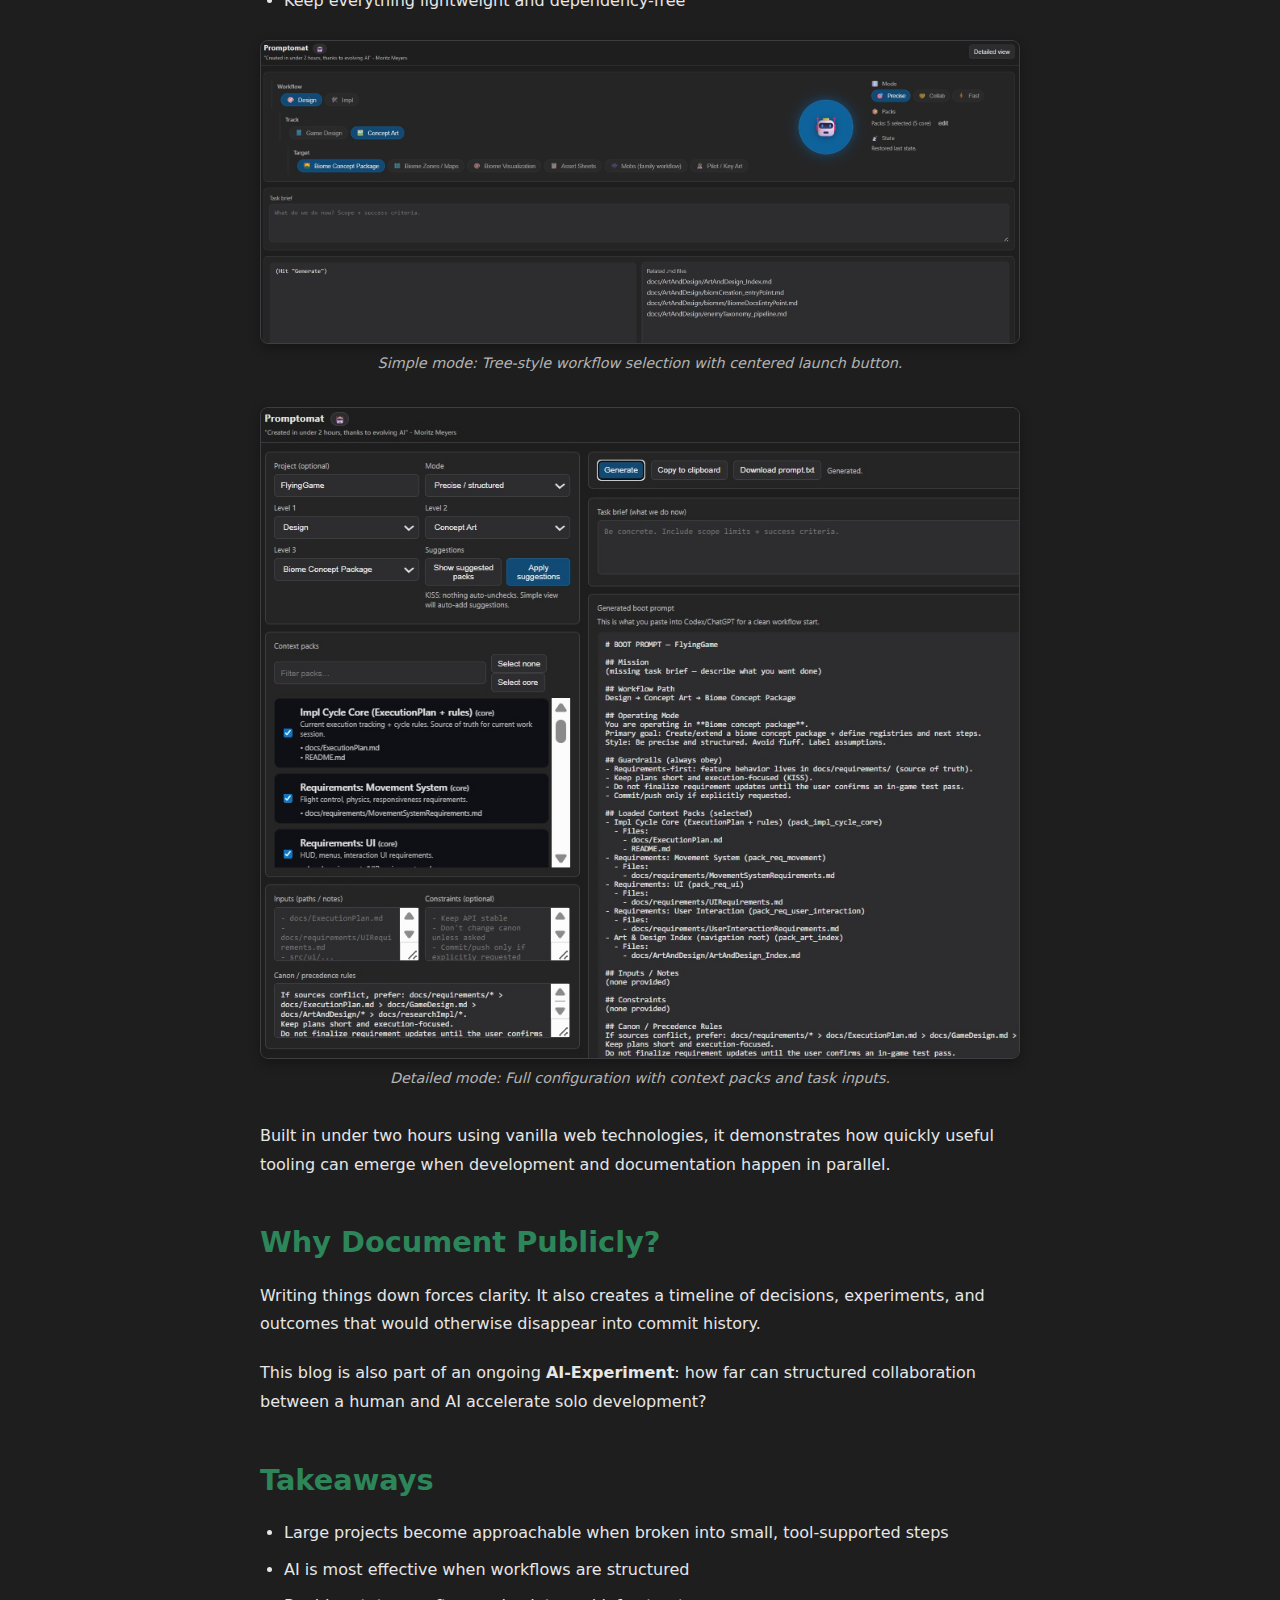
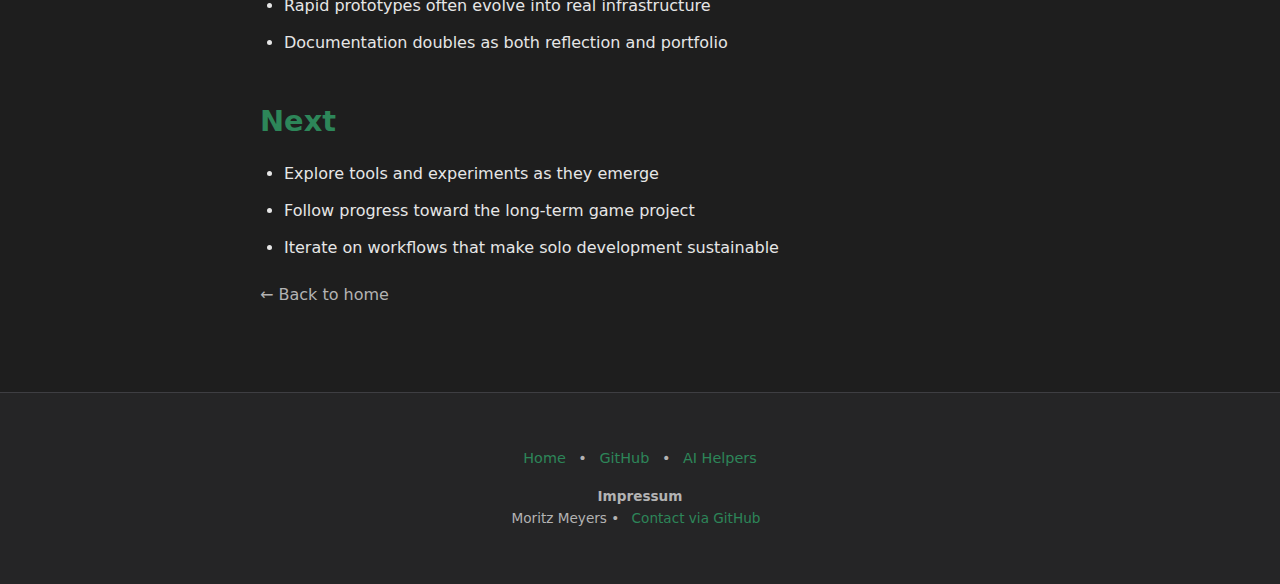
<file: posts/promptomat-creation.html>
<!DOCTYPE html>

<html lang="en">
<head>
<meta charset="utf-8"/>
<meta content="width=device-width,initial-scale=1" name="viewport"/>
<title>Welcome: Building Tools, Experiments, and a Game Project - Evergreen Gaming</title>
<link href="../style.css" rel="stylesheet"/>
<script src="../tags-config.js"></script>
<script src="../post-helper.js"></script>
<style>
    .post-content {
      max-width: 800px;
      margin: 0 auto;
      padding: 60px 20px;
    }
    .post-header {
      margin-bottom: 40px;
      padding-bottom: 24px;
      border-bottom: 1px solid var(--border);
    }
    .post-content h1 {
      margin: 0 0 16px;
      font-size: 2.5rem;
      line-height: 1.2;
    }
    .post-content h2 {
      margin: 40px 0 16px;
      color: var(--accent);
      font-size: 1.8rem;
    }
    .post-content h3 {
      margin: 32px 0 12px;
      font-size: 1.3rem;
    }
    .post-content p {
      margin: 0 0 20px;
      line-height: 1.8;
    }
    .post-content ul, .post-content ol {
      margin: 0 0 20px;
      padding-left: 24px;
      line-height: 1.8;
    }
    .post-content li {
      margin-bottom: 8px;
    }
    :root {
      --accent: #2d8659;
      --accent-hover: #3aa36d;
    }
    .post-content code {
      padding: 2px 6px;
      background: var(--panel2);
      border: 1px solid var(--border);
      border-radius: 4px;
      font-family: 'Courier New', monospace;
      font-size: 0.9em;
    }
    .post-content blockquote {
      margin: 24px 0;
      padding: 16px 20px;
      background: var(--panel);
      border-left: 4px solid var(--accent);
      border-radius: var(--radius);
      font-style: italic;
    }
    .back-link {
      display: inline-block;
      margin-bottom: 24px;
      color: var(--muted);
    }
    .back-link:hover {
      color: var(--accent);
    }
    .post-content img {
      width: 100%;
      max-width: 800px;
      height: auto;
      margin: 24px auto;
      display: block;
      border: 1px solid var(--border);
      border-radius: var(--radius);
      box-shadow: 0 4px 12px rgba(0, 0, 0, 0.3);
    }
    .image-caption {
      display: block;
      margin: -16px 0 32px;
      font-size: 0.9rem;
      color: var(--muted);
      text-align: center;
      font-style: italic;
    }
    .lightbox-overlay {
      position: fixed;
      inset: 0;
      display: flex;
      align-items: center;
      justify-content: center;
      padding: 24px;
      background: rgba(0, 0, 0, 0.75);
      opacity: 0;
      pointer-events: none;
      transition: opacity 0.2s ease;
      z-index: 9999;
    }
    .lightbox-overlay.is-open {
      opacity: 1;
      pointer-events: auto;
    }
    .lightbox-img {
      max-width: min(99vw, 1800px);
      max-height: 96vh;
      border-radius: var(--radius);
      box-shadow: 0 0 140px rgba(45, 134, 89, 0.45), 0 0 320px rgba(45, 134, 89, 0.25), 0 8px 30px rgba(0, 0, 0, 0.6);
    }
  </style>
</head>
<body>
<div class="post-content">
<a class="back-link" href="../index.html">← Back to home</a>
<header class="post-header">
<div class="post-meta">
<time datetime="2026-02-22">February 22, 2026</time>
<span class="post-tag">Part 1 of 4</span>
      </div>
<h1>Welcome: Building Tools, Experiments, and a Game Project</h1>
</header>
<article>
<p><span data-post-topic></span> <span data-post-project></span><br/>
<span data-post-tags></span></p><p class="series-nav">
  <a class="series-bubble" href="promptomat-evolution.html">Next: Part 2 →</a>
</p><p>This blog is a structured public lab notebook documenting my private projects, tools, and experiments — built with heavy use of AI collaboration. It serves three purposes at once: a development log, a place to reflect on what works (and what doesn’t), and a living portfolio of real work in progress.</p>
<p>For years I wanted to build an ambitious game project but never found the right balance of time, scope, and momentum. Modern AI tools changed that equation. Tasks that once took days can now be prototyped in hours, which makes tackling large solo projects far more realistic.</p>
<p>Instead of waiting for a “perfect moment,” I started building — and documenting everything along the way. This blog captures that process in a structured form.</p>
<h2>What You’ll Find Here</h2>
<ul>
<li>Experiments with AI-assisted development workflows</li>
<li>Tools created to support larger projects</li>
<li>Technical deep dives and rapid prototypes</li>
<li>Honest notes about trade-offs, failures, and discoveries</li>
<li>Progress toward a long-term game project</li>
</ul>
<p>Posts are intentionally concise and focused on transferable insights rather than exhaustive tutorials.</p>
<h2>First Example: Promptomat</h2>
<p>Promptomat is a small tool created to reduce friction when working with AI on complex tasks. Writing structured prompts repeatedly is slow and error-prone, especially when projects involve many files and constraints.</p>
<p>The tool generates well-formed prompts from templates, context packs, and task descriptions — essentially acting as a launchpad for consistent AI interactions.</p>
<p><strong>Key ideas behind the tool:</strong></p>
<ul>
<li>Reduce cognitive overhead when starting tasks</li>
<li>Standardize prompt structure for complex projects</li>
<li>Quickly assemble relevant context</li>
<li>Keep everything lightweight and dependency-free</li>
</ul>
<img alt="Promptomat Simple Mode Interface" src="p1_img1_promthelperUisimple.jpg"/>
<span class="image-caption">Simple mode: Tree-style workflow selection with centered launch button.</span>
<img alt="Promptomat Detailed Mode Interface" src="p1_img2_promthelperUiDetail.jpg"/>
<span class="image-caption">Detailed mode: Full configuration with context packs and task inputs.</span>
<p>Built in under two hours using vanilla web technologies, it demonstrates how quickly useful tooling can emerge when development and documentation happen in parallel.</p>
<h2>Why Document Publicly?</h2>
<p>Writing things down forces clarity. It also creates a timeline of decisions, experiments, and outcomes that would otherwise disappear into commit history.</p>
<p>This blog is also part of an ongoing <strong>AI-Experiment</strong>: how far can structured collaboration between a human and AI accelerate solo development?</p>
<h2>Takeaways</h2>
<ul>
<li>Large projects become approachable when broken into small, tool-supported steps</li>
<li>AI is most effective when workflows are structured</li>
<li>Rapid prototypes often evolve into real infrastructure</li>
<li>Documentation doubles as both reflection and portfolio</li>
</ul>
<h2>Next</h2>
<ul>
<li>Explore tools and experiments as they emerge</li>
<li>Follow progress toward the long-term game project</li>
<li>Iterate on workflows that make solo development sustainable</li>
</ul>
</article>
<a class="back-link" href="../index.html">← Back to home</a>
</div>
<footer class="site-footer">
<div class="container">
<p>
<a href="../index.html">Home</a> • 
        <a href="https://github.com/evergreenGaming">GitHub</a> • 
        <a href="https://github.com/evergreenGaming/AIhelpers">AI Helpers</a>
</p>
<p style="margin-top: 16px; font-size: 0.85rem;">
<strong>Impressum</strong><br/>
        Moritz Meyers • <a href="https://github.com/evergreenGaming">Contact via GitHub</a>
</p>
</div>
</footer>
<script>
    (function(){
      const overlay = document.createElement('div');
      overlay.className = 'lightbox-overlay';
      overlay.innerHTML = '<img class="lightbox-img" alt="Expanded image" />';
      const imgEl = overlay.querySelector('img');
      document.body.appendChild(overlay);

      const open = (src, alt) => {
        imgEl.src = src;
        imgEl.alt = alt || 'Expanded image';
        overlay.classList.add('is-open');
        document.body.style.overflow = 'hidden';
      };

      const close = () => {
        overlay.classList.remove('is-open');
        imgEl.src = '';
        document.body.style.overflow = '';
      };

      overlay.addEventListener('click', (event) => {
        if (event.target === overlay) {
          close();
        }
      });

      document.addEventListener('keydown', (event) => {
        if (event.key === 'Escape') {
          close();
        }
      });

      document.querySelectorAll('.post-content img').forEach((img) => {
        img.style.cursor = 'zoom-in';
        img.addEventListener('click', () => open(img.src, img.alt));
      });
    })();
  </script>
</body>
</html>
</file>
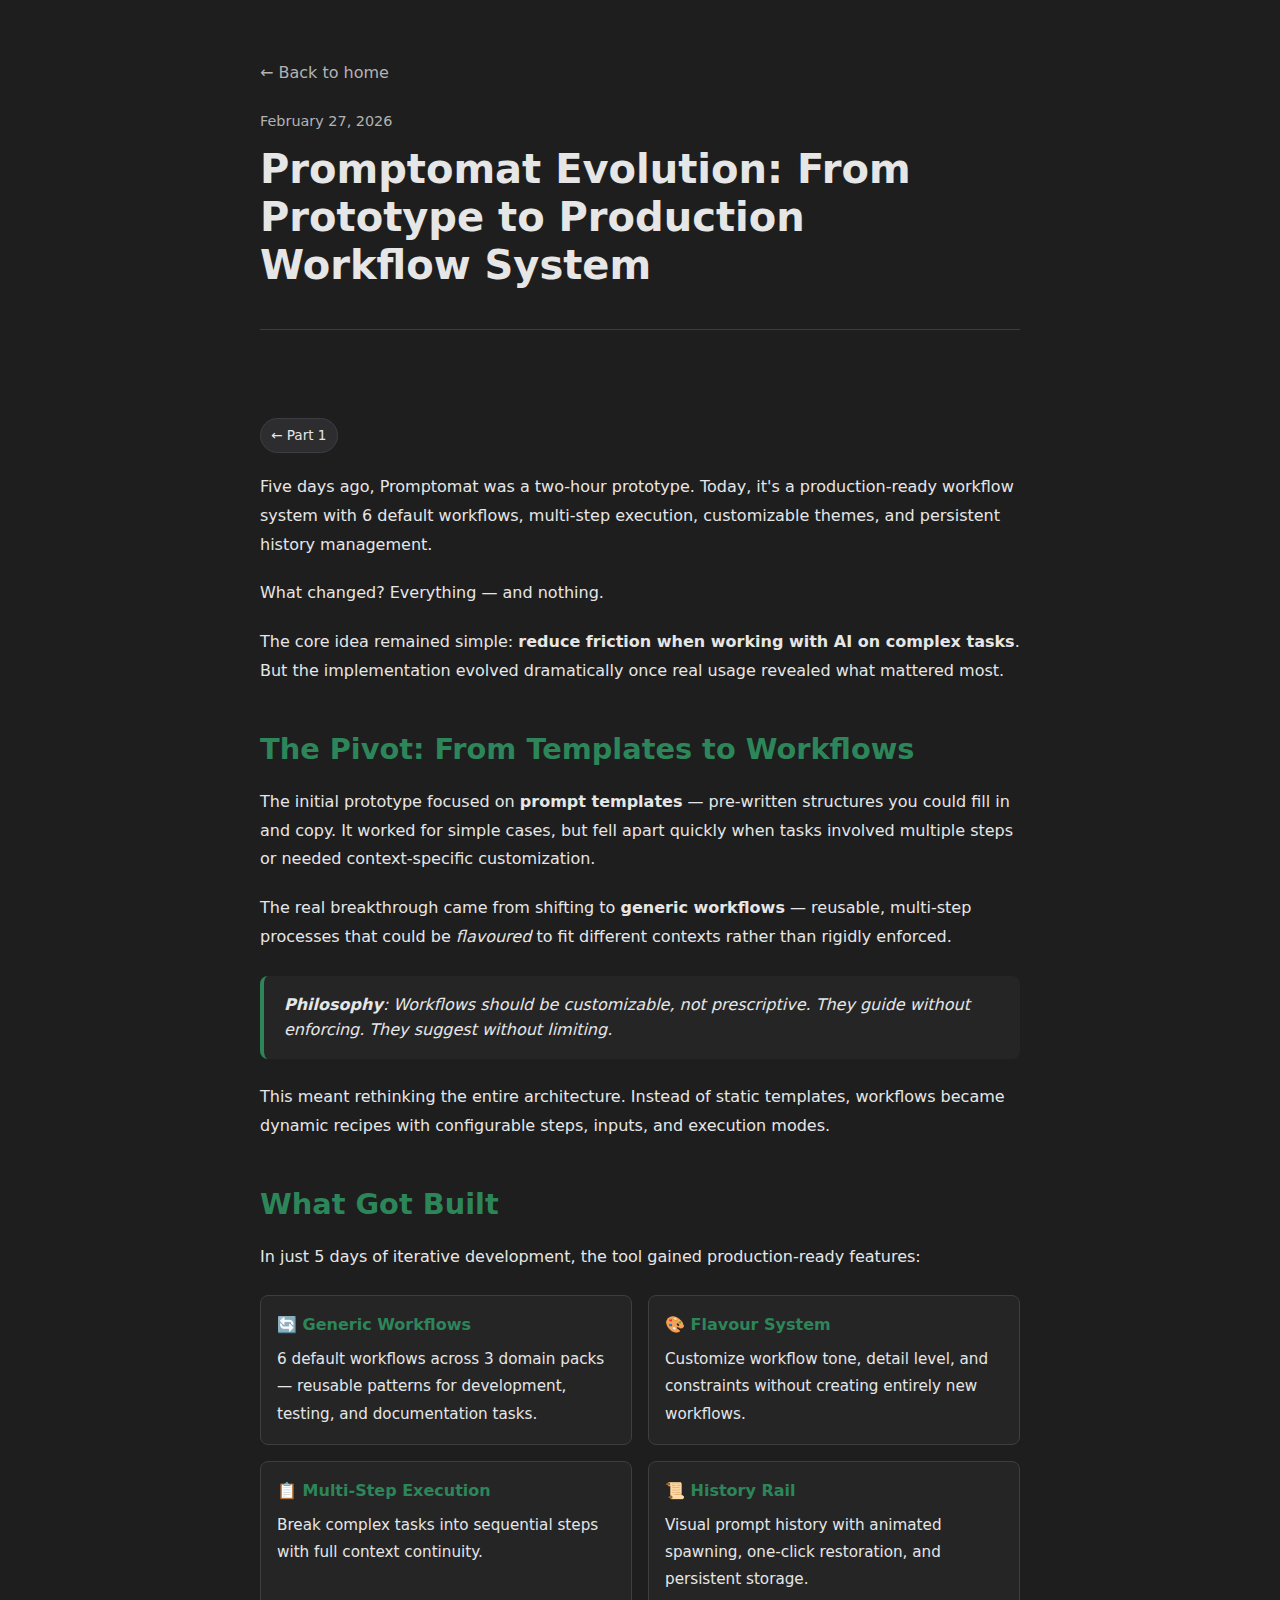
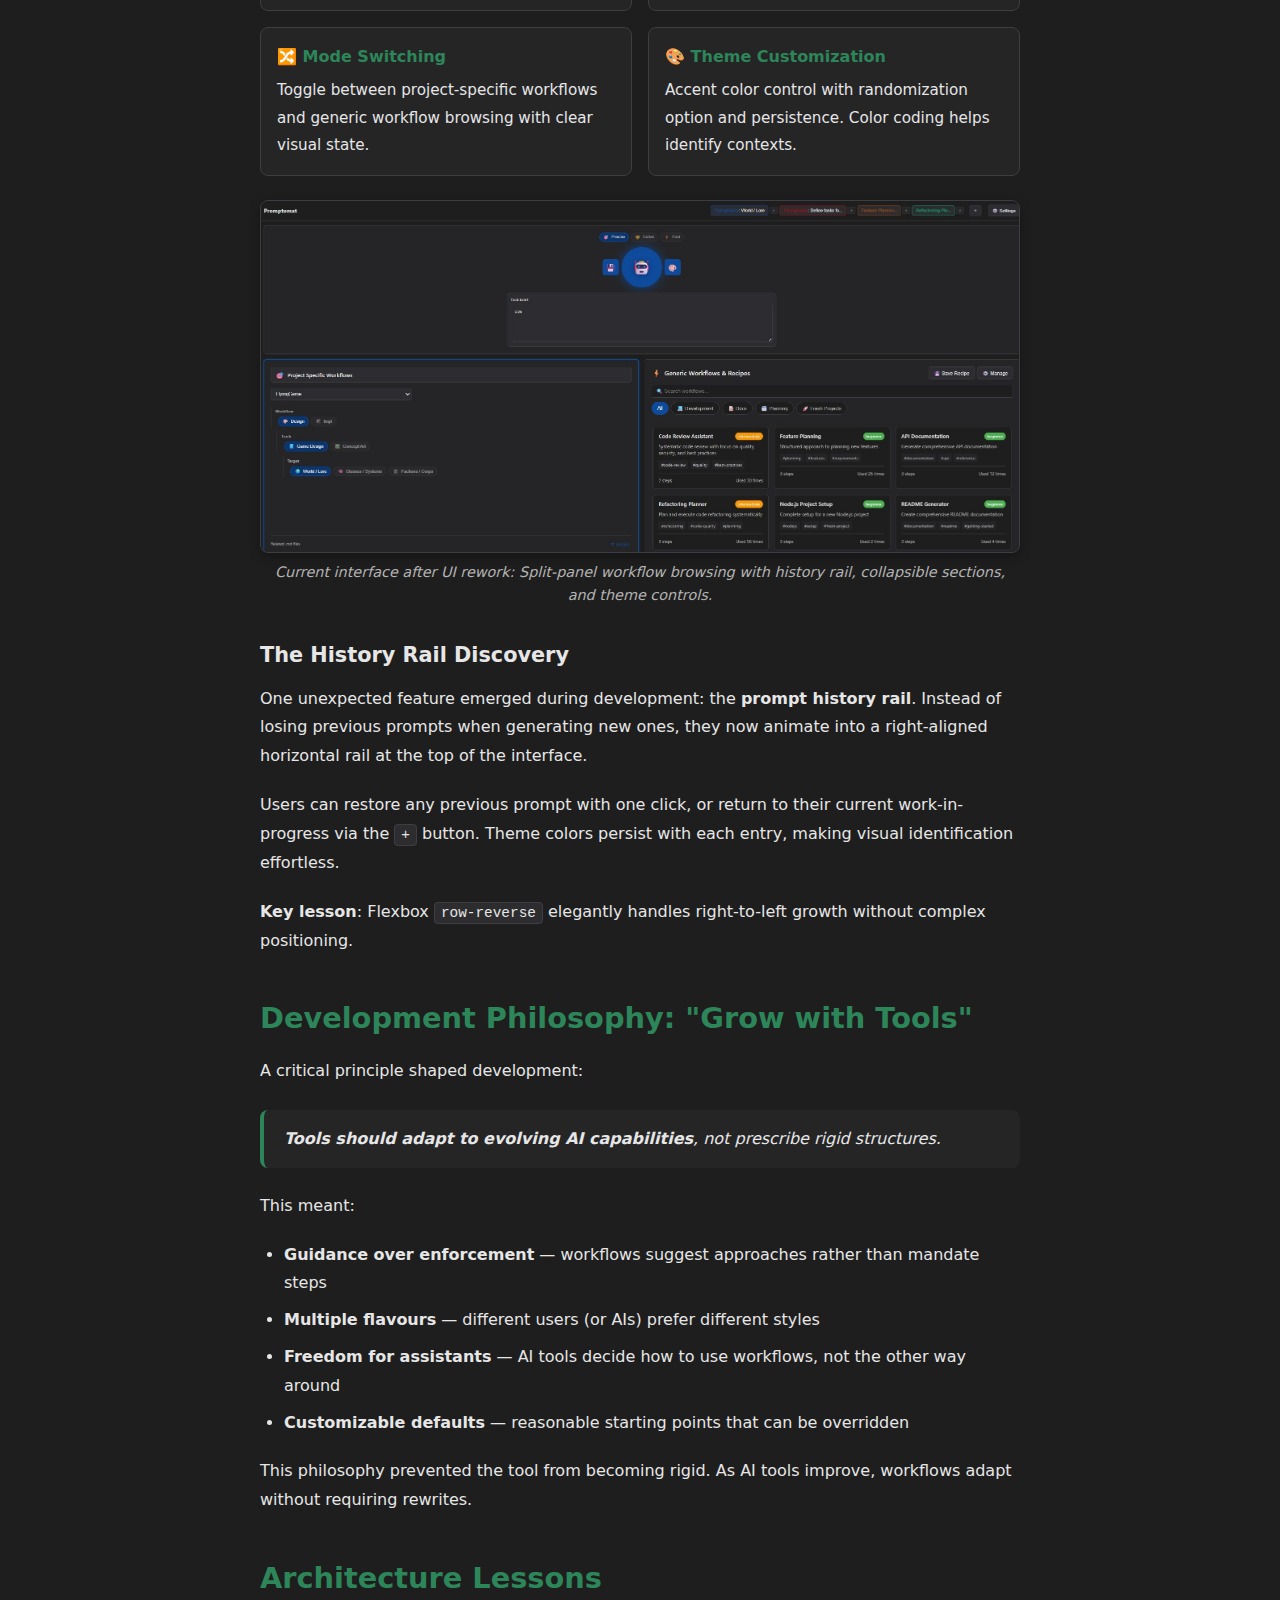
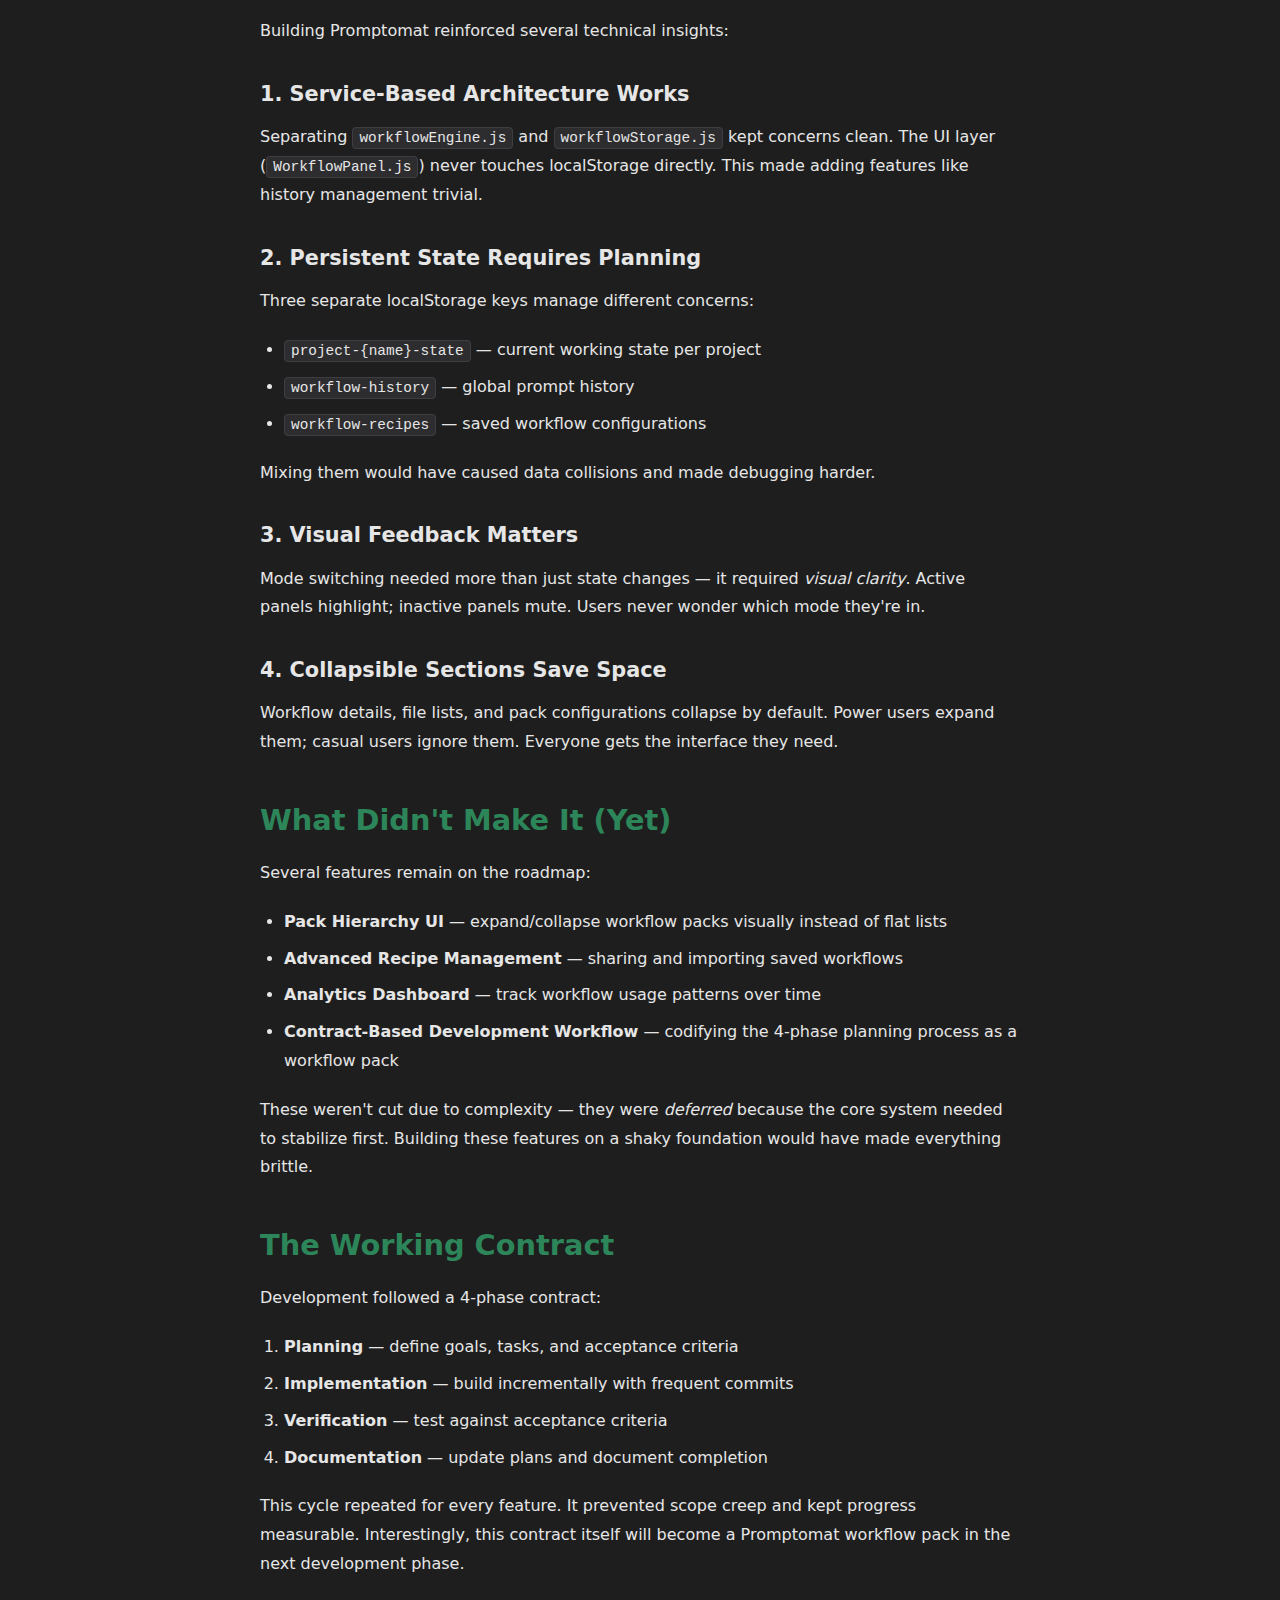
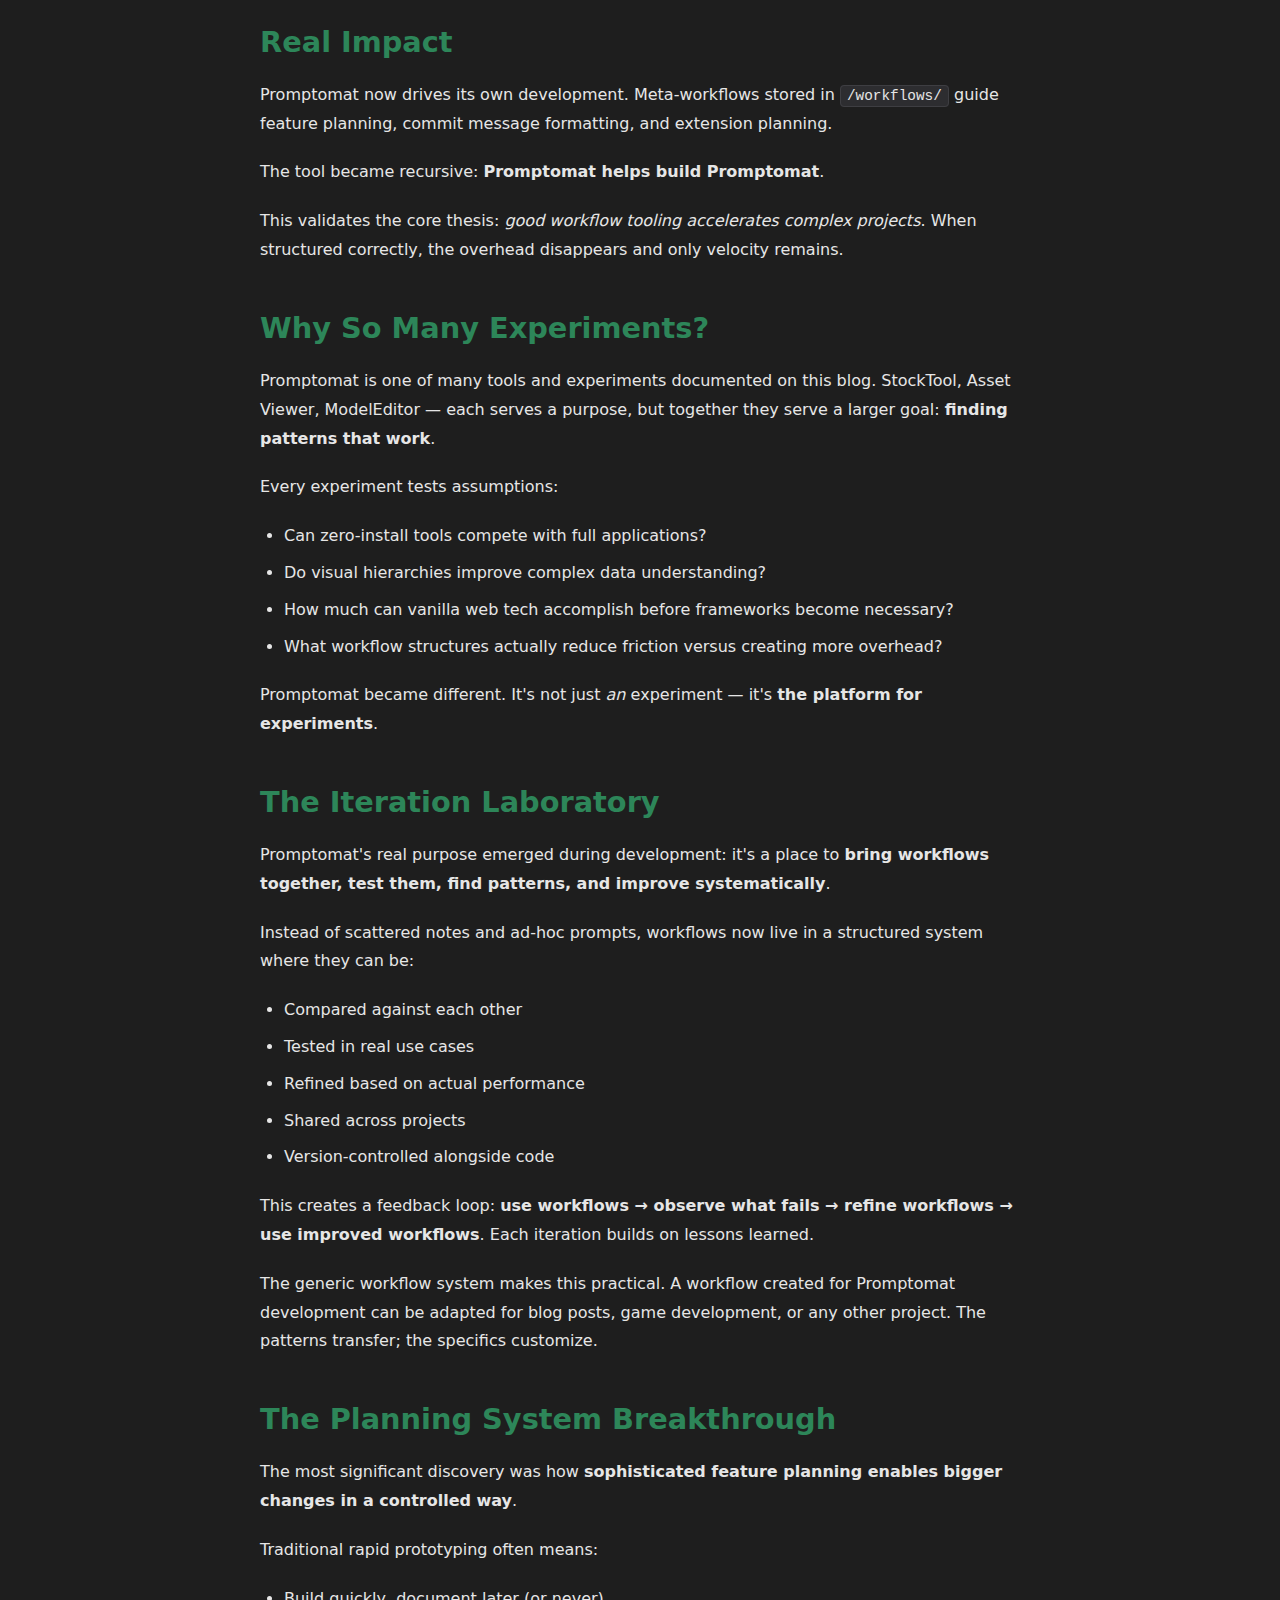
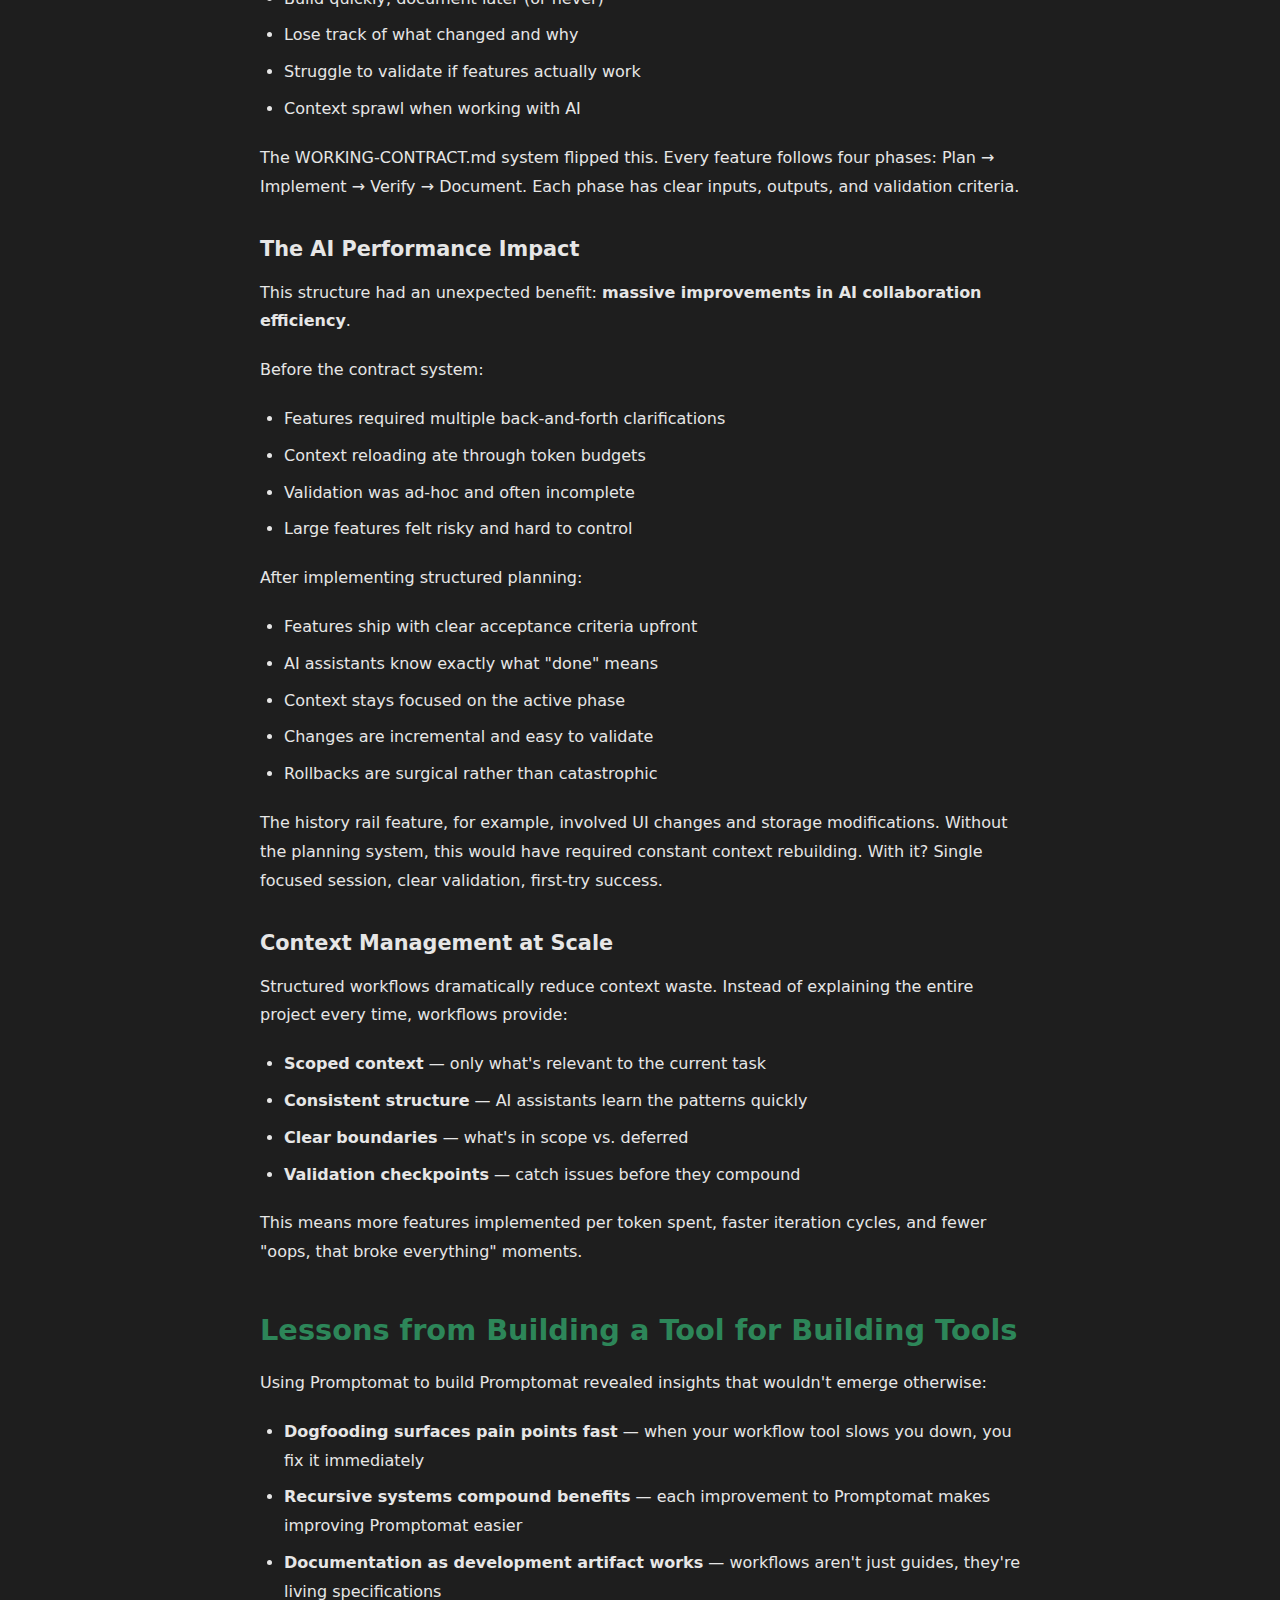
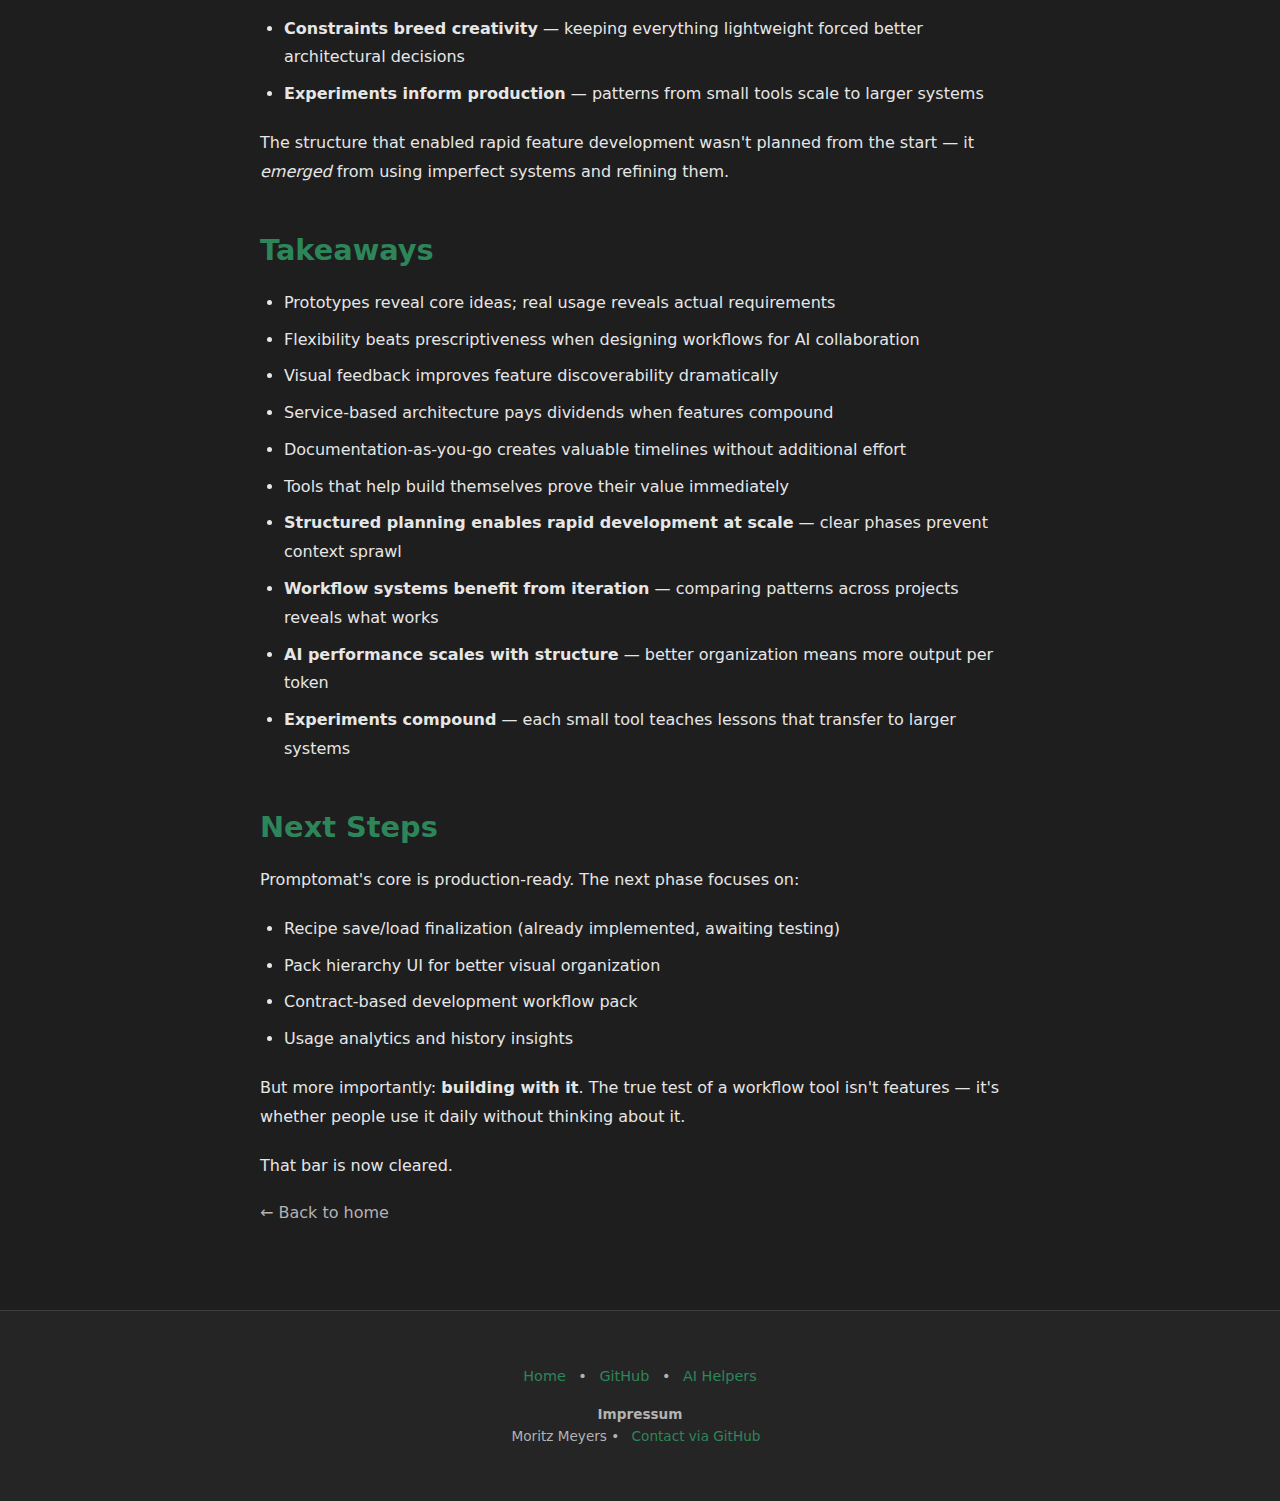
<file: posts/promptomat-evolution.html>
<!DOCTYPE html>

<html lang="en">
<head>
<meta charset="utf-8"/>
<meta content="width=device-width,initial-scale=1" name="viewport"/>
<title>Promptomat Evolution: From Prototype to Production Workflow System - Evergreen Gaming</title>
<link href="../style.css" rel="stylesheet"/>
<script src="../tags-config.js"></script>
<script src="../post-helper.js"></script>
<style>
    .post-content {
      max-width: 800px;
      margin: 0 auto;
      padding: 60px 20px;
    }
    .post-header {
      margin-bottom: 40px;
      padding-bottom: 24px;
      border-bottom: 1px solid var(--border);
    }
    .post-content h1 {
      margin: 0 0 16px;
      font-size: 2.5rem;
      line-height: 1.2;
    }
    .post-content h2 {
      margin: 40px 0 16px;
      color: var(--accent);
      font-size: 1.8rem;
    }
    .post-content h3 {
      margin: 32px 0 12px;
      font-size: 1.3rem;
    }
    .post-content p {
      margin: 0 0 20px;
      line-height: 1.8;
    }
    .post-content ul, .post-content ol {
      margin: 0 0 20px;
      padding-left: 24px;
      line-height: 1.8;
    }
    .post-content li {
      margin-bottom: 8px;
    }
    :root {
      --accent: #2d8659;
      --accent-hover: #3aa36d;
    }
    .post-content code {
      padding: 2px 6px;
      background: var(--panel2);
      border: 1px solid var(--border);
      border-radius: 4px;
      font-family: 'Courier New', monospace;
      font-size: 0.9em;
    }
    .post-content blockquote {
      margin: 24px 0;
      padding: 16px 20px;
      background: var(--panel);
      border-left: 4px solid var(--accent);
      border-radius: var(--radius);
      font-style: italic;
    }
    .back-link {
      display: inline-block;
      margin-bottom: 24px;
      color: var(--muted);
    }
    .back-link:hover {
      color: var(--accent);
    }
    .post-content img {
      width: 100%;
      max-width: 800px;
      height: auto;
      margin: 24px auto;
      display: block;
      border: 1px solid var(--border);
      border-radius: var(--radius);
      box-shadow: 0 4px 12px rgba(0, 0, 0, 0.3);
    }
    .image-caption {
      display: block;
      margin: -16px 0 32px;
      font-size: 0.9rem;
      color: var(--muted);
      text-align: center;
      font-style: italic;
    }
    .feature-grid {
      display: grid;
      grid-template-columns: repeat(auto-fit, minmax(280px, 1fr));
      gap: 16px;
      margin: 24px 0;
    }
    .feature-card {
      background: var(--panel);
      border: 1px solid var(--border);
      border-radius: var(--radius);
      padding: 16px;
    }
    .feature-card h4 {
      margin: 0 0 8px;
      color: var(--accent);
    }
    .feature-card p {
      margin: 0;
      font-size: 0.95rem;
    }
    .lightbox-overlay {
      position: fixed;
      inset: 0;
      display: flex;
      align-items: center;
      justify-content: center;
      padding: 24px;
      background: rgba(0, 0, 0, 0.75);
      opacity: 0;
      pointer-events: none;
      transition: opacity 0.2s ease;
      z-index: 9999;
    }
    .lightbox-overlay.is-open {
      opacity: 1;
      pointer-events: auto;
    }
    .lightbox-img {
      max-width: min(99vw, 1800px);
      max-height: 96vh;
      border-radius: var(--radius);
      box-shadow: 0 0 140px rgba(45, 134, 89, 0.45), 0 0 320px rgba(45, 134, 89, 0.25), 0 8px 30px rgba(0, 0, 0, 0.6);
    }
  </style>
</head>
<body>
<div class="post-content">
<a class="back-link" href="../index.html">← Back to home</a>
<header class="post-header">
<div class="post-meta">
<time datetime="2026-02-27">February 27, 2026</time>
      </div>
<h1>Promptomat Evolution: From Prototype to Production Workflow System</h1>
</header>
<article>
<p><span data-post-topic></span> <span data-post-project></span><br/>
<span data-post-tags></span></p>
<p class="series-nav">
  <a class="series-bubble" href="promptomat-creation.html">← Part 1</a>
</p>

<p>Five days ago, Promptomat was a two-hour prototype. Today, it's a production-ready workflow system with 6 default workflows, multi-step execution, customizable themes, and persistent history management.</p>

<p>What changed? Everything — and nothing.</p>

<p>The core idea remained simple: <strong>reduce friction when working with AI on complex tasks</strong>. But the implementation evolved dramatically once real usage revealed what mattered most.</p>

<h2>The Pivot: From Templates to Workflows</h2>

<p>The initial prototype focused on <strong>prompt templates</strong> — pre-written structures you could fill in and copy. It worked for simple cases, but fell apart quickly when tasks involved multiple steps or needed context-specific customization.</p>

<p>The real breakthrough came from shifting to <strong>generic workflows</strong> — reusable, multi-step processes that could be <em>flavoured</em> to fit different contexts rather than rigidly enforced.</p>

<blockquote>
<strong>Philosophy</strong>: Workflows should be <em>customizable, not prescriptive</em>. They guide without enforcing. They suggest without limiting.
</blockquote>

<p>This meant rethinking the entire architecture. Instead of static templates, workflows became dynamic recipes with configurable steps, inputs, and execution modes.</p>

<h2>What Got Built</h2>

<p>In just 5 days of iterative development, the tool gained production-ready features:</p>

<div class="feature-grid">
  <div class="feature-card">
    <h4>🔄 Generic Workflows</h4>
    <p>6 default workflows across 3 domain packs — reusable patterns for development, testing, and documentation tasks.</p>
  </div>
  <div class="feature-card">
    <h4>🎨 Flavour System</h4>
    <p>Customize workflow tone, detail level, and constraints without creating entirely new workflows.</p>
  </div>
  <div class="feature-card">
    <h4>📋 Multi-Step Execution</h4>
    <p>Break complex tasks into sequential steps with full context continuity.</p>
  </div>
  <div class="feature-card">
    <h4>📜 History Rail</h4>
    <p>Visual prompt history with animated spawning, one-click restoration, and persistent storage.</p>
  </div>
  <div class="feature-card">
    <h4>🔀 Mode Switching</h4>
    <p>Toggle between project-specific workflows and generic workflow browsing with clear visual state.</p>
  </div>
  <div class="feature-card">
    <h4>🎨 Theme Customization</h4>
    <p>Accent color control with randomization option and persistence. Color coding helps identify contexts.</p>
  </div>
</div>

<img alt="Promptomat Current Interface" src="p7_pomptomatEvo1.jpg"/>
<span class="image-caption">Current interface after UI rework: Split-panel workflow browsing with history rail, collapsible sections, and theme controls.</span>

<h3>The History Rail Discovery</h3>

<p>One unexpected feature emerged during development: the <strong>prompt history rail</strong>. Instead of losing previous prompts when generating new ones, they now animate into a right-aligned horizontal rail at the top of the interface.</p>

<p>Users can restore any previous prompt with one click, or return to their current work-in-progress via the <code>+</code> button. Theme colors persist with each entry, making visual identification effortless.</p>

<p><strong>Key lesson</strong>: Flexbox <code>row-reverse</code> elegantly handles right-to-left growth without complex positioning.</p>

<h2>Development Philosophy: "Grow with Tools"</h2>

<p>A critical principle shaped development:</p>

<blockquote>
<strong>Tools should adapt to evolving AI capabilities</strong>, not prescribe rigid structures.
</blockquote>

<p>This meant:</p>
<ul>
<li><strong>Guidance over enforcement</strong> — workflows suggest approaches rather than mandate steps</li>
<li><strong>Multiple flavours</strong> — different users (or AIs) prefer different styles</li>
<li><strong>Freedom for assistants</strong> — AI tools decide how to use workflows, not the other way around</li>
<li><strong>Customizable defaults</strong> — reasonable starting points that can be overridden</li>
</ul>

<p>This philosophy prevented the tool from becoming rigid. As AI tools improve, workflows adapt without requiring rewrites.</p>

<h2>Architecture Lessons</h2>

<p>Building Promptomat reinforced several technical insights:</p>

<h3>1. Service-Based Architecture Works</h3>
<p>Separating <code>workflowEngine.js</code> and <code>workflowStorage.js</code> kept concerns clean. The UI layer (<code>WorkflowPanel.js</code>) never touches localStorage directly. This made adding features like history management trivial.</p>

<h3>2. Persistent State Requires Planning</h3>
<p>Three separate localStorage keys manage different concerns:</p>
<ul>
  <li><code>project-{name}-state</code> — current working state per project</li>
  <li><code>workflow-history</code> — global prompt history</li>
  <li><code>workflow-recipes</code> — saved workflow configurations</li>
</ul>
<p>Mixing them would have caused data collisions and made debugging harder.</p>

<h3>3. Visual Feedback Matters</h3>
<p>Mode switching needed more than just state changes — it required <em>visual clarity</em>. Active panels highlight; inactive panels mute. Users never wonder which mode they're in.</p>

<h3>4. Collapsible Sections Save Space</h3>
<p>Workflow details, file lists, and pack configurations collapse by default. Power users expand them; casual users ignore them. Everyone gets the interface they need.</p>

<h2>What Didn't Make It (Yet)</h2>

<p>Several features remain on the roadmap:</p>
<ul>
<li><strong>Pack Hierarchy UI</strong> — expand/collapse workflow packs visually instead of flat lists</li>
<li><strong>Advanced Recipe Management</strong> — sharing and importing saved workflows</li>
<li><strong>Analytics Dashboard</strong> — track workflow usage patterns over time</li>
<li><strong>Contract-Based Development Workflow</strong> — codifying the 4-phase planning process as a workflow pack</li>
</ul>

<p>These weren't cut due to complexity — they were <em>deferred</em> because the core system needed to stabilize first. Building these features on a shaky foundation would have made everything brittle.</p>

<h2>The Working Contract</h2>

<p>Development followed a 4-phase contract:</p>
<ol>
  <li><strong>Planning</strong> — define goals, tasks, and acceptance criteria</li>
  <li><strong>Implementation</strong> — build incrementally with frequent commits</li>
  <li><strong>Verification</strong> — test against acceptance criteria</li>
  <li><strong>Documentation</strong> — update plans and document completion</li>
</ol>

<p>This cycle repeated for every feature. It prevented scope creep and kept progress measurable. Interestingly, this contract itself will become a Promptomat workflow pack in the next development phase.</p>

<h2>Real Impact</h2>

<p>Promptomat now drives its own development. Meta-workflows stored in <code>/workflows/</code> guide feature planning, commit message formatting, and extension planning.</p>

<p>The tool became recursive: <strong>Promptomat helps build Promptomat</strong>.</p>

<p>This validates the core thesis: <em>good workflow tooling accelerates complex projects</em>. When structured correctly, the overhead disappears and only velocity remains.</p>

<h2>Why So Many Experiments?</h2>

<p>Promptomat is one of many tools and experiments documented on this blog. StockTool, Asset Viewer, ModelEditor — each serves a purpose, but together they serve a larger goal: <strong>finding patterns that work</strong>.</p>

<p>Every experiment tests assumptions:</p>
<ul>
<li>Can zero-install tools compete with full applications?</li>
<li>Do visual hierarchies improve complex data understanding?</li>
<li>How much can vanilla web tech accomplish before frameworks become necessary?</li>
<li>What workflow structures actually reduce friction versus creating more overhead?</li>
</ul>

<p>Promptomat became different. It's not just <em>an</em> experiment — it's <strong>the platform for experiments</strong>.</p>

<h2>The Iteration Laboratory</h2>

<p>Promptomat's real purpose emerged during development: it's a place to <strong>bring workflows together, test them, find patterns, and improve systematically</strong>.</p>

<p>Instead of scattered notes and ad-hoc prompts, workflows now live in a structured system where they can be:</p>
<ul>
<li>Compared against each other</li>
<li>Tested in real use cases</li>
<li>Refined based on actual performance</li>
<li>Shared across projects</li>
<li>Version-controlled alongside code</li>
</ul>

<p>This creates a feedback loop: <strong>use workflows → observe what fails → refine workflows → use improved workflows</strong>. Each iteration builds on lessons learned.</p>

<p>The generic workflow system makes this practical. A workflow created for Promptomat development can be adapted for blog posts, game development, or any other project. The patterns transfer; the specifics customize.</p>

<h2>The Planning System Breakthrough</h2>

<p>The most significant discovery was how <strong>sophisticated feature planning enables bigger changes in a controlled way</strong>.</p>

<p>Traditional rapid prototyping often means:</p>
<ul>
<li>Build quickly, document later (or never)</li>
<li>Lose track of what changed and why</li>
<li>Struggle to validate if features actually work</li>
<li>Context sprawl when working with AI</li>
</ul>

<p>The WORKING-CONTRACT.md system flipped this. Every feature follows four phases: Plan → Implement → Verify → Document. Each phase has clear inputs, outputs, and validation criteria.</p>

<h3>The AI Performance Impact</h3>

<p>This structure had an unexpected benefit: <strong>massive improvements in AI collaboration efficiency</strong>.</p>

<p>Before the contract system:</p>
<ul>
<li>Features required multiple back-and-forth clarifications</li>
<li>Context reloading ate through token budgets</li>
<li>Validation was ad-hoc and often incomplete</li>
<li>Large features felt risky and hard to control</li>
</ul>

<p>After implementing structured planning:</p>
<ul>
<li>Features ship with clear acceptance criteria upfront</li>
<li>AI assistants know exactly what "done" means</li>
<li>Context stays focused on the active phase</li>
<li>Changes are incremental and easy to validate</li>
<li>Rollbacks are surgical rather than catastrophic</li>
</ul>

<p>The history rail feature, for example, involved UI changes and storage modifications. Without the planning system, this would have required constant context rebuilding. With it? Single focused session, clear validation, first-try success.</p>

<h3>Context Management at Scale</h3>

<p>Structured workflows dramatically reduce context waste. Instead of explaining the entire project every time, workflows provide:</p>
<ul>
<li><strong>Scoped context</strong> — only what's relevant to the current task</li>
<li><strong>Consistent structure</strong> — AI assistants learn the patterns quickly</li>
<li><strong>Clear boundaries</strong> — what's in scope vs. deferred</li>
<li><strong>Validation checkpoints</strong> — catch issues before they compound</li>
</ul>

<p>This means more features implemented per token spent, faster iteration cycles, and fewer "oops, that broke everything" moments.</p>

<h2>Lessons from Building a Tool for Building Tools</h2>

<p>Using Promptomat to build Promptomat revealed insights that wouldn't emerge otherwise:</p>

<ul>
<li><strong>Dogfooding surfaces pain points fast</strong> — when your workflow tool slows you down, you fix it immediately</li>
<li><strong>Recursive systems compound benefits</strong> — each improvement to Promptomat makes improving Promptomat easier</li>
<li><strong>Documentation as development artifact works</strong> — workflows aren't just guides, they're living specifications</li>
<li><strong>Constraints breed creativity</strong> — keeping everything lightweight forced better architectural decisions</li>
<li><strong>Experiments inform production</strong> — patterns from small tools scale to larger systems</li>
</ul>

<p>The structure that enabled rapid feature development wasn't planned from the start — it <em>emerged</em> from using imperfect systems and refining them.</p>

<h2>Takeaways</h2>

<ul>
<li>Prototypes reveal core ideas; real usage reveals actual requirements</li>
<li>Flexibility beats prescriptiveness when designing workflows for AI collaboration</li>
<li>Visual feedback improves feature discoverability dramatically</li>
<li>Service-based architecture pays dividends when features compound</li>
<li>Documentation-as-you-go creates valuable timelines without additional effort</li>
<li>Tools that help build themselves prove their value immediately</li>
<li><strong>Structured planning enables rapid development at scale</strong> — clear phases prevent context sprawl</li>
<li><strong>Workflow systems benefit from iteration</strong> — comparing patterns across projects reveals what works</li>
<li><strong>AI performance scales with structure</strong> — better organization means more output per token</li>
<li><strong>Experiments compound</strong> — each small tool teaches lessons that transfer to larger systems</li>
</ul>

<h2>Next Steps</h2>

<p>Promptomat's core is production-ready. The next phase focuses on:</p>
<ul>
<li>Recipe save/load finalization (already implemented, awaiting testing)</li>
<li>Pack hierarchy UI for better visual organization</li>
<li>Contract-based development workflow pack</li>
<li>Usage analytics and history insights</li>
</ul>

<p>But more importantly: <strong>building with it</strong>. The true test of a workflow tool isn't features — it's whether people use it daily without thinking about it.</p>

<p>That bar is now cleared.</p>

</article>
<a class="back-link" href="../index.html">← Back to home</a>
</div>
<footer class="site-footer">
<div class="container">
<p>
<a href="../index.html">Home</a> • 
        <a href="https://github.com/evergreenGaming">GitHub</a> • 
        <a href="https://github.com/evergreenGaming/AIhelpers">AI Helpers</a>
</p>
<p style="margin-top: 16px; font-size: 0.85rem;">
<strong>Impressum</strong><br/>
        Moritz Meyers • <a href="https://github.com/evergreenGaming">Contact via GitHub</a>
</p>
</div>
</footer>
<script>
    (function(){
      const overlay = document.createElement('div');
      overlay.className = 'lightbox-overlay';
      overlay.innerHTML = '<img class="lightbox-img" alt="Expanded image" />';
      const imgEl = overlay.querySelector('img');
      document.body.appendChild(overlay);

      const open = (src, alt) => {
        imgEl.src = src;
        imgEl.alt = alt || 'Expanded image';
        overlay.classList.add('is-open');
        document.body.style.overflow = 'hidden';
      };

      const close = () => {
        overlay.classList.remove('is-open');
        imgEl.src = '';
        document.body.style.overflow = '';
      };

      overlay.addEventListener('click', (event) => {
        if (event.target === overlay) {
          close();
        }
      });

      document.addEventListener('keydown', (event) => {
        if (event.key === 'Escape') {
          close();
        }
      });

      document.querySelectorAll('.post-content img').forEach((img) => {
        img.style.cursor = 'zoom-in';
        img.addEventListener('click', () => open(img.src, img.alt));
      });
    })();
  </script>
</body>
</html>
</file>
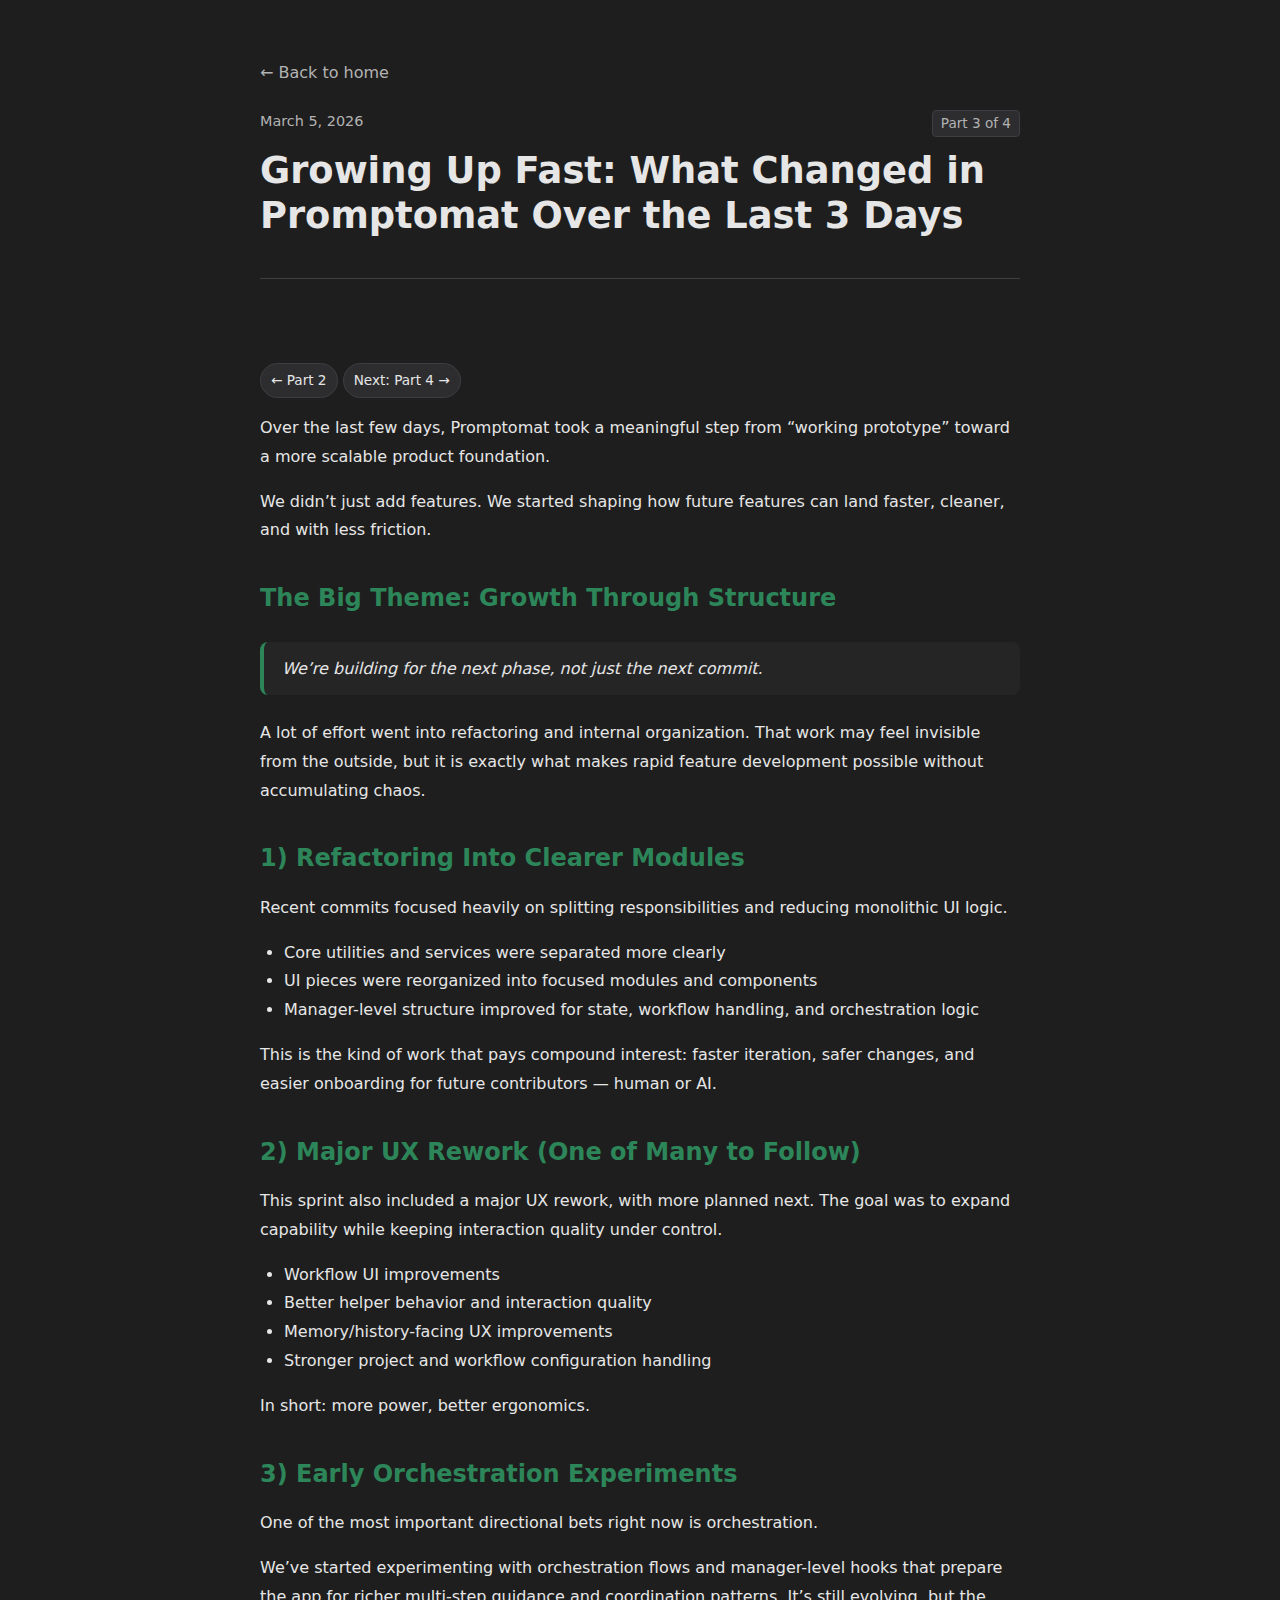
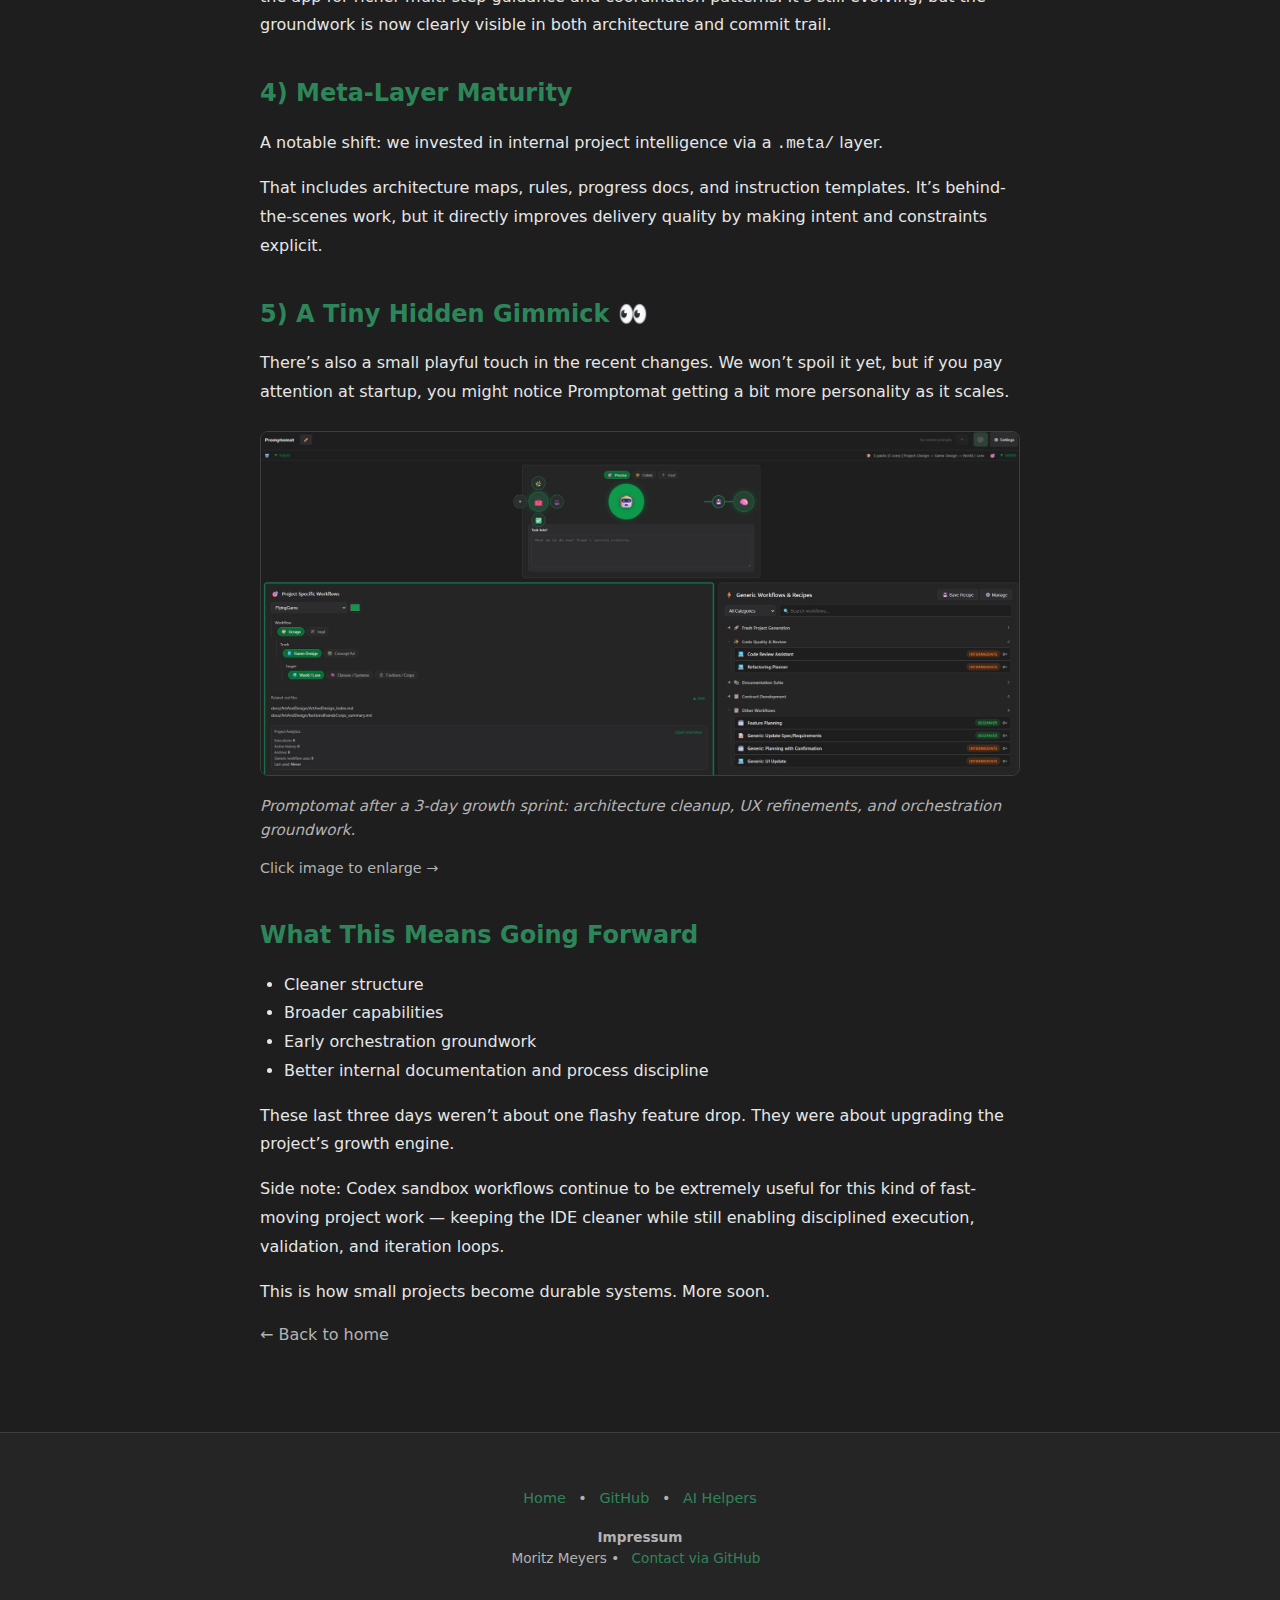
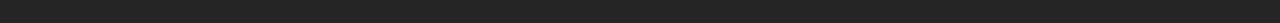
<file: posts/promptomat-growth-engine.html>
<!DOCTYPE html>
<html lang="en">
<head>
<meta charset="utf-8"/>
<meta content="width=device-width,initial-scale=1" name="viewport"/>
<title>Growing Up Fast: What Changed in Promptomat Over the Last 3 Days - Evergreen Gaming</title>
<link href="../style.css" rel="stylesheet"/>
<script src="../tags-config.js"></script>
<script src="../post-helper.js"></script>
<style>
  .post-content { max-width: 800px; margin: 0 auto; padding: 60px 20px; }
  .post-header { margin-bottom: 40px; padding-bottom: 24px; border-bottom: 1px solid var(--border); }
  .post-content h1 { margin: 0 0 16px; font-size: 2.3rem; line-height: 1.2; }
  .post-content h2 { margin: 34px 0 12px; color: var(--accent); }
  .post-content p, .post-content li { line-height: 1.8; }
  .post-content ul { padding-left: 24px; }
  .back-link { display: inline-block; margin-bottom: 24px; color: var(--muted); }
  .back-link:hover { color: var(--accent); }
  blockquote {
    margin: 24px 0;
    padding: 14px 18px;
    border-left: 4px solid var(--accent);
    background: var(--panel);
    border-radius: var(--radius);
    font-style: italic;
  }
  .image-placeholder {
    margin: 24px 0;
    border: 1px dashed var(--border);
    border-radius: var(--radius);
    padding: 16px;
    color: var(--muted);
    background: var(--panel);
  }
  .post-image {
    margin: 24px 0;
  }
  .post-image img {
    width: 100%;
    border-radius: var(--radius);
    border: 1px solid var(--border);
    cursor: zoom-in;
  }
  .post-image figcaption {
    margin-top: 10px;
    color: var(--muted);
    font-size: 0.95rem;
    font-style: italic;
  }
  .image-hint {
    margin-top: -10px;
    color: var(--muted);
    font-size: 0.9rem;
  }
  .lightbox-overlay {
    position: fixed;
    inset: 0;
    display: flex;
    align-items: center;
    justify-content: center;
    padding: 24px;
    background: rgba(0, 0, 0, 0.75);
    opacity: 0;
    pointer-events: none;
    transition: opacity 0.2s ease;
    z-index: 9999;
  }
  .lightbox-overlay.is-open {
    opacity: 1;
    pointer-events: auto;
  }
  .lightbox-img {
    max-width: min(99vw, 1800px);
    max-height: 96vh;
    border-radius: var(--radius);
    box-shadow: 0 0 140px rgba(45, 134, 89, 0.45), 0 0 320px rgba(45, 134, 89, 0.25), 0 8px 30px rgba(0, 0, 0, 0.6);
  }
</style>
</head>
<body>
<div class="post-content">
<a class="back-link" href="../index.html">← Back to home</a>
<header class="post-header">
<div class="post-meta">
<time datetime="2026-03-05">March 5, 2026</time>
<span class="post-tag">Part 3 of 4</span>
</div>
<h1>Growing Up Fast: What Changed in Promptomat Over the Last 3 Days</h1>
</header>
<article>
<p><span data-post-topic></span> <span data-post-project></span><br/>
<span data-post-tags></span></p>
<p class="series-nav">
  <a class="series-bubble" href="promptomat-evolution.html">← Part 2</a>
  <a class="series-bubble" href="promptomat-sharper-creative-pipeline.html">Next: Part 4 →</a>
</p>

<p>Over the last few days, Promptomat took a meaningful step from “working prototype” toward a more scalable product foundation.</p>
<p>We didn’t just add features. We started shaping how future features can land faster, cleaner, and with less friction.</p>

<h2>The Big Theme: Growth Through Structure</h2>
<blockquote>
  We’re building for the next phase, not just the next commit.
</blockquote>
<p>A lot of effort went into refactoring and internal organization. That work may feel invisible from the outside, but it is exactly what makes rapid feature development possible without accumulating chaos.</p>

<h2>1) Refactoring Into Clearer Modules</h2>
<p>Recent commits focused heavily on splitting responsibilities and reducing monolithic UI logic.</p>
<ul>
  <li>Core utilities and services were separated more clearly</li>
  <li>UI pieces were reorganized into focused modules and components</li>
  <li>Manager-level structure improved for state, workflow handling, and orchestration logic</li>
</ul>
<p>This is the kind of work that pays compound interest: faster iteration, safer changes, and easier onboarding for future contributors — human or AI.</p>

<h2>2) Major UX Rework (One of Many to Follow)</h2>
<p>This sprint also included a major UX rework, with more planned next. The goal was to expand capability while keeping interaction quality under control.</p>
<ul>
  <li>Workflow UI improvements</li>
  <li>Better helper behavior and interaction quality</li>
  <li>Memory/history-facing UX improvements</li>
  <li>Stronger project and workflow configuration handling</li>
</ul>
<p>In short: more power, better ergonomics.</p>

<h2>3) Early Orchestration Experiments</h2>
<p>One of the most important directional bets right now is orchestration.</p>
<p>We’ve started experimenting with orchestration flows and manager-level hooks that prepare the app for richer multi-step guidance and coordination patterns. It’s still evolving, but the groundwork is now clearly visible in both architecture and commit trail.</p>

<h2>4) Meta-Layer Maturity</h2>
<p>A notable shift: we invested in internal project intelligence via a <code>.meta/</code> layer.</p>
<p>That includes architecture maps, rules, progress docs, and instruction templates. It’s behind-the-scenes work, but it directly improves delivery quality by making intent and constraints explicit.</p>

<h2>5) A Tiny Hidden Gimmick 👀</h2>
<p>There’s also a small playful touch in the recent changes. We won’t spoil it yet, but if you pay attention at startup, you might notice Promptomat getting a bit more personality as it scales.</p>

<figure class="post-image">
  <img src="p8_promptomat-growth-3days.jpg" alt="Promptomat growth sprint snapshot after three days of development changes"/>
  <figcaption>Promptomat after a 3-day growth sprint: architecture cleanup, UX refinements, and orchestration groundwork.</figcaption>
</figure>
<p class="image-hint">Click image to enlarge &rarr;</p>

<h2>What This Means Going Forward</h2>
<ul>
  <li>Cleaner structure</li>
  <li>Broader capabilities</li>
  <li>Early orchestration groundwork</li>
  <li>Better internal documentation and process discipline</li>
</ul>
<p>These last three days weren’t about one flashy feature drop. They were about upgrading the project’s growth engine.</p>
<p>Side note: Codex sandbox workflows continue to be extremely useful for this kind of fast-moving project work — keeping the IDE cleaner while still enabling disciplined execution, validation, and iteration loops.</p>
<p>This is how small projects become durable systems. More soon.</p>
</article>
<a class="back-link" href="../index.html">← Back to home</a>
</div>
<footer class="site-footer">
<div class="container">
<p><a href="../index.html">Home</a> • <a href="https://github.com/evergreenGaming">GitHub</a> • <a href="https://github.com/evergreenGaming/AIhelpers">AI Helpers</a></p>
<p style="margin-top: 16px; font-size: 0.85rem;"><strong>Impressum</strong><br/>Moritz Meyers • <a href="https://github.com/evergreenGaming">Contact via GitHub</a></p>
</div>
</footer>
<script>
  (function(){
    const overlay = document.createElement('div');
    overlay.className = 'lightbox-overlay';
    overlay.innerHTML = '<img class="lightbox-img" alt="Expanded image" />';
    const imgEl = overlay.querySelector('img');
    document.body.appendChild(overlay);

    const open = (src, alt) => {
      imgEl.src = src;
      imgEl.alt = alt || 'Expanded image';
      overlay.classList.add('is-open');
      document.body.style.overflow = 'hidden';
    };

    const close = () => {
      overlay.classList.remove('is-open');
      imgEl.src = '';
      document.body.style.overflow = '';
    };

    overlay.addEventListener('click', (event) => {
      if (event.target === overlay) {
        close();
      }
    });

    document.addEventListener('keydown', (event) => {
      if (event.key === 'Escape') {
        close();
      }
    });

    document.querySelectorAll('.post-image img').forEach((img) => {
      img.addEventListener('click', () => open(img.src, img.alt));
    });
  })();
</script>
</body>
</html>
</file>
<file: style.css>
/* Evergreen Gaming Blog - Clean, modern, flat dark design */
:root {
  --bg: #1e1e1e;
  --panel: #252526;
  --panel2: #2d2d30;
  --border: #3e3e42;
  --text: #e6e6e6;
  --muted: #b3b3b3;
  --accent: #2d8659;
  --accent-hover: #3aa36d;
  --radius: 8px;
  font-family: system-ui, -apple-system, Segoe UI, Roboto, sans-serif;
  line-height: 1.6;
}

* {
  box-sizing: border-box;
}

body {
  margin: 0;
  background: var(--bg);
  color: var(--text);
  font-size: 16px;
}

a {
  color: var(--accent);
  text-decoration: none;
  transition: color 0.2s;
}

a:hover {
  color: var(--accent-hover);
}

.container {
  max-width: 800px;
  margin: 0 auto;
  padding: 0 20px;
}

/* Header */
.site-header {
  background: var(--panel);
  border-bottom: 1px solid var(--border);
  padding: 40px 0;
  text-align: center;
}

.site-title {
  margin: 0 0 8px;
  font-size: 2.5rem;
  font-weight: 700;
  letter-spacing: 0.5px;
  transform: translateX(-10px);
}

.site-tagline {
  margin: 0;
  color: var(--muted);
  font-size: 1.1rem;
  display: inline-flex;
  align-items: center;
  gap: 10px;
}

.tagline-text {
  color: var(--muted);
}

.icon-control {
  display: inline-flex;
  align-items: center;
  justify-content: center;
  width: 1.35em;
  height: 1.35em;
  font-size: 1.45rem;
  line-height: 1;
  border-radius: 999px;
  cursor: pointer;
  user-select: none;
  transition: transform 0.25s ease, background-color 0.2s ease, opacity 0.2s ease;
  --motion-intensity: 6px;
  --motion-duration: 700ms;
}

.icon-control:hover {
  background: rgba(45, 134, 89, 0.15);
}

.icon-control:focus-visible {
  outline: 2px solid rgba(45, 134, 89, 0.6);
  outline-offset: 2px;
}

@keyframes iconVibrate {
  0%, 100% { transform: translate3d(0, 0, 0) rotate(0deg); }
  20% { transform: translate3d(calc(var(--motion-intensity) * -0.35), calc(var(--motion-intensity) * 0.1), 0) rotate(-2deg); }
  40% { transform: translate3d(calc(var(--motion-intensity) * 0.35), calc(var(--motion-intensity) * -0.15), 0) rotate(1.5deg); }
  60% { transform: translate3d(calc(var(--motion-intensity) * -0.28), calc(var(--motion-intensity) * 0.18), 0) rotate(-1.2deg); }
  80% { transform: translate3d(calc(var(--motion-intensity) * 0.25), calc(var(--motion-intensity) * -0.08), 0) rotate(1deg); }
}

@keyframes iconBounce {
  0%, 100% { transform: translate3d(0, 0, 0); }
  25% { transform: translate3d(calc(var(--motion-intensity) * -0.3), calc(var(--motion-intensity) * -0.55), 0); }
  50% { transform: translate3d(calc(var(--motion-intensity) * 0.35), calc(var(--motion-intensity) * -0.25), 0); }
  75% { transform: translate3d(calc(var(--motion-intensity) * -0.2), calc(var(--motion-intensity) * -0.45), 0); }
}

.icon-control.animating-vibrate {
  animation: iconVibrate var(--motion-duration) ease-in-out 1;
}

.icon-control.animating-bounce {
  animation: iconBounce var(--motion-duration) ease-in-out 1;
}

/* Main content */
main {
  padding: 60px 20px;
}

.intro {
  margin-bottom: 60px;
  padding: 24px;
  background: var(--panel);
  border: 1px solid var(--border);
  border-radius: var(--radius);
}

.intro h2 {
  margin-top: 0;
  color: var(--accent);
}

/* Subscription Section */
.subscription-section {
  margin-top: 80px;
  margin-bottom: 60px;
  padding: 40px 0;
  background: var(--bg);
}

.subscription-box {
  padding: 32px;
  background: var(--panel);
  border: 2px solid var(--accent);
  border-radius: var(--radius);
  text-align: center;
}

.subscription-box h2 {
  margin-top: 0;
  margin-bottom: 12px;
  color: var(--accent);
  font-size: 1.5rem;
}

.subscription-box > p {
  margin: 0 0 24px;
  color: var(--muted);
  font-size: 1.05rem;
}

#followit-container {
  max-width: 500px;
  margin: 0 auto;
}

/* Posts section */
.posts h2 {
  margin-bottom: 30px;
  font-size: 1.8rem;
}

.post-card {
  margin-bottom: 40px;
  padding: 24px;
  background: var(--panel);
  border: 1px solid var(--border);
  border-radius: var(--radius);
  transform: scale(1);
  transform-origin: center center;
  will-change: transform;
  transition: transform 0.28s ease, box-shadow 0.28s ease;
}

.post-card:hover {
  transform: scale(1.045);
  box-shadow: 0 10px 24px rgba(0, 0, 0, 0.35);
}

.post-card.is-scroll-focus {
  transform: scale(1.06);
  box-shadow: 0 14px 30px rgba(0, 0, 0, 0.42);
}

.post-card.is-scroll-focus:hover {
  transform: scale(1.08);
}

.post-meta {
  display: flex;
  justify-content: space-between;
  gap: 12px;
  margin-bottom: 12px;
  font-size: 0.9rem;
  color: var(--muted);
}

.post-meta .group-tags {
  font-size: 0.85rem;
}

.post-tag {
  padding: 2px 8px;
  background: var(--panel2);
  border: 1px solid var(--border);
  border-radius: 4px;
  font-size: 0.85rem;
}

.post-title {
  margin: 0 0 12px;
  font-size: 1.5rem;
  font-weight: 600;
}

.post-title a {
  color: var(--text);
}

.post-title a:hover {
  color: var(--accent);
}

.post-excerpt {
  margin: 0 0 16px;
  color: var(--muted);
  line-height: 1.7;
}

.read-more {
  display: inline-block;
  padding: 8px 16px;
  background: var(--accent);
  color: var(--text);
  border-radius: var(--radius);
  font-weight: 500;
  transition: background 0.2s;
}

.read-more:hover {
  background: var(--accent-hover);
  color: var(--text);
}

/* Footer */
.site-footer {
  background: var(--panel);
  border-top: 1px solid var(--border);
  padding: 40px 0;
  text-align: center;
  color: var(--muted);
  font-size: 0.9rem;
}

.site-footer a {
  margin: 0 8px;
}

.footer-note {
  margin-top: 16px;
  font-size: 0.85rem;
  font-style: italic;
  opacity: 0.8;
}

/* Responsive */
@media (max-width: 600px) {
  .site-title {
    font-size: 2rem;
  }

  .site-tagline {
    font-size: 1rem;
  }

  main {
    padding: 40px 20px;
  }

  .post-title {
    font-size: 1.3rem;
  }
}


/* Filter bar (sticky) */
.filter-bar {
  position: sticky;
  top: 0;
  z-index: 2000;
  background: var(--panel);
  border-bottom: 1px solid var(--border);
}

.filter-inner {
  display: grid;
  grid-template-columns: auto 1fr auto;
  align-items: center;
  gap: 12px;
  padding: 12px 0;
}

.filter-controls {
  display: flex;
  flex-wrap: wrap;
  align-items: center;
  justify-content: center;
  gap: 16px;
}


.filter-group {
  display: flex;
  flex-direction: row;
  align-items: center;
  gap: 10px;
  min-width: 160px;
}

.sticky-icons {
  display: inline-flex;
  flex-direction: row;
  align-items: center;
  justify-content: center;
  min-width: 34px;
  gap: 8px;
  opacity: 0;
  transform: translateY(-6px);
  pointer-events: none;
  transition: opacity 0.2s ease, transform 0.2s ease;
}

.sticky-icons .icon-control[data-icon-role="gaming"] {
  order: 0;
}

.sticky-icons .icon-control[data-icon-role="robot"] {
  order: 1;
}

.sticky-icons .icon-control {
  font-size: 1.35rem;
}

body.icons-in-sticky .site-tagline .icon-control {
  opacity: 0.12;
  pointer-events: none;
}

body.icons-in-sticky .sticky-icons {
  opacity: 1;
  transform: translateY(0);
  pointer-events: auto;
}

.filter-group label,
.filter-label {
  display: none;
}

.filter-group select {
  -webkit-appearance: none;
  -moz-appearance: none;
  appearance: none;
  background: var(--panel2);
  border: 1px solid var(--border);
  border-radius: 6px;
  color: var(--text);
  padding: 10px 12px;
  font-size: 0.95rem;
  line-height: 1.1;
  transition: opacity 0.18s ease;
}


.filter-group select.is-all {
  opacity: 0.35;
  background: var(--panel2);
  color: var(--text);
  border-color: var(--border);
}



.filter-group select:focus {
  outline: 2px solid rgba(45, 134, 89, 0.45);
  outline-offset: 2px;
}

.filter-group select option:disabled {
  color: var(--border);
  opacity: 0.4;
}

.subscribe-button {
  padding: 10px 20px;
  background: var(--accent);
  color: var(--text);
  border: none;
  border-radius: 6px;
  font-size: 0.95rem;
  font-weight: 500;
  cursor: pointer;
  transition: background 0.2s, transform 0.1s;
  white-space: nowrap;
}

.subscribe-button:hover {
  background: var(--accent-hover);
  transform: translateY(-1px);
}

.subscribe-button:active {
  transform: translateY(0);
}

.subscribe-button:focus {
  outline: 2px solid rgba(45, 134, 89, 0.45);
  outline-offset: 2px;
}

.no-posts {
  margin-top: 18px;
  color: var(--muted);
  font-style: italic;
}

/* Responsive: allow wrap */
@media (max-width: 700px) {
  .filter-inner {
    grid-template-columns: 1fr;
    align-items: center;
    justify-items: center;
  }
  .filter-controls {
    width: 100%;
    gap: 12px;
  }
  .filter-group {
    min-width: min(48%, 240px);
  }
  .sticky-icons {
    min-height: 0;
  }
  }


/* Slightly tighten spacing for cards inside a project group */


/* Series navigation bubbles (index + posts) */
.series-nav {
  margin: 8px 0 0;
}
.series-bubble {
  display: inline-block;
  padding: 4px 10px;
  background: var(--panel2);
  border: 1px solid var(--border);
  border-radius: 999px;
  font-size: 0.85rem;
  color: var(--text);
}
.series-bubble:hover {
  color: var(--accent);
  border-color: var(--accent);
}


/* Actions row on index cards (Read more + series bubbles) */
.post-actions {
  display: flex;
  gap: 10px;
  align-items: center;
  flex-wrap: wrap;
}
.post-actions .series-bubble {
  margin: 0;
}

.post-footer {
  margin-top: 12px;
  display: flex;
  align-items: center;
  gap: 12px;
  flex-wrap: wrap;
}

.post-footer .post-meta2 {
  margin: 0 0 0 auto;
  text-align: right;
  line-height: 1.5;
}

.tag-link {
  cursor: pointer;
  transition: color 0.2s;
}

.tag-link:hover {
  color: #ffffff;
}

/* Hidden icon settings panel */
.icon-settings-panel {
  position: fixed;
  right: 18px;
  top: 82px;
  width: min(290px, calc(100vw - 28px));
  background: var(--panel);
  border: 1px solid var(--border);
  border-radius: var(--radius);
  box-shadow: 0 8px 22px rgba(0, 0, 0, 0.35);
  z-index: 3000;
  opacity: 0;
  transform: translateY(-8px) scale(0.98);
  pointer-events: none;
  transition: opacity 0.16s ease, transform 0.16s ease;
}

.icon-settings-panel.side-left {
  left: 18px;
  right: auto;
}

.icon-settings-panel.side-right {
  right: 18px;
  left: auto;
}

.icon-settings-panel.open {
  opacity: 1;
  transform: translateY(0) scale(1);
  pointer-events: auto;
}

.settings-header {
  display: flex;
  justify-content: space-between;
  align-items: center;
  padding: 10px 12px;
  border-bottom: 1px solid var(--border);
}

.settings-header button {
  background: transparent;
  border: 1px solid var(--border);
  color: var(--text);
  border-radius: 6px;
  cursor: pointer;
  line-height: 1;
  padding: 4px 7px;
}

.settings-body {
  display: grid;
  gap: 6px;
  padding: 12px;
}

.settings-body label {
  color: var(--muted);
  font-size: 0.85rem;
}

.settings-body input[type="range"] {
  width: 100%;
}

.settings-body input[type="color"] {
  width: 100%;
  height: 34px;
  border: 1px solid var(--border);
  border-radius: 6px;
  background: var(--panel2);
  cursor: pointer;
}

@media (max-width: 600px) {
  .site-tagline {
    gap: 8px;
  }

  .icon-control {
    font-size: 1.25rem;
  }
}
</file>
